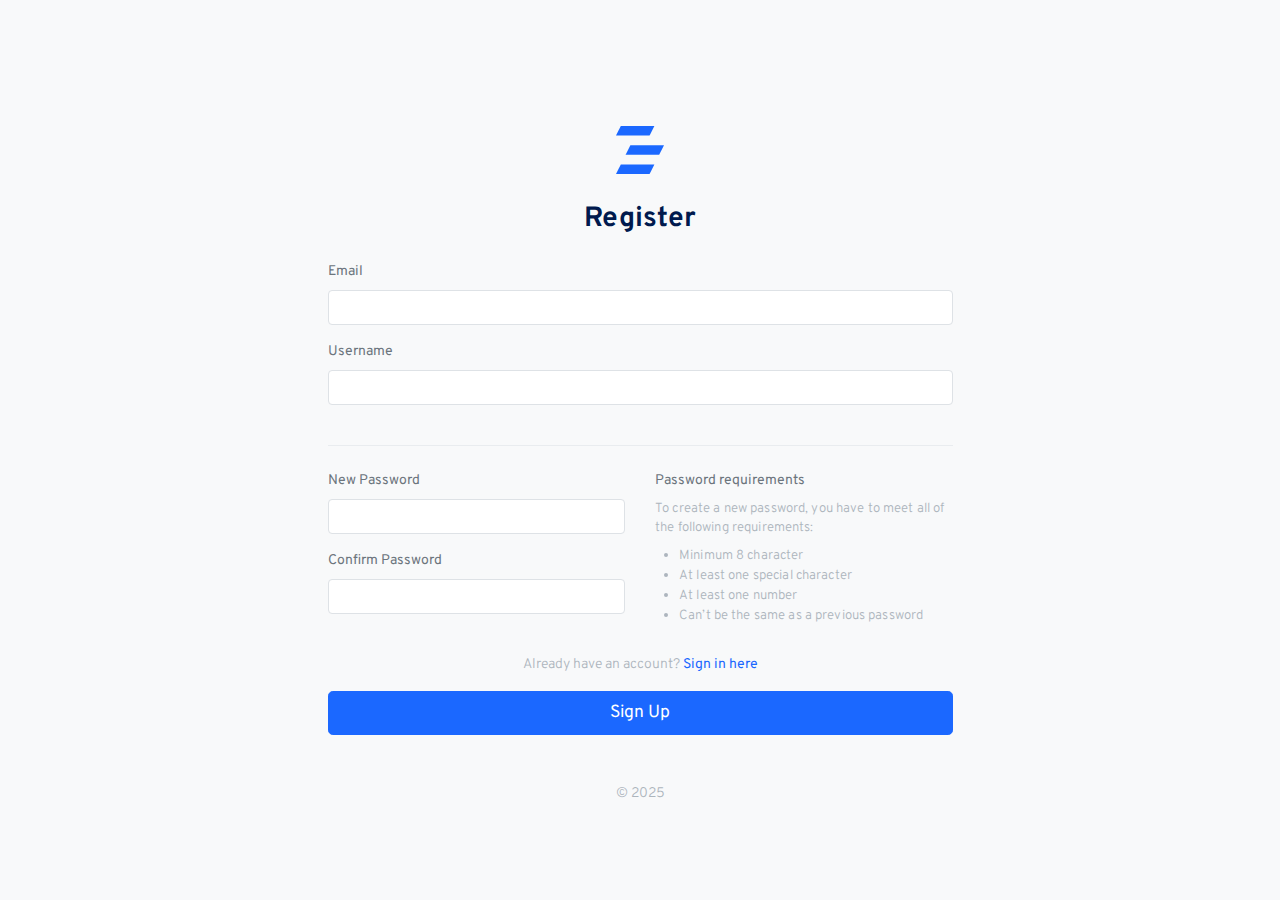
<file: CommunityKnowledgeSharingPlatform/wwwroot/auth-register.html>
<!doctype html>
<html lang="en">
<head>
    <meta charset="utf-8">
    <meta name="viewport" content="width=device-width, initial-scale=1, shrink-to-fit=no">
    <meta name="description" content="">
    <meta name="author" content="">
    <link rel="icon" href="assets/images/icon.webp">
    <title>Communa</title>
    <!-- Simple bar CSS -->
    <link rel="stylesheet" href="css/simplebar.css">
    <!-- Fonts CSS -->
    <link href="https://fonts.googleapis.com/css2?family=Overpass:ital,wght@0,100;0,200;0,300;0,400;0,600;0,700;0,800;0,900;1,100;1,200;1,300;1,400;1,600;1,700;1,800;1,900&display=swap" rel="stylesheet">
    <!-- Icons CSS -->
    <link rel="stylesheet" href="css/feather.css">
    <!-- App CSS -->
    <link rel="stylesheet" href="css/app-light.css" id="lightTheme">
    <link rel="stylesheet" href="css/app-dark.css" id="darkTheme" disabled>
</head>
  <body class="light ">
      <div class="wrapper vh-100">
          <div class="row align-items-center h-100">
              <form class="col-lg-6 col-md-8 col-10 mx-auto">
                  <div class="mx-auto text-center my-4">
                      <a class="navbar-brand mx-auto mt-2 flex-fill text-center" href="./index.html">
                          <svg version="1.1" id="logo" class="navbar-brand-img brand-md" xmlns="http://www.w3.org/2000/svg" xmlns:xlink="http://www.w3.org/1999/xlink" x="0px" y="0px" viewBox="0 0 120 120" xml:space="preserve">
                          <g>
                          <polygon class="st0" points="78,105 15,105 24,87 87,87 	" />
                          <polygon class="st0" points="96,69 33,69 42,51 105,51 	" />
                          <polygon class="st0" points="78,33 15,33 24,15 87,15 	" />
                </g>
              </svg>
                      </a>
                      <h2 class="my-3">Register</h2>
                  </div>
                  <div class="form-group">
                      <label for="inputEmail4">Email</label>
                      <input type="email" class="form-control" id="inputEmail4" required>
                  </div>
                  <div class="form-row">
                      <div class="form-group col-md-12">
                          <label for="username">Username</label>
                          <input type="text" id="username" class="form-control" required>
                      </div>
                  </div>
                  <hr class="my-4">
                  <div class="row mb-4">
                      <div class="col-md-6">
                          <div class="form-group">
                              <label for="inputPassword5">New Password</label>
                              <input type="password" class="form-control" id="inputPassword5" required>
                          </div>
                          <div class="form-group">
                              <label for="inputPassword6">Confirm Password</label>
                              <input type="password" class="form-control" id="inputPassword6" required>
                          </div>
                      </div>
                      <div class="col-md-6">
                          <p class="mb-2">Password requirements</p>
                          <p class="small text-muted mb-2"> To create a new password, you have to meet all of the following requirements: </p>
                          <ul class="small text-muted pl-4 mb-0">
                              <li> Minimum 8 character </li>
                              <li>At least one special character</li>
                              <li>At least one number</li>
                              <li>Can’t be the same as a previous password </li>
                          </ul>
                      </div>
                  </div>

                  <p class="mt-3 text-center">
                      <span class="text-muted">Already have an account? </span>
                      <a href="/auth-login.html" class="text-primary">Sign in here</a>
                  </p>

                  <input type="submit" class="btn btn-lg btn-primary btn-block" value="Sign Up">
                  <p class="mt-5 mb-3 text-muted text-center">© 2025</p>
              </form>
          </div>
      </div>
      <script src="js/jquery.min.js"></script>
      <script src="js/popper.min.js"></script>
      <script src="js/moment.min.js"></script>
      <script src="js/bootstrap.min.js"></script>
      <script src="js/simplebar.min.js"></script>
      <script src='js/jquery.stickOnScroll.js'></script>
      <script src="js/tinycolor-min.js"></script>
      <script src="js/config.js"></script>
      <script src="js/apps.js"></script>
      <script src="js/Pages_js/register.js"></script>
      <!-- Global site tag (gtag.js) - Google Analytics -->
      <script async src="https://www.googletagmanager.com/gtag/js?id=UA-56159088-1"></script>
      <script>
          window.dataLayer = window.dataLayer || [];

          function gtag() {
              dataLayer.push(arguments);
          }
          gtag('js', new Date());
          gtag('config', 'UA-56159088-1');
      </script>
  </body>
</html>
</body>
</html>
</file>
<file: CommunityKnowledgeSharingPlatform/wwwroot/css/simplebar.css>
[data-simplebar] {
  position: relative;
  flex-direction: column;
  flex-wrap: wrap;
  justify-content: flex-start;
  align-content: flex-start;
  align-items: flex-start;
}

.simplebar-wrapper {
  overflow: hidden;
  width: inherit;
  height: inherit;
  max-width: inherit;
  max-height: inherit;
}

.simplebar-mask {
  direction: inherit;
  position: absolute;
  overflow: hidden;
  padding: 0;
  margin: 0;
  left: 0;
  top: 0;
  bottom: 0;
  right: 0;
  width: auto !important;
  height: auto !important;
  z-index: 0;
}

.simplebar-offset {
  direction: inherit !important;
  box-sizing: inherit !important;
  resize: none !important;
  position: absolute;
  top: 0;
  left: 0;
  bottom: 0;
  right: 0;
  padding: 0;
  margin: 0;
  -webkit-overflow-scrolling: touch;
}

.simplebar-content-wrapper {
  direction: inherit;
  box-sizing: border-box !important;
  position: relative;
  display: block;
  height: 100%; /* Required for horizontal native scrollbar to not appear if parent is taller than natural height */
  width: auto;
  max-width: 100%; /* Not required for horizontal scroll to trigger */
  max-height: 100%; /* Needed for vertical scroll to trigger */
  scrollbar-width: none;
  -ms-overflow-style: none;
}

.simplebar-content-wrapper::-webkit-scrollbar,
.simplebar-hide-scrollbar::-webkit-scrollbar {
  width: 0;
  height: 0;
}

.simplebar-content:before,
.simplebar-content:after {
  content: ' ';
  display: table;
}

.simplebar-placeholder {
  max-height: 100%;
  max-width: 100%;
  width: 100%;
  pointer-events: none;
}

.simplebar-height-auto-observer-wrapper {
  box-sizing: inherit !important;
  height: 100%;
  width: 100%;
  max-width: 1px;
  position: relative;
  float: left;
  max-height: 1px;
  overflow: hidden;
  z-index: -1;
  padding: 0;
  margin: 0;
  pointer-events: none;
  flex-grow: inherit;
  flex-shrink: 0;
  flex-basis: 0;
}

.simplebar-height-auto-observer {
  box-sizing: inherit;
  display: block;
  opacity: 0;
  position: absolute;
  top: 0;
  left: 0;
  height: 1000%;
  width: 1000%;
  min-height: 1px;
  min-width: 1px;
  overflow: hidden;
  pointer-events: none;
  z-index: -1;
}

.simplebar-track {
  z-index: 1;
  position: absolute;
  right: 0;
  bottom: 0;
  pointer-events: none;
  overflow: hidden;
}

[data-simplebar].simplebar-dragging .simplebar-content {
  pointer-events: none;
  user-select: none;
  -webkit-user-select: none;
}

[data-simplebar].simplebar-dragging .simplebar-track {
  pointer-events: all;
}

.simplebar-scrollbar {
  position: absolute;
  left: 0;
  right: 0;
  min-height: 10px;
}

.simplebar-scrollbar:before {
  position: absolute;
  content: '';
  background: black;
  border-radius: 7px;
  left: 2px;
  right: 2px;
  opacity: 0;
  transition: opacity 0.2s linear;
}

.simplebar-scrollbar.simplebar-visible:before {
  /* When hovered, remove all transitions from drag handle */
  opacity: 0.5;
  transition: opacity 0s linear;
}

.simplebar-track.simplebar-vertical {
  top: 0;
  width: 11px;
}

.simplebar-track.simplebar-vertical .simplebar-scrollbar:before {
  top: 2px;
  bottom: 2px;
}

.simplebar-track.simplebar-horizontal {
  left: 0;
  height: 11px;
}

.simplebar-track.simplebar-horizontal .simplebar-scrollbar:before {
  height: 100%;
  left: 2px;
  right: 2px;
}

.simplebar-track.simplebar-horizontal .simplebar-scrollbar {
  right: auto;
  left: 0;
  top: 2px;
  height: 7px;
  min-height: 0;
  min-width: 10px;
  width: auto;
}

/* Rtl support */
[data-simplebar-direction='rtl'] .simplebar-track.simplebar-vertical {
  right: auto;
  left: 0;
}

.hs-dummy-scrollbar-size {
  direction: rtl;
  position: fixed;
  opacity: 0;
  visibility: hidden;
  height: 500px;
  width: 500px;
  overflow-y: hidden;
  overflow-x: scroll;
}

.simplebar-hide-scrollbar {
  position: fixed;
  left: 0;
  visibility: hidden;
  overflow-y: scroll;
  scrollbar-width: none;
  -ms-overflow-style: none;
}
</file>
<file: CommunityKnowledgeSharingPlatform/wwwroot/css/feather.css>
@charset "UTF-8";
@font-face {
  font-family: "feather";
  src: url("../fonts/feather.eot?29jl7i");
  src: url("../fonts/feather.eot?29jl7i#iefix") format("embedded-opentype"), url("../fonts/feather.ttf?29jl7i") format("truetype"), url("../fonts/feather.woff?29jl7i") format("woff"), url("../fonts/feather.svg?29jl7i#feather") format("svg");
  font-weight: normal;
  font-style: normal;
  font-display: block; }

.fe {
  /* use !important to prevent issues with browser extensions that change fonts */
  font-family: "feather" !important;
  speak: none;
  font-style: normal;
  font-weight: normal;
  font-variant: normal;
  text-transform: none;
  line-height: 1;
  /* Better Font Rendering =========== */
  -webkit-font-smoothing: antialiased;
  -moz-osx-font-smoothing: grayscale; }

.fe-32 {
  font-size: 32px; }

.fe-24 {
  font-size: 24px; }

.fe-16 {
  font-size: 16px; }

.fe-12 {
  font-size: 12px; }

.fe-activity:before {
  content: ""; }

.fe-airplay:before {
  content: ""; }

.fe-alert-circle:before {
  content: ""; }

.fe-alert-octagon:before {
  content: ""; }

.fe-alert-triangle:before {
  content: ""; }

.fe-align-center:before {
  content: ""; }

.fe-align-justify:before {
  content: ""; }

.fe-align-left:before {
  content: ""; }

.fe-align-right:before {
  content: ""; }

.fe-anchor:before {
  content: ""; }

.fe-aperture:before {
  content: ""; }

.fe-archive:before {
  content: ""; }

.fe-arrow-down:before {
  content: ""; }

.fe-arrow-down-circle:before {
  content: ""; }

.fe-arrow-down-left:before {
  content: ""; }

.fe-arrow-down-right:before {
  content: ""; }

.fe-arrow-left:before {
  content: ""; }

.fe-arrow-left-circle:before {
  content: ""; }

.fe-arrow-right:before {
  content: ""; }

.fe-arrow-right-circle:before {
  content: ""; }

.fe-arrow-up:before {
  content: ""; }

.fe-arrow-up-circle:before {
  content: ""; }

.fe-arrow-up-left:before {
  content: ""; }

.fe-arrow-up-right:before {
  content: ""; }

.fe-at-sign:before {
  content: ""; }

.fe-award:before {
  content: ""; }

.fe-bar-chart:before {
  content: ""; }

.fe-bar-chart-2:before {
  content: ""; }

.fe-battery:before {
  content: ""; }

.fe-battery-charging:before {
  content: ""; }

.fe-bell:before {
  content: ""; }

.fe-bell-off:before {
  content: ""; }

.fe-bluetooth:before {
  content: ""; }

.fe-bold:before {
  content: ""; }

.fe-book:before {
  content: ""; }

.fe-book-open:before {
  content: ""; }

.fe-bookmark:before {
  content: ""; }

.fe-box:before {
  content: ""; }

.fe-briefcase:before {
  content: ""; }

.fe-calendar:before {
  content: ""; }

.fe-camera:before {
  content: ""; }

.fe-camera-off:before {
  content: ""; }

.fe-cast:before {
  content: ""; }

.fe-check:before {
  content: ""; }

.fe-check-circle:before {
  content: ""; }

.fe-check-square:before {
  content: ""; }

.fe-chevron-down:before {
  content: ""; }

.fe-chevron-left:before {
  content: ""; }

.fe-chevron-right:before {
  content: ""; }

.fe-chevron-up:before {
  content: ""; }

.fe-chevrons-down:before {
  content: ""; }

.fe-chevrons-left:before {
  content: ""; }

.fe-chevrons-right:before {
  content: ""; }

.fe-chevrons-up:before {
  content: ""; }

.fe-chrome:before {
  content: ""; }

.fe-circle:before {
  content: ""; }

.fe-clipboard:before {
  content: ""; }

.fe-clock:before {
  content: ""; }

.fe-cloud:before {
  content: ""; }

.fe-cloud-drizzle:before {
  content: ""; }

.fe-cloud-lightning:before {
  content: ""; }

.fe-cloud-off:before {
  content: ""; }

.fe-cloud-rain:before {
  content: ""; }

.fe-cloud-snow:before {
  content: ""; }

.fe-code:before {
  content: ""; }

.fe-codepen:before {
  content: ""; }

.fe-codesandbox:before {
  content: ""; }

.fe-coffee:before {
  content: ""; }

.fe-columns:before {
  content: ""; }

.fe-command:before {
  content: ""; }

.fe-compass:before {
  content: ""; }

.fe-copy:before {
  content: ""; }

.fe-corner-down-left:before {
  content: ""; }

.fe-corner-down-right:before {
  content: ""; }

.fe-corner-left-down:before {
  content: ""; }

.fe-corner-left-up:before {
  content: ""; }

.fe-corner-right-down:before {
  content: ""; }

.fe-corner-right-up:before {
  content: ""; }

.fe-corner-up-left:before {
  content: ""; }

.fe-corner-up-right:before {
  content: ""; }

.fe-cpu:before {
  content: ""; }

.fe-credit-card:before {
  content: ""; }

.fe-crop:before {
  content: ""; }

.fe-crosshair:before {
  content: ""; }

.fe-database:before {
  content: ""; }

.fe-delete:before {
  content: ""; }

.fe-disc:before {
  content: ""; }

.fe-dollar-sign:before {
  content: ""; }

.fe-download:before {
  content: ""; }

.fe-download-cloud:before {
  content: ""; }

.fe-droplet:before {
  content: ""; }

.fe-edit:before {
  content: ""; }

.fe-edit-2:before {
  content: ""; }

.fe-edit-3:before {
  content: ""; }

.fe-external-link:before {
  content: ""; }

.fe-eye:before {
  content: ""; }

.fe-eye-off:before {
  content: ""; }

.fe-facebook:before {
  content: ""; }

.fe-fast-forward:before {
  content: ""; }

.fe-feather:before {
  content: ""; }

.fe-figma:before {
  content: ""; }

.fe-file:before {
  content: ""; }

.fe-file-minus:before {
  content: ""; }

.fe-file-plus:before {
  content: ""; }

.fe-file-text:before {
  content: ""; }

.fe-film:before {
  content: ""; }

.fe-filter:before {
  content: ""; }

.fe-flag:before {
  content: ""; }

.fe-folder:before {
  content: ""; }

.fe-folder-minus:before {
  content: ""; }

.fe-folder-plus:before {
  content: ""; }

.fe-framer:before {
  content: ""; }

.fe-frown:before {
  content: ""; }

.fe-gift:before {
  content: ""; }

.fe-git-branch:before {
  content: ""; }

.fe-git-commit:before {
  content: ""; }

.fe-git-merge:before {
  content: ""; }

.fe-git-pull-request:before {
  content: ""; }

.fe-github:before {
  content: ""; }

.fe-gitlab:before {
  content: ""; }

.fe-globe:before {
  content: ""; }

.fe-grid:before {
  content: ""; }

.fe-hard-drive:before {
  content: ""; }

.fe-hash:before {
  content: ""; }

.fe-headphones:before {
  content: ""; }

.fe-heart:before {
  content: ""; }

.fe-help-circle:before {
  content: ""; }

.fe-hexagon:before {
  content: ""; }

.fe-home:before {
  content: ""; }

.fe-image:before {
  content: ""; }

.fe-inbox:before {
  content: ""; }

.fe-info:before {
  content: ""; }

.fe-instagram:before {
  content: ""; }

.fe-italic:before {
  content: ""; }

.fe-key:before {
  content: ""; }

.fe-layers:before {
  content: ""; }

.fe-layout:before {
  content: ""; }

.fe-life-buoy:before {
  content: ""; }

.fe-link:before {
  content: ""; }

.fe-link-2:before {
  content: ""; }

.fe-linkedin:before {
  content: ""; }

.fe-list:before {
  content: ""; }

.fe-loader:before {
  content: ""; }

.fe-lock:before {
  content: ""; }

.fe-log-in:before {
  content: ""; }

.fe-log-out:before {
  content: ""; }

.fe-mail:before {
  content: ""; }

.fe-map:before {
  content: ""; }

.fe-map-pin:before {
  content: ""; }

.fe-maximize:before {
  content: ""; }

.fe-maximize-2:before {
  content: ""; }

.fe-meh:before {
  content: ""; }

.fe-menu:before {
  content: ""; }

.fe-message-circle:before {
  content: ""; }

.fe-message-square:before {
  content: ""; }

.fe-mic:before {
  content: ""; }

.fe-mic-off:before {
  content: ""; }

.fe-minimize:before {
  content: ""; }

.fe-minimize-2:before {
  content: ""; }

.fe-minus:before {
  content: ""; }

.fe-minus-circle:before {
  content: ""; }

.fe-minus-square:before {
  content: ""; }

.fe-monitor:before {
  content: ""; }

.fe-moon:before {
  content: ""; }

.fe-more-horizontal:before {
  content: ""; }

.fe-more-vertical:before {
  content: ""; }

.fe-mouse-pointer:before {
  content: ""; }

.fe-move:before {
  content: ""; }

.fe-music:before {
  content: ""; }

.fe-navigation:before {
  content: ""; }

.fe-navigation-2:before {
  content: ""; }

.fe-octagon:before {
  content: ""; }

.fe-package:before {
  content: ""; }

.fe-paperclip:before {
  content: ""; }

.fe-pause:before {
  content: ""; }

.fe-pause-circle:before {
  content: ""; }

.fe-pen-tool:before {
  content: ""; }

.fe-percent:before {
  content: ""; }

.fe-phone:before {
  content: ""; }

.fe-phone-call:before {
  content: ""; }

.fe-phone-forwarded:before {
  content: ""; }

.fe-phone-incoming:before {
  content: ""; }

.fe-phone-missed:before {
  content: ""; }

.fe-phone-off:before {
  content: ""; }

.fe-phone-outgoing:before {
  content: ""; }

.fe-pie-chart:before {
  content: ""; }

.fe-play:before {
  content: ""; }

.fe-play-circle:before {
  content: ""; }

.fe-plus:before {
  content: ""; }

.fe-plus-circle:before {
  content: ""; }

.fe-plus-square:before {
  content: ""; }

.fe-pocket:before {
  content: ""; }

.fe-power:before {
  content: ""; }

.fe-printer:before {
  content: ""; }

.fe-radio:before {
  content: ""; }

.fe-refresh-ccw:before {
  content: ""; }

.fe-refresh-cw:before {
  content: ""; }

.fe-repeat:before {
  content: ""; }

.fe-rewind:before {
  content: ""; }

.fe-rotate-ccw:before {
  content: ""; }

.fe-rotate-cw:before {
  content: ""; }

.fe-rss:before {
  content: ""; }

.fe-save:before {
  content: ""; }

.fe-scissors:before {
  content: ""; }

.fe-search:before {
  content: ""; }

.fe-send:before {
  content: ""; }

.fe-server:before {
  content: ""; }

.fe-settings:before {
  content: ""; }

.fe-share:before {
  content: ""; }

.fe-share-2:before {
  content: ""; }

.fe-shield:before {
  content: ""; }

.fe-shield-off:before {
  content: ""; }

.fe-shopping-bag:before {
  content: ""; }

.fe-shopping-cart:before {
  content: ""; }

.fe-shuffle:before {
  content: ""; }

.fe-sidebar:before {
  content: ""; }

.fe-skip-back:before {
  content: ""; }

.fe-skip-forward:before {
  content: ""; }

.fe-slack:before {
  content: ""; }

.fe-slash:before {
  content: ""; }

.fe-sliders:before {
  content: ""; }

.fe-smartphone:before {
  content: ""; }

.fe-smile:before {
  content: ""; }

.fe-speaker:before {
  content: ""; }

.fe-square:before {
  content: ""; }

.fe-star:before {
  content: ""; }

.fe-stop-circle:before {
  content: ""; }

.fe-sun:before {
  content: ""; }

.fe-sunrise:before {
  content: ""; }

.fe-sunset:before {
  content: ""; }

.fe-tablet:before {
  content: ""; }

.fe-tag:before {
  content: ""; }

.fe-target:before {
  content: ""; }

.fe-terminal:before {
  content: ""; }

.fe-thermometer:before {
  content: ""; }

.fe-thumbs-down:before {
  content: ""; }

.fe-thumbs-up:before {
  content: ""; }

.fe-toggle-left:before {
  content: ""; }

.fe-toggle-right:before {
  content: ""; }

.fe-tool:before {
  content: ""; }

.fe-trash:before {
  content: ""; }

.fe-trash-2:before {
  content: ""; }

.fe-trello:before {
  content: ""; }

.fe-trending-down:before {
  content: ""; }

.fe-trending-up:before {
  content: ""; }

.fe-triangle:before {
  content: ""; }

.fe-truck:before {
  content: ""; }

.fe-tv:before {
  content: ""; }

.fe-twitch:before {
  content: ""; }

.fe-twitter:before {
  content: ""; }

.fe-type:before {
  content: ""; }

.fe-umbrella:before {
  content: ""; }

.fe-underline:before {
  content: ""; }

.fe-unlock:before {
  content: ""; }

.fe-upload:before {
  content: ""; }

.fe-upload-cloud:before {
  content: ""; }

.fe-user:before {
  content: ""; }

.fe-user-check:before {
  content: ""; }

.fe-user-minus:before {
  content: ""; }

.fe-user-plus:before {
  content: ""; }

.fe-user-x:before {
  content: ""; }

.fe-users:before {
  content: ""; }

.fe-video:before {
  content: ""; }

.fe-video-off:before {
  content: ""; }

.fe-voicemail:before {
  content: ""; }

.fe-volume:before {
  content: ""; }

.fe-volume-1:before {
  content: ""; }

.fe-volume-2:before {
  content: ""; }

.fe-volume-x:before {
  content: ""; }

.fe-watch:before {
  content: ""; }

.fe-wifi:before {
  content: ""; }

.fe-wifi-off:before {
  content: ""; }

.fe-wind:before {
  content: ""; }

.fe-x:before {
  content: ""; }

.fe-x-circle:before {
  content: ""; }

.fe-x-octagon:before {
  content: ""; }

.fe-x-square:before {
  content: ""; }

.fe-youtube:before {
  content: ""; }

.fe-zap:before {
  content: ""; }

.fe-zap-off:before {
  content: ""; }

.fe-zoom-in:before {
  content: ""; }

.fe-zoom-out:before {
  content: ""; }
</file>
<file: CommunityKnowledgeSharingPlatform/wwwroot/css/app-light.css>
/* card */
/* form */
/* table */
/* paging */
/* tabs */
/* dropdown */
/* list group */
/* modal */
/* tabs */
/* progress */
/*!
 * Bootstrap v4.5.0 (https://getbootstrap.com/)
 * Copyright 2011-2020 The Bootstrap Authors
 * Copyright 2011-2020 Twitter, Inc.
 * Licensed under MIT (https://github.com/twbs/bootstrap/blob/master/LICENSE)
 */
:root {
  --blue: #1b68ff;
  --indigo: #6610f2;
  --purple: #6f42c1;
  --pink: #e83e8c;
  --red: #dc3545;
  --orange: #fd7e14;
  --yellow: #eea303;
  --green: #3ad29f;
  --teal: #20c997;
  --cyan: #17a2b8;
  --white: #ffffff;
  --gray: #6c757d;
  --gray-dark: #343a40;
  --primary: #1b68ff;
  --secondary: #6c757d;
  --success: #3ad29f;
  --info: #17a2b8;
  --warning: #eea303;
  --danger: #dc3545;
  --light: #f8f9fa;
  --dark: #343a40;
  --breakpoint-xs: 0;
  --breakpoint-sm: 576px;
  --breakpoint-md: 768px;
  --breakpoint-lg: 992px;
  --breakpoint-xl: 1200px;
  --font-family-sans-serif: "Overpass", sans-serif;
  --font-family-monospace: SFMono-Regular, Menlo, Monaco, Consolas, "Liberation Mono", "Courier New", monospace; }

*,
*::before,
*::after {
  box-sizing: border-box; }

html {
  font-family: sans-serif;
  line-height: 1.15;
  -webkit-text-size-adjust: 100%;
  -webkit-tap-highlight-color: rgba(0, 0, 0, 0); }

article, aside, figcaption, figure, footer, header, hgroup, main, nav, section {
  display: block; }

body {
  margin: 0;
  font-family: "Overpass", sans-serif;
  font-size: 0.875rem;
  font-weight: 400;
  line-height: 1.5;
  color: #6c757d;
  text-align: left;
  background-color: #f8f9fa; }

[tabindex="-1"]:focus:not(:focus-visible) {
  outline: 0 !important; }

hr {
  box-sizing: content-box;
  height: 0;
  overflow: visible; }

h1, h2, h3, h4, h5, h6 {
  margin-top: 0;
  margin-bottom: 0.5rem; }

p {
  margin-top: 0;
  margin-bottom: 1rem; }

abbr[title],
abbr[data-original-title] {
  text-decoration: underline;
  text-decoration: underline dotted;
  cursor: help;
  border-bottom: 0;
  text-decoration-skip-ink: none; }

address {
  margin-bottom: 1rem;
  font-style: normal;
  line-height: inherit; }

ol,
ul,
dl {
  margin-top: 0;
  margin-bottom: 1rem; }

ol ol,
ul ul,
ol ul,
ul ol {
  margin-bottom: 0; }

dt {
  font-weight: 600; }

dd {
  margin-bottom: .5rem;
  margin-left: 0; }

blockquote {
  margin: 0 0 1rem; }

b,
strong {
  font-weight: 700; }

small {
  font-size: 80%; }

sub,
sup {
  position: relative;
  font-size: 75%;
  line-height: 0;
  vertical-align: baseline; }

sub {
  bottom: -.25em; }

sup {
  top: -.5em; }

a {
  color: #1b68ff;
  text-decoration: none;
  background-color: transparent; }
  a:hover {
    color: #0045ce;
    text-decoration: underline; }

a:not([href]) {
  color: inherit;
  text-decoration: none; }
  a:not([href]):hover {
    color: inherit;
    text-decoration: none; }

pre,
code,
kbd,
samp {
  font-family: SFMono-Regular, Menlo, Monaco, Consolas, "Liberation Mono", "Courier New", monospace;
  font-size: 1em; }

pre {
  margin-top: 0;
  margin-bottom: 1rem;
  overflow: auto;
  -ms-overflow-style: scrollbar; }

figure {
  margin: 0 0 1rem; }

img {
  vertical-align: middle;
  border-style: none; }

svg {
  overflow: hidden;
  vertical-align: middle; }

table {
  border-collapse: collapse; }

caption {
  padding-top: 0.75rem;
  padding-bottom: 0.75rem;
  color: #6c757d;
  text-align: left;
  caption-side: bottom; }

th {
  text-align: inherit; }

label {
  display: inline-block;
  margin-bottom: 0.5rem; }

button {
  border-radius: 0; }

button:focus {
  outline: 1px dotted;
  outline: 5px auto -webkit-focus-ring-color; }

input,
button,
select,
optgroup,
textarea {
  margin: 0;
  font-family: inherit;
  font-size: inherit;
  line-height: inherit; }

button,
input {
  overflow: visible; }

button,
select {
  text-transform: none; }

[role="button"] {
  cursor: pointer; }

select {
  word-wrap: normal; }

button,
[type="button"],
[type="reset"],
[type="submit"] {
  -webkit-appearance: button; }

button:not(:disabled),
[type="button"]:not(:disabled),
[type="reset"]:not(:disabled),
[type="submit"]:not(:disabled) {
  cursor: pointer; }

button::-moz-focus-inner,
[type="button"]::-moz-focus-inner,
[type="reset"]::-moz-focus-inner,
[type="submit"]::-moz-focus-inner {
  padding: 0;
  border-style: none; }

input[type="radio"],
input[type="checkbox"] {
  box-sizing: border-box;
  padding: 0; }

textarea {
  overflow: auto;
  resize: vertical; }

fieldset {
  min-width: 0;
  padding: 0;
  margin: 0;
  border: 0; }

legend {
  display: block;
  width: 100%;
  max-width: 100%;
  padding: 0;
  margin-bottom: .5rem;
  font-size: 1.5rem;
  line-height: inherit;
  color: inherit;
  white-space: normal; }
  @media (max-width: 1200px) {
    legend {
      font-size: calc(1.275rem + 0.3vw) ; } }

progress {
  vertical-align: baseline; }

[type="number"]::-webkit-inner-spin-button,
[type="number"]::-webkit-outer-spin-button {
  height: auto; }

[type="search"] {
  outline-offset: -2px;
  -webkit-appearance: none; }

[type="search"]::-webkit-search-decoration {
  -webkit-appearance: none; }

::-webkit-file-upload-button {
  font: inherit;
  -webkit-appearance: button; }

output {
  display: inline-block; }

summary {
  display: list-item;
  cursor: pointer; }

template {
  display: none; }

[hidden] {
  display: none !important; }

h1, h2, h3, h4, h5, h6,
.h1, .h2, .h3, .h4, .h5, .h6 {
  margin-bottom: 0.5rem;
  font-weight: 500;
  line-height: 1.2;
  color: #001a4e; }

h1, .h1 {
  font-size: 2.1875rem; }
  @media (max-width: 1200px) {
    h1, .h1 {
      font-size: calc(1.34375rem + 1.125vw) ; } }

h2, .h2 {
  font-size: 1.75rem; }
  @media (max-width: 1200px) {
    h2, .h2 {
      font-size: calc(1.3rem + 0.6vw) ; } }

h3, .h3 {
  font-size: 1.53125rem; }
  @media (max-width: 1200px) {
    h3, .h3 {
      font-size: calc(1.27812rem + 0.3375vw) ; } }

h4, .h4 {
  font-size: 1.3125rem; }
  @media (max-width: 1200px) {
    h4, .h4 {
      font-size: calc(1.25625rem + 0.075vw) ; } }

h5, .h5 {
  font-size: 1.09375rem; }

h6, .h6 {
  font-size: 0.875rem; }

.lead {
  font-size: 1.09375rem;
  font-weight: 300; }

.display-1 {
  font-size: 6rem;
  font-weight: 300;
  line-height: 1.2; }
  @media (max-width: 1200px) {
    .display-1 {
      font-size: calc(1.725rem + 5.7vw) ; } }

.display-2 {
  font-size: 5.5rem;
  font-weight: 300;
  line-height: 1.2; }
  @media (max-width: 1200px) {
    .display-2 {
      font-size: calc(1.675rem + 5.1vw) ; } }

.display-3 {
  font-size: 4.5rem;
  font-weight: 300;
  line-height: 1.2; }
  @media (max-width: 1200px) {
    .display-3 {
      font-size: calc(1.575rem + 3.9vw) ; } }

.display-4 {
  font-size: 3.5rem;
  font-weight: 300;
  line-height: 1.2; }
  @media (max-width: 1200px) {
    .display-4 {
      font-size: calc(1.475rem + 2.7vw) ; } }

hr {
  margin-top: 1rem;
  margin-bottom: 1rem;
  border: 0;
  border-top: 1px solid #e9ecef; }

small,
.small {
  font-size: 80%;
  font-weight: 400; }

mark,
.mark {
  padding: 0.2em;
  background-color: #fcf8e3; }

.list-unstyled {
  padding-left: 0;
  list-style: none; }

.list-inline {
  padding-left: 0;
  list-style: none; }

.list-inline-item {
  display: inline-block; }
  .list-inline-item:not(:last-child) {
    margin-right: 0.5rem; }

.initialism {
  font-size: 90%;
  text-transform: uppercase; }

.blockquote {
  margin-bottom: 1rem;
  font-size: 1.09375rem; }

.blockquote-footer {
  display: block;
  font-size: 80%;
  color: #6c757d; }
  .blockquote-footer::before {
    content: "\2014\00A0"; }

.img-fluid {
  max-width: 100%;
  height: auto; }

.img-thumbnail {
  padding: 0.25rem;
  background-color: #f8f9fa;
  border: 1px solid #dee2e6;
  border-radius: 0.25rem;
  max-width: 100%;
  height: auto; }

.figure {
  display: inline-block; }

.figure-img {
  margin-bottom: 0.5rem;
  line-height: 1; }

.figure-caption {
  font-size: 90%;
  color: #6c757d; }

code {
  font-size: 87.5%;
  color: #e83e8c;
  word-wrap: break-word; }
  a > code {
    color: inherit; }

kbd {
  padding: 0.2rem 0.4rem;
  font-size: 87.5%;
  color: #ffffff;
  background-color: #212529;
  border-radius: 0.2rem; }
  kbd kbd {
    padding: 0;
    font-size: 100%;
    font-weight: 600; }

pre {
  display: block;
  font-size: 87.5%;
  color: #212529; }
  pre code {
    font-size: inherit;
    color: inherit;
    word-break: normal; }

.pre-scrollable {
  max-height: 340px;
  overflow-y: scroll; }

.container {
  width: 100%;
  padding-right: 15px;
  padding-left: 15px;
  margin-right: auto;
  margin-left: auto; }
  @media (min-width: 576px) {
    .container {
      max-width: 540px; } }
  @media (min-width: 768px) {
    .container {
      max-width: 720px; } }
  @media (min-width: 992px) {
    .container {
      max-width: 960px; } }
  @media (min-width: 1200px) {
    .container {
      max-width: 1140px; } }

.container-fluid, .container-sm, .container-md, .container-lg, .container-xl {
  width: 100%;
  padding-right: 15px;
  padding-left: 15px;
  margin-right: auto;
  margin-left: auto; }

@media (min-width: 576px) {
  .container, .container-sm {
    max-width: 540px; } }

@media (min-width: 768px) {
  .container, .container-sm, .container-md {
    max-width: 720px; } }

@media (min-width: 992px) {
  .container, .container-sm, .container-md, .container-lg {
    max-width: 960px; } }

@media (min-width: 1200px) {
  .container, .container-sm, .container-md, .container-lg, .container-xl {
    max-width: 1140px; } }

.row {
  display: flex;
  flex-wrap: wrap;
  margin-right: -15px;
  margin-left: -15px; }

.no-gutters {
  margin-right: 0;
  margin-left: 0; }
  .no-gutters > .col,
  .no-gutters > [class*="col-"] {
    padding-right: 0;
    padding-left: 0; }

.col-1, .col-2, .col-3, .col-4, .col-5, .col-6, .col-7, .col-8, .col-9, .col-10, .col-11, .col-12, .col,
.col-auto, .col-sm-1, .col-sm-2, .col-sm-3, .col-sm-4, .col-sm-5, .col-sm-6, .col-sm-7, .col-sm-8, .col-sm-9, .col-sm-10, .col-sm-11, .col-sm-12, .col-sm,
.col-sm-auto, .col-md-1, .col-md-2, .col-md-3, .col-md-4, .col-md-5, .col-md-6, .col-md-7, .col-md-8, .col-md-9, .col-md-10, .col-md-11, .col-md-12, .col-md,
.col-md-auto, .col-lg-1, .col-lg-2, .col-lg-3, .col-lg-4, .col-lg-5, .col-lg-6, .col-lg-7, .col-lg-8, .col-lg-9, .col-lg-10, .col-lg-11, .col-lg-12, .col-lg,
.col-lg-auto, .col-xl-1, .col-xl-2, .col-xl-3, .col-xl-4, .col-xl-5, .col-xl-6, .col-xl-7, .col-xl-8, .col-xl-9, .col-xl-10, .col-xl-11, .col-xl-12, .col-xl,
.col-xl-auto {
  position: relative;
  width: 100%;
  padding-right: 15px;
  padding-left: 15px; }

.col {
  flex-basis: 0;
  flex-grow: 1;
  min-width: 0;
  max-width: 100%; }

.row-cols-1 > * {
  flex: 0 0 100%;
  max-width: 100%; }

.row-cols-2 > * {
  flex: 0 0 50%;
  max-width: 50%; }

.row-cols-3 > * {
  flex: 0 0 33.33333%;
  max-width: 33.33333%; }

.row-cols-4 > * {
  flex: 0 0 25%;
  max-width: 25%; }

.row-cols-5 > * {
  flex: 0 0 20%;
  max-width: 20%; }

.row-cols-6 > * {
  flex: 0 0 16.66667%;
  max-width: 16.66667%; }

.col-auto {
  flex: 0 0 auto;
  width: auto;
  max-width: 100%; }

.col-1 {
  flex: 0 0 8.33333%;
  max-width: 8.33333%; }

.col-2 {
  flex: 0 0 16.66667%;
  max-width: 16.66667%; }

.col-3 {
  flex: 0 0 25%;
  max-width: 25%; }

.col-4 {
  flex: 0 0 33.33333%;
  max-width: 33.33333%; }

.col-5 {
  flex: 0 0 41.66667%;
  max-width: 41.66667%; }

.col-6 {
  flex: 0 0 50%;
  max-width: 50%; }

.col-7 {
  flex: 0 0 58.33333%;
  max-width: 58.33333%; }

.col-8 {
  flex: 0 0 66.66667%;
  max-width: 66.66667%; }

.col-9 {
  flex: 0 0 75%;
  max-width: 75%; }

.col-10 {
  flex: 0 0 83.33333%;
  max-width: 83.33333%; }

.col-11 {
  flex: 0 0 91.66667%;
  max-width: 91.66667%; }

.col-12 {
  flex: 0 0 100%;
  max-width: 100%; }

.order-first {
  order: -1; }

.order-last {
  order: 13; }

.order-0 {
  order: 0; }

.order-1 {
  order: 1; }

.order-2 {
  order: 2; }

.order-3 {
  order: 3; }

.order-4 {
  order: 4; }

.order-5 {
  order: 5; }

.order-6 {
  order: 6; }

.order-7 {
  order: 7; }

.order-8 {
  order: 8; }

.order-9 {
  order: 9; }

.order-10 {
  order: 10; }

.order-11 {
  order: 11; }

.order-12 {
  order: 12; }

.offset-1 {
  margin-left: 8.33333%; }

.offset-2 {
  margin-left: 16.66667%; }

.offset-3 {
  margin-left: 25%; }

.offset-4 {
  margin-left: 33.33333%; }

.offset-5 {
  margin-left: 41.66667%; }

.offset-6 {
  margin-left: 50%; }

.offset-7 {
  margin-left: 58.33333%; }

.offset-8 {
  margin-left: 66.66667%; }

.offset-9 {
  margin-left: 75%; }

.offset-10 {
  margin-left: 83.33333%; }

.offset-11 {
  margin-left: 91.66667%; }

@media (min-width: 576px) {
  .col-sm {
    flex-basis: 0;
    flex-grow: 1;
    min-width: 0;
    max-width: 100%; }
  .row-cols-sm-1 > * {
    flex: 0 0 100%;
    max-width: 100%; }
  .row-cols-sm-2 > * {
    flex: 0 0 50%;
    max-width: 50%; }
  .row-cols-sm-3 > * {
    flex: 0 0 33.33333%;
    max-width: 33.33333%; }
  .row-cols-sm-4 > * {
    flex: 0 0 25%;
    max-width: 25%; }
  .row-cols-sm-5 > * {
    flex: 0 0 20%;
    max-width: 20%; }
  .row-cols-sm-6 > * {
    flex: 0 0 16.66667%;
    max-width: 16.66667%; }
  .col-sm-auto {
    flex: 0 0 auto;
    width: auto;
    max-width: 100%; }
  .col-sm-1 {
    flex: 0 0 8.33333%;
    max-width: 8.33333%; }
  .col-sm-2 {
    flex: 0 0 16.66667%;
    max-width: 16.66667%; }
  .col-sm-3 {
    flex: 0 0 25%;
    max-width: 25%; }
  .col-sm-4 {
    flex: 0 0 33.33333%;
    max-width: 33.33333%; }
  .col-sm-5 {
    flex: 0 0 41.66667%;
    max-width: 41.66667%; }
  .col-sm-6 {
    flex: 0 0 50%;
    max-width: 50%; }
  .col-sm-7 {
    flex: 0 0 58.33333%;
    max-width: 58.33333%; }
  .col-sm-8 {
    flex: 0 0 66.66667%;
    max-width: 66.66667%; }
  .col-sm-9 {
    flex: 0 0 75%;
    max-width: 75%; }
  .col-sm-10 {
    flex: 0 0 83.33333%;
    max-width: 83.33333%; }
  .col-sm-11 {
    flex: 0 0 91.66667%;
    max-width: 91.66667%; }
  .col-sm-12 {
    flex: 0 0 100%;
    max-width: 100%; }
  .order-sm-first {
    order: -1; }
  .order-sm-last {
    order: 13; }
  .order-sm-0 {
    order: 0; }
  .order-sm-1 {
    order: 1; }
  .order-sm-2 {
    order: 2; }
  .order-sm-3 {
    order: 3; }
  .order-sm-4 {
    order: 4; }
  .order-sm-5 {
    order: 5; }
  .order-sm-6 {
    order: 6; }
  .order-sm-7 {
    order: 7; }
  .order-sm-8 {
    order: 8; }
  .order-sm-9 {
    order: 9; }
  .order-sm-10 {
    order: 10; }
  .order-sm-11 {
    order: 11; }
  .order-sm-12 {
    order: 12; }
  .offset-sm-0 {
    margin-left: 0; }
  .offset-sm-1 {
    margin-left: 8.33333%; }
  .offset-sm-2 {
    margin-left: 16.66667%; }
  .offset-sm-3 {
    margin-left: 25%; }
  .offset-sm-4 {
    margin-left: 33.33333%; }
  .offset-sm-5 {
    margin-left: 41.66667%; }
  .offset-sm-6 {
    margin-left: 50%; }
  .offset-sm-7 {
    margin-left: 58.33333%; }
  .offset-sm-8 {
    margin-left: 66.66667%; }
  .offset-sm-9 {
    margin-left: 75%; }
  .offset-sm-10 {
    margin-left: 83.33333%; }
  .offset-sm-11 {
    margin-left: 91.66667%; } }

@media (min-width: 768px) {
  .col-md {
    flex-basis: 0;
    flex-grow: 1;
    min-width: 0;
    max-width: 100%; }
  .row-cols-md-1 > * {
    flex: 0 0 100%;
    max-width: 100%; }
  .row-cols-md-2 > * {
    flex: 0 0 50%;
    max-width: 50%; }
  .row-cols-md-3 > * {
    flex: 0 0 33.33333%;
    max-width: 33.33333%; }
  .row-cols-md-4 > * {
    flex: 0 0 25%;
    max-width: 25%; }
  .row-cols-md-5 > * {
    flex: 0 0 20%;
    max-width: 20%; }
  .row-cols-md-6 > * {
    flex: 0 0 16.66667%;
    max-width: 16.66667%; }
  .col-md-auto {
    flex: 0 0 auto;
    width: auto;
    max-width: 100%; }
  .col-md-1 {
    flex: 0 0 8.33333%;
    max-width: 8.33333%; }
  .col-md-2 {
    flex: 0 0 16.66667%;
    max-width: 16.66667%; }
  .col-md-3 {
    flex: 0 0 25%;
    max-width: 25%; }
  .col-md-4 {
    flex: 0 0 33.33333%;
    max-width: 33.33333%; }
  .col-md-5 {
    flex: 0 0 41.66667%;
    max-width: 41.66667%; }
  .col-md-6 {
    flex: 0 0 50%;
    max-width: 50%; }
  .col-md-7 {
    flex: 0 0 58.33333%;
    max-width: 58.33333%; }
  .col-md-8 {
    flex: 0 0 66.66667%;
    max-width: 66.66667%; }
  .col-md-9 {
    flex: 0 0 75%;
    max-width: 75%; }
  .col-md-10 {
    flex: 0 0 83.33333%;
    max-width: 83.33333%; }
  .col-md-11 {
    flex: 0 0 91.66667%;
    max-width: 91.66667%; }
  .col-md-12 {
    flex: 0 0 100%;
    max-width: 100%; }
  .order-md-first {
    order: -1; }
  .order-md-last {
    order: 13; }
  .order-md-0 {
    order: 0; }
  .order-md-1 {
    order: 1; }
  .order-md-2 {
    order: 2; }
  .order-md-3 {
    order: 3; }
  .order-md-4 {
    order: 4; }
  .order-md-5 {
    order: 5; }
  .order-md-6 {
    order: 6; }
  .order-md-7 {
    order: 7; }
  .order-md-8 {
    order: 8; }
  .order-md-9 {
    order: 9; }
  .order-md-10 {
    order: 10; }
  .order-md-11 {
    order: 11; }
  .order-md-12 {
    order: 12; }
  .offset-md-0 {
    margin-left: 0; }
  .offset-md-1 {
    margin-left: 8.33333%; }
  .offset-md-2 {
    margin-left: 16.66667%; }
  .offset-md-3 {
    margin-left: 25%; }
  .offset-md-4 {
    margin-left: 33.33333%; }
  .offset-md-5 {
    margin-left: 41.66667%; }
  .offset-md-6 {
    margin-left: 50%; }
  .offset-md-7 {
    margin-left: 58.33333%; }
  .offset-md-8 {
    margin-left: 66.66667%; }
  .offset-md-9 {
    margin-left: 75%; }
  .offset-md-10 {
    margin-left: 83.33333%; }
  .offset-md-11 {
    margin-left: 91.66667%; } }

@media (min-width: 992px) {
  .col-lg {
    flex-basis: 0;
    flex-grow: 1;
    min-width: 0;
    max-width: 100%; }
  .row-cols-lg-1 > * {
    flex: 0 0 100%;
    max-width: 100%; }
  .row-cols-lg-2 > * {
    flex: 0 0 50%;
    max-width: 50%; }
  .row-cols-lg-3 > * {
    flex: 0 0 33.33333%;
    max-width: 33.33333%; }
  .row-cols-lg-4 > * {
    flex: 0 0 25%;
    max-width: 25%; }
  .row-cols-lg-5 > * {
    flex: 0 0 20%;
    max-width: 20%; }
  .row-cols-lg-6 > * {
    flex: 0 0 16.66667%;
    max-width: 16.66667%; }
  .col-lg-auto {
    flex: 0 0 auto;
    width: auto;
    max-width: 100%; }
  .col-lg-1 {
    flex: 0 0 8.33333%;
    max-width: 8.33333%; }
  .col-lg-2 {
    flex: 0 0 16.66667%;
    max-width: 16.66667%; }
  .col-lg-3 {
    flex: 0 0 25%;
    max-width: 25%; }
  .col-lg-4 {
    flex: 0 0 33.33333%;
    max-width: 33.33333%; }
  .col-lg-5 {
    flex: 0 0 41.66667%;
    max-width: 41.66667%; }
  .col-lg-6 {
    flex: 0 0 50%;
    max-width: 50%; }
  .col-lg-7 {
    flex: 0 0 58.33333%;
    max-width: 58.33333%; }
  .col-lg-8 {
    flex: 0 0 66.66667%;
    max-width: 66.66667%; }
  .col-lg-9 {
    flex: 0 0 75%;
    max-width: 75%; }
  .col-lg-10 {
    flex: 0 0 83.33333%;
    max-width: 83.33333%; }
  .col-lg-11 {
    flex: 0 0 91.66667%;
    max-width: 91.66667%; }
  .col-lg-12 {
    flex: 0 0 100%;
    max-width: 100%; }
  .order-lg-first {
    order: -1; }
  .order-lg-last {
    order: 13; }
  .order-lg-0 {
    order: 0; }
  .order-lg-1 {
    order: 1; }
  .order-lg-2 {
    order: 2; }
  .order-lg-3 {
    order: 3; }
  .order-lg-4 {
    order: 4; }
  .order-lg-5 {
    order: 5; }
  .order-lg-6 {
    order: 6; }
  .order-lg-7 {
    order: 7; }
  .order-lg-8 {
    order: 8; }
  .order-lg-9 {
    order: 9; }
  .order-lg-10 {
    order: 10; }
  .order-lg-11 {
    order: 11; }
  .order-lg-12 {
    order: 12; }
  .offset-lg-0 {
    margin-left: 0; }
  .offset-lg-1 {
    margin-left: 8.33333%; }
  .offset-lg-2 {
    margin-left: 16.66667%; }
  .offset-lg-3 {
    margin-left: 25%; }
  .offset-lg-4 {
    margin-left: 33.33333%; }
  .offset-lg-5 {
    margin-left: 41.66667%; }
  .offset-lg-6 {
    margin-left: 50%; }
  .offset-lg-7 {
    margin-left: 58.33333%; }
  .offset-lg-8 {
    margin-left: 66.66667%; }
  .offset-lg-9 {
    margin-left: 75%; }
  .offset-lg-10 {
    margin-left: 83.33333%; }
  .offset-lg-11 {
    margin-left: 91.66667%; } }

@media (min-width: 1200px) {
  .col-xl {
    flex-basis: 0;
    flex-grow: 1;
    min-width: 0;
    max-width: 100%; }
  .row-cols-xl-1 > * {
    flex: 0 0 100%;
    max-width: 100%; }
  .row-cols-xl-2 > * {
    flex: 0 0 50%;
    max-width: 50%; }
  .row-cols-xl-3 > * {
    flex: 0 0 33.33333%;
    max-width: 33.33333%; }
  .row-cols-xl-4 > * {
    flex: 0 0 25%;
    max-width: 25%; }
  .row-cols-xl-5 > * {
    flex: 0 0 20%;
    max-width: 20%; }
  .row-cols-xl-6 > * {
    flex: 0 0 16.66667%;
    max-width: 16.66667%; }
  .col-xl-auto {
    flex: 0 0 auto;
    width: auto;
    max-width: 100%; }
  .col-xl-1 {
    flex: 0 0 8.33333%;
    max-width: 8.33333%; }
  .col-xl-2 {
    flex: 0 0 16.66667%;
    max-width: 16.66667%; }
  .col-xl-3 {
    flex: 0 0 25%;
    max-width: 25%; }
  .col-xl-4 {
    flex: 0 0 33.33333%;
    max-width: 33.33333%; }
  .col-xl-5 {
    flex: 0 0 41.66667%;
    max-width: 41.66667%; }
  .col-xl-6 {
    flex: 0 0 50%;
    max-width: 50%; }
  .col-xl-7 {
    flex: 0 0 58.33333%;
    max-width: 58.33333%; }
  .col-xl-8 {
    flex: 0 0 66.66667%;
    max-width: 66.66667%; }
  .col-xl-9 {
    flex: 0 0 75%;
    max-width: 75%; }
  .col-xl-10 {
    flex: 0 0 83.33333%;
    max-width: 83.33333%; }
  .col-xl-11 {
    flex: 0 0 91.66667%;
    max-width: 91.66667%; }
  .col-xl-12 {
    flex: 0 0 100%;
    max-width: 100%; }
  .order-xl-first {
    order: -1; }
  .order-xl-last {
    order: 13; }
  .order-xl-0 {
    order: 0; }
  .order-xl-1 {
    order: 1; }
  .order-xl-2 {
    order: 2; }
  .order-xl-3 {
    order: 3; }
  .order-xl-4 {
    order: 4; }
  .order-xl-5 {
    order: 5; }
  .order-xl-6 {
    order: 6; }
  .order-xl-7 {
    order: 7; }
  .order-xl-8 {
    order: 8; }
  .order-xl-9 {
    order: 9; }
  .order-xl-10 {
    order: 10; }
  .order-xl-11 {
    order: 11; }
  .order-xl-12 {
    order: 12; }
  .offset-xl-0 {
    margin-left: 0; }
  .offset-xl-1 {
    margin-left: 8.33333%; }
  .offset-xl-2 {
    margin-left: 16.66667%; }
  .offset-xl-3 {
    margin-left: 25%; }
  .offset-xl-4 {
    margin-left: 33.33333%; }
  .offset-xl-5 {
    margin-left: 41.66667%; }
  .offset-xl-6 {
    margin-left: 50%; }
  .offset-xl-7 {
    margin-left: 58.33333%; }
  .offset-xl-8 {
    margin-left: 66.66667%; }
  .offset-xl-9 {
    margin-left: 75%; }
  .offset-xl-10 {
    margin-left: 83.33333%; }
  .offset-xl-11 {
    margin-left: 91.66667%; } }

.table {
  width: 100%;
  margin-bottom: 1rem;
  color: #6c757d; }
  .table th,
  .table td {
    padding: 0.75rem;
    vertical-align: top;
    border-top: 1px solid #e9ecef; }
  .table thead th {
    vertical-align: bottom;
    border-bottom: 2px solid #e9ecef; }
  .table tbody + tbody {
    border-top: 2px solid #e9ecef; }

.table-sm th,
.table-sm td {
  padding: 0.3rem; }

.table-bordered {
  border: 1px solid #e9ecef; }
  .table-bordered th,
  .table-bordered td {
    border: 1px solid #e9ecef; }
  .table-bordered thead th,
  .table-bordered thead td {
    border-bottom-width: 2px; }

.table-borderless th,
.table-borderless td,
.table-borderless thead th,
.table-borderless tbody + tbody {
  border: 0; }

.table-striped tbody tr:nth-of-type(odd) {
  background-color: #ffffff; }

.table-hover tbody tr:hover {
  color: #6c757d;
  background-color: #dee2e6; }

.table-primary,
.table-primary > th,
.table-primary > td {
  background-color: #bfd5ff; }

.table-primary th,
.table-primary td,
.table-primary thead th,
.table-primary tbody + tbody {
  border-color: #88b0ff; }

.table-hover .table-primary:hover {
  background-color: #a6c4ff; }
  .table-hover .table-primary:hover > td,
  .table-hover .table-primary:hover > th {
    background-color: #a6c4ff; }

.table-secondary,
.table-secondary > th,
.table-secondary > td {
  background-color: #d6d8db; }

.table-secondary th,
.table-secondary td,
.table-secondary thead th,
.table-secondary tbody + tbody {
  border-color: #b3b7bb; }

.table-hover .table-secondary:hover {
  background-color: #c8cbcf; }
  .table-hover .table-secondary:hover > td,
  .table-hover .table-secondary:hover > th {
    background-color: #c8cbcf; }

.table-success,
.table-success > th,
.table-success > td {
  background-color: #c8f2e4; }

.table-success th,
.table-success td,
.table-success thead th,
.table-success tbody + tbody {
  border-color: #99e8cd; }

.table-hover .table-success:hover {
  background-color: #b3edda; }
  .table-hover .table-success:hover > td,
  .table-hover .table-success:hover > th {
    background-color: #b3edda; }

.table-info,
.table-info > th,
.table-info > td {
  background-color: #bee5eb; }

.table-info th,
.table-info td,
.table-info thead th,
.table-info tbody + tbody {
  border-color: #86cfda; }

.table-hover .table-info:hover {
  background-color: #abdde5; }
  .table-hover .table-info:hover > td,
  .table-hover .table-info:hover > th {
    background-color: #abdde5; }

.table-warning,
.table-warning > th,
.table-warning > td {
  background-color: #fae5b8; }

.table-warning th,
.table-warning td,
.table-warning thead th,
.table-warning tbody + tbody {
  border-color: #f6cf7c; }

.table-hover .table-warning:hover {
  background-color: #f8dca0; }
  .table-hover .table-warning:hover > td,
  .table-hover .table-warning:hover > th {
    background-color: #f8dca0; }

.table-danger,
.table-danger > th,
.table-danger > td {
  background-color: #f5c6cb; }

.table-danger th,
.table-danger td,
.table-danger thead th,
.table-danger tbody + tbody {
  border-color: #ed969e; }

.table-hover .table-danger:hover {
  background-color: #f1b0b7; }
  .table-hover .table-danger:hover > td,
  .table-hover .table-danger:hover > th {
    background-color: #f1b0b7; }

.table-light,
.table-light > th,
.table-light > td {
  background-color: #fdfdfe; }

.table-light th,
.table-light td,
.table-light thead th,
.table-light tbody + tbody {
  border-color: #fbfcfc; }

.table-hover .table-light:hover {
  background-color: #ececf6; }
  .table-hover .table-light:hover > td,
  .table-hover .table-light:hover > th {
    background-color: #ececf6; }

.table-dark,
.table-dark > th,
.table-dark > td {
  background-color: #c6c8ca; }

.table-dark th,
.table-dark td,
.table-dark thead th,
.table-dark tbody + tbody {
  border-color: #95999c; }

.table-hover .table-dark:hover {
  background-color: #b9bbbe; }
  .table-hover .table-dark:hover > td,
  .table-hover .table-dark:hover > th {
    background-color: #b9bbbe; }

.table-active,
.table-active > th,
.table-active > td {
  background-color: #dee2e6; }

.table-hover .table-active:hover {
  background-color: #cfd5db; }
  .table-hover .table-active:hover > td,
  .table-hover .table-active:hover > th {
    background-color: #cfd5db; }

.table .thead-dark th {
  color: #ffffff;
  background-color: #343a40;
  border-color: #454d55; }

.table .thead-light th {
  color: #495057;
  background-color: #e9ecef;
  border-color: #e9ecef; }

.table-dark {
  color: #ffffff;
  background-color: #343a40; }
  .table-dark th,
  .table-dark td,
  .table-dark thead th {
    border-color: #454d55; }
  .table-dark.table-bordered {
    border: 0; }
  .table-dark.table-striped tbody tr:nth-of-type(odd) {
    background-color: rgba(255, 255, 255, 0.05); }
  .table-dark.table-hover tbody tr:hover {
    color: #ffffff;
    background-color: rgba(255, 255, 255, 0.075); }

@media (max-width: 575.98px) {
  .table-responsive-sm {
    display: block;
    width: 100%;
    overflow-x: auto;
    -webkit-overflow-scrolling: touch; }
    .table-responsive-sm > .table-bordered {
      border: 0; } }

@media (max-width: 767.98px) {
  .table-responsive-md {
    display: block;
    width: 100%;
    overflow-x: auto;
    -webkit-overflow-scrolling: touch; }
    .table-responsive-md > .table-bordered {
      border: 0; } }

@media (max-width: 991.98px) {
  .table-responsive-lg {
    display: block;
    width: 100%;
    overflow-x: auto;
    -webkit-overflow-scrolling: touch; }
    .table-responsive-lg > .table-bordered {
      border: 0; } }

@media (max-width: 1199.98px) {
  .table-responsive-xl {
    display: block;
    width: 100%;
    overflow-x: auto;
    -webkit-overflow-scrolling: touch; }
    .table-responsive-xl > .table-bordered {
      border: 0; } }

.table-responsive {
  display: block;
  width: 100%;
  overflow-x: auto;
  -webkit-overflow-scrolling: touch; }
  .table-responsive > .table-bordered {
    border: 0; }

.form-control {
  display: block;
  width: 100%;
  height: calc(1.5em + 0.75rem + 2px);
  padding: 0.375rem 0.75rem;
  font-size: 0.875rem;
  font-weight: 400;
  line-height: 1.5;
  color: #495057;
  background-color: #ffffff;
  background-clip: padding-box;
  border: 1px solid #dee2e6;
  border-radius: 0.25rem;
  transition: border-color 0.15s ease-in-out, box-shadow 0.15s ease-in-out; }
  @media (prefers-reduced-motion: reduce) {
    .form-control {
      transition: none; } }
  .form-control::-ms-expand {
    background-color: transparent;
    border: 0; }
  .form-control:-moz-focusring {
    color: transparent;
    text-shadow: 0 0 0 #495057; }
  .form-control:focus {
    color: #495057;
    background-color: #ffffff;
    border-color: #9bbcff;
    outline: 0;
    box-shadow: 0 0 0 0.2rem rgba(27, 104, 255, 0.25); }
  .form-control::placeholder {
    color: #6c757d;
    opacity: 1; }
  .form-control:disabled, .form-control[readonly] {
    background-color: #e9ecef;
    opacity: 1; }

input[type="date"].form-control,
input[type="time"].form-control,
input[type="datetime-local"].form-control,
input[type="month"].form-control {
  appearance: none; }

select.form-control:focus::-ms-value {
  color: #495057;
  background-color: #ffffff; }

.form-control-file,
.form-control-range {
  display: block;
  width: 100%; }

.col-form-label {
  padding-top: calc(0.375rem + 1px);
  padding-bottom: calc(0.375rem + 1px);
  margin-bottom: 0;
  font-size: inherit;
  line-height: 1.5; }

.col-form-label-lg {
  padding-top: calc(0.5rem + 1px);
  padding-bottom: calc(0.5rem + 1px);
  font-size: 1.09375rem;
  line-height: 1.5; }

.col-form-label-sm {
  padding-top: calc(0.25rem + 1px);
  padding-bottom: calc(0.25rem + 1px);
  font-size: 0.76562rem;
  line-height: 1.5; }

.form-control-plaintext {
  display: block;
  width: 100%;
  padding: 0.375rem 0;
  margin-bottom: 0;
  font-size: 0.875rem;
  line-height: 1.5;
  color: #6c757d;
  background-color: transparent;
  border: solid transparent;
  border-width: 1px 0; }
  .form-control-plaintext.form-control-sm, .form-control-plaintext.form-control-lg {
    padding-right: 0;
    padding-left: 0; }

.form-control-sm {
  height: calc(1.5em + 0.5rem + 2px);
  padding: 0.25rem 0.5rem;
  font-size: 0.76562rem;
  line-height: 1.5;
  border-radius: 0.2rem; }

.form-control-lg {
  height: calc(1.5em + 1rem + 2px);
  padding: 0.5rem 1rem;
  font-size: 1.09375rem;
  line-height: 1.5;
  border-radius: 0.3rem; }

select.form-control[size], select.form-control[multiple] {
  height: auto; }

textarea.form-control {
  height: auto; }

.form-group {
  margin-bottom: 1rem; }

.form-text {
  display: block;
  margin-top: 0.25rem; }

.form-row {
  display: flex;
  flex-wrap: wrap;
  margin-right: -5px;
  margin-left: -5px; }
  .form-row > .col,
  .form-row > [class*="col-"] {
    padding-right: 5px;
    padding-left: 5px; }

.form-check {
  position: relative;
  display: block;
  padding-left: 1.25rem; }

.form-check-input {
  position: absolute;
  margin-top: 0.3rem;
  margin-left: -1.25rem; }
  .form-check-input[disabled] ~ .form-check-label,
  .form-check-input:disabled ~ .form-check-label {
    color: #6c757d; }

.form-check-label {
  margin-bottom: 0; }

.form-check-inline {
  display: inline-flex;
  align-items: center;
  padding-left: 0;
  margin-right: 0.75rem; }
  .form-check-inline .form-check-input {
    position: static;
    margin-top: 0;
    margin-right: 0.3125rem;
    margin-left: 0; }

.valid-feedback {
  display: none;
  width: 100%;
  margin-top: 0.25rem;
  font-size: 80%;
  color: #3ad29f; }

.valid-tooltip {
  position: absolute;
  top: 100%;
  z-index: 5;
  display: none;
  max-width: 100%;
  padding: 0.25rem 0.5rem;
  margin-top: .1rem;
  font-size: 0.76562rem;
  line-height: 1.5;
  color: #212529;
  background-color: rgba(58, 210, 159, 0.9);
  border-radius: 0.25rem; }

.was-validated :valid ~ .valid-feedback,
.was-validated :valid ~ .valid-tooltip,
.is-valid ~ .valid-feedback,
.is-valid ~ .valid-tooltip {
  display: block; }

.was-validated .form-control:valid, .form-control.is-valid {
  border-color: #3ad29f;
  padding-right: calc(1.5em + 0.75rem);
  background-image: url("data:image/svg+xml,%3csvg xmlns='http://www.w3.org/2000/svg' width='8' height='8' viewBox='0 0 8 8'%3e%3cpath fill='%233ad29f' d='M2.3 6.73L.6 4.53c-.4-1.04.46-1.4 1.1-.8l1.1 1.4 3.4-3.8c.6-.63 1.6-.27 1.2.7l-4 4.6c-.43.5-.8.4-1.1.1z'/%3e%3c/svg%3e");
  background-repeat: no-repeat;
  background-position: right calc(0.375em + 0.1875rem) center;
  background-size: calc(0.75em + 0.375rem) calc(0.75em + 0.375rem); }
  .was-validated .form-control:valid:focus, .form-control.is-valid:focus {
    border-color: #3ad29f;
    box-shadow: 0 0 0 0.2rem rgba(58, 210, 159, 0.25); }

.was-validated textarea.form-control:valid, textarea.form-control.is-valid {
  padding-right: calc(1.5em + 0.75rem);
  background-position: top calc(0.375em + 0.1875rem) right calc(0.375em + 0.1875rem); }

.was-validated .custom-select:valid, .custom-select.is-valid {
  border-color: #3ad29f;
  padding-right: calc(0.75em + 2.3125rem);
  background: url("data:image/svg+xml,%3csvg xmlns='http://www.w3.org/2000/svg' width='4' height='5' viewBox='0 0 4 5'%3e%3cpath fill='%23343a40' d='M2 0L0 2h4zm0 5L0 3h4z'/%3e%3c/svg%3e") no-repeat right 0.75rem center/8px 10px, url("data:image/svg+xml,%3csvg xmlns='http://www.w3.org/2000/svg' width='8' height='8' viewBox='0 0 8 8'%3e%3cpath fill='%233ad29f' d='M2.3 6.73L.6 4.53c-.4-1.04.46-1.4 1.1-.8l1.1 1.4 3.4-3.8c.6-.63 1.6-.27 1.2.7l-4 4.6c-.43.5-.8.4-1.1.1z'/%3e%3c/svg%3e") #ffffff no-repeat center right 1.75rem/calc(0.75em + 0.375rem) calc(0.75em + 0.375rem); }
  .was-validated .custom-select:valid:focus, .custom-select.is-valid:focus {
    border-color: #3ad29f;
    box-shadow: 0 0 0 0.2rem rgba(58, 210, 159, 0.25); }

.was-validated .form-check-input:valid ~ .form-check-label, .form-check-input.is-valid ~ .form-check-label {
  color: #3ad29f; }

.was-validated .form-check-input:valid ~ .valid-feedback,
.was-validated .form-check-input:valid ~ .valid-tooltip, .form-check-input.is-valid ~ .valid-feedback,
.form-check-input.is-valid ~ .valid-tooltip {
  display: block; }

.was-validated .custom-control-input:valid ~ .custom-control-label, .custom-control-input.is-valid ~ .custom-control-label {
  color: #3ad29f; }
  .was-validated .custom-control-input:valid ~ .custom-control-label::before, .custom-control-input.is-valid ~ .custom-control-label::before {
    border-color: #3ad29f; }

.was-validated .custom-control-input:valid:checked ~ .custom-control-label::before, .custom-control-input.is-valid:checked ~ .custom-control-label::before {
  border-color: #64dbb3;
  background-color: #64dbb3; }

.was-validated .custom-control-input:valid:focus ~ .custom-control-label::before, .custom-control-input.is-valid:focus ~ .custom-control-label::before {
  box-shadow: 0 0 0 0.2rem rgba(58, 210, 159, 0.25); }

.was-validated .custom-control-input:valid:focus:not(:checked) ~ .custom-control-label::before, .custom-control-input.is-valid:focus:not(:checked) ~ .custom-control-label::before {
  border-color: #3ad29f; }

.was-validated .custom-file-input:valid ~ .custom-file-label, .custom-file-input.is-valid ~ .custom-file-label {
  border-color: #3ad29f; }

.was-validated .custom-file-input:valid:focus ~ .custom-file-label, .custom-file-input.is-valid:focus ~ .custom-file-label {
  border-color: #3ad29f;
  box-shadow: 0 0 0 0.2rem rgba(58, 210, 159, 0.25); }

.invalid-feedback {
  display: none;
  width: 100%;
  margin-top: 0.25rem;
  font-size: 80%;
  color: #dc3545; }

.invalid-tooltip {
  position: absolute;
  top: 100%;
  z-index: 5;
  display: none;
  max-width: 100%;
  padding: 0.25rem 0.5rem;
  margin-top: .1rem;
  font-size: 0.76562rem;
  line-height: 1.5;
  color: #ffffff;
  background-color: rgba(220, 53, 69, 0.9);
  border-radius: 0.25rem; }

.was-validated :invalid ~ .invalid-feedback,
.was-validated :invalid ~ .invalid-tooltip,
.is-invalid ~ .invalid-feedback,
.is-invalid ~ .invalid-tooltip {
  display: block; }

.was-validated .form-control:invalid, .form-control.is-invalid {
  border-color: #dc3545;
  padding-right: calc(1.5em + 0.75rem);
  background-image: url("data:image/svg+xml,%3csvg xmlns='http://www.w3.org/2000/svg' width='12' height='12' fill='none' stroke='%23dc3545' viewBox='0 0 12 12'%3e%3ccircle cx='6' cy='6' r='4.5'/%3e%3cpath stroke-linejoin='round' d='M5.8 3.6h.4L6 6.5z'/%3e%3ccircle cx='6' cy='8.2' r='.6' fill='%23dc3545' stroke='none'/%3e%3c/svg%3e");
  background-repeat: no-repeat;
  background-position: right calc(0.375em + 0.1875rem) center;
  background-size: calc(0.75em + 0.375rem) calc(0.75em + 0.375rem); }
  .was-validated .form-control:invalid:focus, .form-control.is-invalid:focus {
    border-color: #dc3545;
    box-shadow: 0 0 0 0.2rem rgba(220, 53, 69, 0.25); }

.was-validated textarea.form-control:invalid, textarea.form-control.is-invalid {
  padding-right: calc(1.5em + 0.75rem);
  background-position: top calc(0.375em + 0.1875rem) right calc(0.375em + 0.1875rem); }

.was-validated .custom-select:invalid, .custom-select.is-invalid {
  border-color: #dc3545;
  padding-right: calc(0.75em + 2.3125rem);
  background: url("data:image/svg+xml,%3csvg xmlns='http://www.w3.org/2000/svg' width='4' height='5' viewBox='0 0 4 5'%3e%3cpath fill='%23343a40' d='M2 0L0 2h4zm0 5L0 3h4z'/%3e%3c/svg%3e") no-repeat right 0.75rem center/8px 10px, url("data:image/svg+xml,%3csvg xmlns='http://www.w3.org/2000/svg' width='12' height='12' fill='none' stroke='%23dc3545' viewBox='0 0 12 12'%3e%3ccircle cx='6' cy='6' r='4.5'/%3e%3cpath stroke-linejoin='round' d='M5.8 3.6h.4L6 6.5z'/%3e%3ccircle cx='6' cy='8.2' r='.6' fill='%23dc3545' stroke='none'/%3e%3c/svg%3e") #ffffff no-repeat center right 1.75rem/calc(0.75em + 0.375rem) calc(0.75em + 0.375rem); }
  .was-validated .custom-select:invalid:focus, .custom-select.is-invalid:focus {
    border-color: #dc3545;
    box-shadow: 0 0 0 0.2rem rgba(220, 53, 69, 0.25); }

.was-validated .form-check-input:invalid ~ .form-check-label, .form-check-input.is-invalid ~ .form-check-label {
  color: #dc3545; }

.was-validated .form-check-input:invalid ~ .invalid-feedback,
.was-validated .form-check-input:invalid ~ .invalid-tooltip, .form-check-input.is-invalid ~ .invalid-feedback,
.form-check-input.is-invalid ~ .invalid-tooltip {
  display: block; }

.was-validated .custom-control-input:invalid ~ .custom-control-label, .custom-control-input.is-invalid ~ .custom-control-label {
  color: #dc3545; }
  .was-validated .custom-control-input:invalid ~ .custom-control-label::before, .custom-control-input.is-invalid ~ .custom-control-label::before {
    border-color: #dc3545; }

.was-validated .custom-control-input:invalid:checked ~ .custom-control-label::before, .custom-control-input.is-invalid:checked ~ .custom-control-label::before {
  border-color: #e4606d;
  background-color: #e4606d; }

.was-validated .custom-control-input:invalid:focus ~ .custom-control-label::before, .custom-control-input.is-invalid:focus ~ .custom-control-label::before {
  box-shadow: 0 0 0 0.2rem rgba(220, 53, 69, 0.25); }

.was-validated .custom-control-input:invalid:focus:not(:checked) ~ .custom-control-label::before, .custom-control-input.is-invalid:focus:not(:checked) ~ .custom-control-label::before {
  border-color: #dc3545; }

.was-validated .custom-file-input:invalid ~ .custom-file-label, .custom-file-input.is-invalid ~ .custom-file-label {
  border-color: #dc3545; }

.was-validated .custom-file-input:invalid:focus ~ .custom-file-label, .custom-file-input.is-invalid:focus ~ .custom-file-label {
  border-color: #dc3545;
  box-shadow: 0 0 0 0.2rem rgba(220, 53, 69, 0.25); }

.form-inline {
  display: flex;
  flex-flow: row wrap;
  align-items: center; }
  .form-inline .form-check {
    width: 100%; }
  @media (min-width: 576px) {
    .form-inline label {
      display: flex;
      align-items: center;
      justify-content: center;
      margin-bottom: 0; }
    .form-inline .form-group {
      display: flex;
      flex: 0 0 auto;
      flex-flow: row wrap;
      align-items: center;
      margin-bottom: 0; }
    .form-inline .form-control {
      display: inline-block;
      width: auto;
      vertical-align: middle; }
    .form-inline .form-control-plaintext {
      display: inline-block; }
    .form-inline .input-group,
    .form-inline .custom-select {
      width: auto; }
    .form-inline .form-check {
      display: flex;
      align-items: center;
      justify-content: center;
      width: auto;
      padding-left: 0; }
    .form-inline .form-check-input {
      position: relative;
      flex-shrink: 0;
      margin-top: 0;
      margin-right: 0.25rem;
      margin-left: 0; }
    .form-inline .custom-control {
      align-items: center;
      justify-content: center; }
    .form-inline .custom-control-label {
      margin-bottom: 0; } }

.btn {
  display: inline-block;
  font-weight: 400;
  color: #6c757d;
  text-align: center;
  vertical-align: middle;
  user-select: none;
  background-color: transparent;
  border: 1px solid transparent;
  padding: 0.375rem 0.75rem;
  font-size: 0.875rem;
  line-height: 1.5;
  border-radius: 0.25rem;
  transition: color 0.15s ease-in-out, background-color 0.15s ease-in-out, border-color 0.15s ease-in-out, box-shadow 0.15s ease-in-out; }
  @media (prefers-reduced-motion: reduce) {
    .btn {
      transition: none; } }
  .btn:hover {
    color: #6c757d;
    text-decoration: none; }
  .btn:focus, .btn.focus {
    outline: 0;
    box-shadow: 0 0 0 0.2rem rgba(27, 104, 255, 0.25); }
  .btn.disabled, .btn:disabled {
    opacity: 0.65; }
  .btn:not(:disabled):not(.disabled) {
    cursor: pointer; }

a.btn.disabled,
fieldset:disabled a.btn {
  pointer-events: none; }

.btn-primary {
  color: #ffffff;
  background-color: #1b68ff;
  border-color: #1b68ff; }
  .btn-primary:hover {
    color: #ffffff;
    background-color: #0052f4;
    border-color: #004ee7; }
  .btn-primary:focus, .btn-primary.focus {
    color: #ffffff;
    background-color: #0052f4;
    border-color: #004ee7;
    box-shadow: 0 0 0 0.2rem rgba(61, 127, 255, 0.5); }
  .btn-primary.disabled, .btn-primary:disabled {
    color: #ffffff;
    background-color: #1b68ff;
    border-color: #1b68ff; }
  .btn-primary:not(:disabled):not(.disabled):active, .btn-primary:not(:disabled):not(.disabled).active,
  .show > .btn-primary.dropdown-toggle {
    color: #ffffff;
    background-color: #004ee7;
    border-color: #004ada; }
    .btn-primary:not(:disabled):not(.disabled):active:focus, .btn-primary:not(:disabled):not(.disabled).active:focus,
    .show > .btn-primary.dropdown-toggle:focus {
      box-shadow: 0 0 0 0.2rem rgba(61, 127, 255, 0.5); }

.btn-secondary {
  color: #ffffff;
  background-color: #6c757d;
  border-color: #6c757d; }
  .btn-secondary:hover {
    color: #ffffff;
    background-color: #5a6268;
    border-color: #545b62; }
  .btn-secondary:focus, .btn-secondary.focus {
    color: #ffffff;
    background-color: #5a6268;
    border-color: #545b62;
    box-shadow: 0 0 0 0.2rem rgba(130, 138, 145, 0.5); }
  .btn-secondary.disabled, .btn-secondary:disabled {
    color: #ffffff;
    background-color: #6c757d;
    border-color: #6c757d; }
  .btn-secondary:not(:disabled):not(.disabled):active, .btn-secondary:not(:disabled):not(.disabled).active,
  .show > .btn-secondary.dropdown-toggle {
    color: #ffffff;
    background-color: #545b62;
    border-color: #4e555b; }
    .btn-secondary:not(:disabled):not(.disabled):active:focus, .btn-secondary:not(:disabled):not(.disabled).active:focus,
    .show > .btn-secondary.dropdown-toggle:focus {
      box-shadow: 0 0 0 0.2rem rgba(130, 138, 145, 0.5); }

.btn-success {
  color: #212529;
  background-color: #3ad29f;
  border-color: #3ad29f; }
  .btn-success:hover {
    color: #ffffff;
    background-color: #2bbb8b;
    border-color: #28b183; }
  .btn-success:focus, .btn-success.focus {
    color: #ffffff;
    background-color: #2bbb8b;
    border-color: #28b183;
    box-shadow: 0 0 0 0.2rem rgba(54, 184, 141, 0.5); }
  .btn-success.disabled, .btn-success:disabled {
    color: #212529;
    background-color: #3ad29f;
    border-color: #3ad29f; }
  .btn-success:not(:disabled):not(.disabled):active, .btn-success:not(:disabled):not(.disabled).active,
  .show > .btn-success.dropdown-toggle {
    color: #ffffff;
    background-color: #28b183;
    border-color: #26a67b; }
    .btn-success:not(:disabled):not(.disabled):active:focus, .btn-success:not(:disabled):not(.disabled).active:focus,
    .show > .btn-success.dropdown-toggle:focus {
      box-shadow: 0 0 0 0.2rem rgba(54, 184, 141, 0.5); }

.btn-info {
  color: #ffffff;
  background-color: #17a2b8;
  border-color: #17a2b8; }
  .btn-info:hover {
    color: #ffffff;
    background-color: #138496;
    border-color: #117a8b; }
  .btn-info:focus, .btn-info.focus {
    color: #ffffff;
    background-color: #138496;
    border-color: #117a8b;
    box-shadow: 0 0 0 0.2rem rgba(58, 176, 195, 0.5); }
  .btn-info.disabled, .btn-info:disabled {
    color: #ffffff;
    background-color: #17a2b8;
    border-color: #17a2b8; }
  .btn-info:not(:disabled):not(.disabled):active, .btn-info:not(:disabled):not(.disabled).active,
  .show > .btn-info.dropdown-toggle {
    color: #ffffff;
    background-color: #117a8b;
    border-color: #10707f; }
    .btn-info:not(:disabled):not(.disabled):active:focus, .btn-info:not(:disabled):not(.disabled).active:focus,
    .show > .btn-info.dropdown-toggle:focus {
      box-shadow: 0 0 0 0.2rem rgba(58, 176, 195, 0.5); }

.btn-warning {
  color: #212529;
  background-color: #eea303;
  border-color: #eea303; }
  .btn-warning:hover {
    color: #ffffff;
    background-color: #c88903;
    border-color: #bc8102; }
  .btn-warning:focus, .btn-warning.focus {
    color: #ffffff;
    background-color: #c88903;
    border-color: #bc8102;
    box-shadow: 0 0 0 0.2rem rgba(207, 144, 9, 0.5); }
  .btn-warning.disabled, .btn-warning:disabled {
    color: #212529;
    background-color: #eea303;
    border-color: #eea303; }
  .btn-warning:not(:disabled):not(.disabled):active, .btn-warning:not(:disabled):not(.disabled).active,
  .show > .btn-warning.dropdown-toggle {
    color: #ffffff;
    background-color: #bc8102;
    border-color: #af7802; }
    .btn-warning:not(:disabled):not(.disabled):active:focus, .btn-warning:not(:disabled):not(.disabled).active:focus,
    .show > .btn-warning.dropdown-toggle:focus {
      box-shadow: 0 0 0 0.2rem rgba(207, 144, 9, 0.5); }

.btn-danger {
  color: #ffffff;
  background-color: #dc3545;
  border-color: #dc3545; }
  .btn-danger:hover {
    color: #ffffff;
    background-color: #c82333;
    border-color: #bd2130; }
  .btn-danger:focus, .btn-danger.focus {
    color: #ffffff;
    background-color: #c82333;
    border-color: #bd2130;
    box-shadow: 0 0 0 0.2rem rgba(225, 83, 97, 0.5); }
  .btn-danger.disabled, .btn-danger:disabled {
    color: #ffffff;
    background-color: #dc3545;
    border-color: #dc3545; }
  .btn-danger:not(:disabled):not(.disabled):active, .btn-danger:not(:disabled):not(.disabled).active,
  .show > .btn-danger.dropdown-toggle {
    color: #ffffff;
    background-color: #bd2130;
    border-color: #b21f2d; }
    .btn-danger:not(:disabled):not(.disabled):active:focus, .btn-danger:not(:disabled):not(.disabled).active:focus,
    .show > .btn-danger.dropdown-toggle:focus {
      box-shadow: 0 0 0 0.2rem rgba(225, 83, 97, 0.5); }

.btn-light {
  color: #212529;
  background-color: #f8f9fa;
  border-color: #f8f9fa; }
  .btn-light:hover {
    color: #212529;
    background-color: #e2e6ea;
    border-color: #dae0e5; }
  .btn-light:focus, .btn-light.focus {
    color: #212529;
    background-color: #e2e6ea;
    border-color: #dae0e5;
    box-shadow: 0 0 0 0.2rem rgba(216, 217, 219, 0.5); }
  .btn-light.disabled, .btn-light:disabled {
    color: #212529;
    background-color: #f8f9fa;
    border-color: #f8f9fa; }
  .btn-light:not(:disabled):not(.disabled):active, .btn-light:not(:disabled):not(.disabled).active,
  .show > .btn-light.dropdown-toggle {
    color: #212529;
    background-color: #dae0e5;
    border-color: #d3d9df; }
    .btn-light:not(:disabled):not(.disabled):active:focus, .btn-light:not(:disabled):not(.disabled).active:focus,
    .show > .btn-light.dropdown-toggle:focus {
      box-shadow: 0 0 0 0.2rem rgba(216, 217, 219, 0.5); }

.btn-dark {
  color: #ffffff;
  background-color: #343a40;
  border-color: #343a40; }
  .btn-dark:hover {
    color: #ffffff;
    background-color: #23272b;
    border-color: #1d2124; }
  .btn-dark:focus, .btn-dark.focus {
    color: #ffffff;
    background-color: #23272b;
    border-color: #1d2124;
    box-shadow: 0 0 0 0.2rem rgba(82, 88, 93, 0.5); }
  .btn-dark.disabled, .btn-dark:disabled {
    color: #ffffff;
    background-color: #343a40;
    border-color: #343a40; }
  .btn-dark:not(:disabled):not(.disabled):active, .btn-dark:not(:disabled):not(.disabled).active,
  .show > .btn-dark.dropdown-toggle {
    color: #ffffff;
    background-color: #1d2124;
    border-color: #171a1d; }
    .btn-dark:not(:disabled):not(.disabled):active:focus, .btn-dark:not(:disabled):not(.disabled).active:focus,
    .show > .btn-dark.dropdown-toggle:focus {
      box-shadow: 0 0 0 0.2rem rgba(82, 88, 93, 0.5); }

.btn-outline-primary {
  color: #1b68ff;
  border-color: #1b68ff; }
  .btn-outline-primary:hover {
    color: #ffffff;
    background-color: #1b68ff;
    border-color: #1b68ff; }
  .btn-outline-primary:focus, .btn-outline-primary.focus {
    box-shadow: 0 0 0 0.2rem rgba(27, 104, 255, 0.5); }
  .btn-outline-primary.disabled, .btn-outline-primary:disabled {
    color: #1b68ff;
    background-color: transparent; }
  .btn-outline-primary:not(:disabled):not(.disabled):active, .btn-outline-primary:not(:disabled):not(.disabled).active,
  .show > .btn-outline-primary.dropdown-toggle {
    color: #ffffff;
    background-color: #1b68ff;
    border-color: #1b68ff; }
    .btn-outline-primary:not(:disabled):not(.disabled):active:focus, .btn-outline-primary:not(:disabled):not(.disabled).active:focus,
    .show > .btn-outline-primary.dropdown-toggle:focus {
      box-shadow: 0 0 0 0.2rem rgba(27, 104, 255, 0.5); }

.btn-outline-secondary {
  color: #6c757d;
  border-color: #6c757d; }
  .btn-outline-secondary:hover {
    color: #ffffff;
    background-color: #6c757d;
    border-color: #6c757d; }
  .btn-outline-secondary:focus, .btn-outline-secondary.focus {
    box-shadow: 0 0 0 0.2rem rgba(108, 117, 125, 0.5); }
  .btn-outline-secondary.disabled, .btn-outline-secondary:disabled {
    color: #6c757d;
    background-color: transparent; }
  .btn-outline-secondary:not(:disabled):not(.disabled):active, .btn-outline-secondary:not(:disabled):not(.disabled).active,
  .show > .btn-outline-secondary.dropdown-toggle {
    color: #ffffff;
    background-color: #6c757d;
    border-color: #6c757d; }
    .btn-outline-secondary:not(:disabled):not(.disabled):active:focus, .btn-outline-secondary:not(:disabled):not(.disabled).active:focus,
    .show > .btn-outline-secondary.dropdown-toggle:focus {
      box-shadow: 0 0 0 0.2rem rgba(108, 117, 125, 0.5); }

.btn-outline-success {
  color: #3ad29f;
  border-color: #3ad29f; }
  .btn-outline-success:hover {
    color: #212529;
    background-color: #3ad29f;
    border-color: #3ad29f; }
  .btn-outline-success:focus, .btn-outline-success.focus {
    box-shadow: 0 0 0 0.2rem rgba(58, 210, 159, 0.5); }
  .btn-outline-success.disabled, .btn-outline-success:disabled {
    color: #3ad29f;
    background-color: transparent; }
  .btn-outline-success:not(:disabled):not(.disabled):active, .btn-outline-success:not(:disabled):not(.disabled).active,
  .show > .btn-outline-success.dropdown-toggle {
    color: #212529;
    background-color: #3ad29f;
    border-color: #3ad29f; }
    .btn-outline-success:not(:disabled):not(.disabled):active:focus, .btn-outline-success:not(:disabled):not(.disabled).active:focus,
    .show > .btn-outline-success.dropdown-toggle:focus {
      box-shadow: 0 0 0 0.2rem rgba(58, 210, 159, 0.5); }

.btn-outline-info {
  color: #17a2b8;
  border-color: #17a2b8; }
  .btn-outline-info:hover {
    color: #ffffff;
    background-color: #17a2b8;
    border-color: #17a2b8; }
  .btn-outline-info:focus, .btn-outline-info.focus {
    box-shadow: 0 0 0 0.2rem rgba(23, 162, 184, 0.5); }
  .btn-outline-info.disabled, .btn-outline-info:disabled {
    color: #17a2b8;
    background-color: transparent; }
  .btn-outline-info:not(:disabled):not(.disabled):active, .btn-outline-info:not(:disabled):not(.disabled).active,
  .show > .btn-outline-info.dropdown-toggle {
    color: #ffffff;
    background-color: #17a2b8;
    border-color: #17a2b8; }
    .btn-outline-info:not(:disabled):not(.disabled):active:focus, .btn-outline-info:not(:disabled):not(.disabled).active:focus,
    .show > .btn-outline-info.dropdown-toggle:focus {
      box-shadow: 0 0 0 0.2rem rgba(23, 162, 184, 0.5); }

.btn-outline-warning {
  color: #eea303;
  border-color: #eea303; }
  .btn-outline-warning:hover {
    color: #212529;
    background-color: #eea303;
    border-color: #eea303; }
  .btn-outline-warning:focus, .btn-outline-warning.focus {
    box-shadow: 0 0 0 0.2rem rgba(238, 163, 3, 0.5); }
  .btn-outline-warning.disabled, .btn-outline-warning:disabled {
    color: #eea303;
    background-color: transparent; }
  .btn-outline-warning:not(:disabled):not(.disabled):active, .btn-outline-warning:not(:disabled):not(.disabled).active,
  .show > .btn-outline-warning.dropdown-toggle {
    color: #212529;
    background-color: #eea303;
    border-color: #eea303; }
    .btn-outline-warning:not(:disabled):not(.disabled):active:focus, .btn-outline-warning:not(:disabled):not(.disabled).active:focus,
    .show > .btn-outline-warning.dropdown-toggle:focus {
      box-shadow: 0 0 0 0.2rem rgba(238, 163, 3, 0.5); }

.btn-outline-danger {
  color: #dc3545;
  border-color: #dc3545; }
  .btn-outline-danger:hover {
    color: #ffffff;
    background-color: #dc3545;
    border-color: #dc3545; }
  .btn-outline-danger:focus, .btn-outline-danger.focus {
    box-shadow: 0 0 0 0.2rem rgba(220, 53, 69, 0.5); }
  .btn-outline-danger.disabled, .btn-outline-danger:disabled {
    color: #dc3545;
    background-color: transparent; }
  .btn-outline-danger:not(:disabled):not(.disabled):active, .btn-outline-danger:not(:disabled):not(.disabled).active,
  .show > .btn-outline-danger.dropdown-toggle {
    color: #ffffff;
    background-color: #dc3545;
    border-color: #dc3545; }
    .btn-outline-danger:not(:disabled):not(.disabled):active:focus, .btn-outline-danger:not(:disabled):not(.disabled).active:focus,
    .show > .btn-outline-danger.dropdown-toggle:focus {
      box-shadow: 0 0 0 0.2rem rgba(220, 53, 69, 0.5); }

.btn-outline-light {
  color: #f8f9fa;
  border-color: #f8f9fa; }
  .btn-outline-light:hover {
    color: #212529;
    background-color: #f8f9fa;
    border-color: #f8f9fa; }
  .btn-outline-light:focus, .btn-outline-light.focus {
    box-shadow: 0 0 0 0.2rem rgba(248, 249, 250, 0.5); }
  .btn-outline-light.disabled, .btn-outline-light:disabled {
    color: #f8f9fa;
    background-color: transparent; }
  .btn-outline-light:not(:disabled):not(.disabled):active, .btn-outline-light:not(:disabled):not(.disabled).active,
  .show > .btn-outline-light.dropdown-toggle {
    color: #212529;
    background-color: #f8f9fa;
    border-color: #f8f9fa; }
    .btn-outline-light:not(:disabled):not(.disabled):active:focus, .btn-outline-light:not(:disabled):not(.disabled).active:focus,
    .show > .btn-outline-light.dropdown-toggle:focus {
      box-shadow: 0 0 0 0.2rem rgba(248, 249, 250, 0.5); }

.btn-outline-dark {
  color: #343a40;
  border-color: #343a40; }
  .btn-outline-dark:hover {
    color: #ffffff;
    background-color: #343a40;
    border-color: #343a40; }
  .btn-outline-dark:focus, .btn-outline-dark.focus {
    box-shadow: 0 0 0 0.2rem rgba(52, 58, 64, 0.5); }
  .btn-outline-dark.disabled, .btn-outline-dark:disabled {
    color: #343a40;
    background-color: transparent; }
  .btn-outline-dark:not(:disabled):not(.disabled):active, .btn-outline-dark:not(:disabled):not(.disabled).active,
  .show > .btn-outline-dark.dropdown-toggle {
    color: #ffffff;
    background-color: #343a40;
    border-color: #343a40; }
    .btn-outline-dark:not(:disabled):not(.disabled):active:focus, .btn-outline-dark:not(:disabled):not(.disabled).active:focus,
    .show > .btn-outline-dark.dropdown-toggle:focus {
      box-shadow: 0 0 0 0.2rem rgba(52, 58, 64, 0.5); }

.btn-link {
  font-weight: 400;
  color: #1b68ff;
  text-decoration: none; }
  .btn-link:hover {
    color: #0045ce;
    text-decoration: underline; }
  .btn-link:focus, .btn-link.focus {
    text-decoration: underline; }
  .btn-link:disabled, .btn-link.disabled {
    color: #6c757d;
    pointer-events: none; }

.btn-lg, .btn-group-lg > .btn {
  padding: 0.5rem 1rem;
  font-size: 1.09375rem;
  line-height: 1.5;
  border-radius: 0.3rem; }

.btn-sm, .btn-group-sm > .btn {
  padding: 0.25rem 0.5rem;
  font-size: 0.76562rem;
  line-height: 1.5;
  border-radius: 0.2rem; }

.btn-block {
  display: block;
  width: 100%; }
  .btn-block + .btn-block {
    margin-top: 0.5rem; }

input[type="submit"].btn-block,
input[type="reset"].btn-block,
input[type="button"].btn-block {
  width: 100%; }

.fade {
  transition: opacity 0.15s linear; }
  @media (prefers-reduced-motion: reduce) {
    .fade {
      transition: none; } }
  .fade:not(.show) {
    opacity: 0; }

.collapse:not(.show) {
  display: none; }

.collapsing {
  position: relative;
  height: 0;
  overflow: hidden;
  transition: height 0.35s ease; }
  @media (prefers-reduced-motion: reduce) {
    .collapsing {
      transition: none; } }

.dropup,
.dropright,
.dropdown,
.dropleft {
  position: relative; }

.dropdown-toggle {
  white-space: nowrap; }

.dropdown-menu {
  position: absolute;
  top: 100%;
  left: 0;
  z-index: 1000;
  display: none;
  float: left;
  min-width: 10rem;
  padding: 0.5rem 0;
  margin: 0.125rem 0 0;
  font-size: 0.875rem;
  color: #6c757d;
  text-align: left;
  list-style: none;
  background-color: #ffffff;
  background-clip: padding-box;
  border: 1px solid #e9ecef;
  border-radius: 0.25rem; }

.dropdown-menu-left {
  right: auto;
  left: 0; }

.dropdown-menu-right {
  right: 0;
  left: auto; }

@media (min-width: 576px) {
  .dropdown-menu-sm-left {
    right: auto;
    left: 0; }
  .dropdown-menu-sm-right {
    right: 0;
    left: auto; } }

@media (min-width: 768px) {
  .dropdown-menu-md-left {
    right: auto;
    left: 0; }
  .dropdown-menu-md-right {
    right: 0;
    left: auto; } }

@media (min-width: 992px) {
  .dropdown-menu-lg-left {
    right: auto;
    left: 0; }
  .dropdown-menu-lg-right {
    right: 0;
    left: auto; } }

@media (min-width: 1200px) {
  .dropdown-menu-xl-left {
    right: auto;
    left: 0; }
  .dropdown-menu-xl-right {
    right: 0;
    left: auto; } }

.dropup .dropdown-menu {
  top: auto;
  bottom: 100%;
  margin-top: 0;
  margin-bottom: 0.125rem; }

.dropright .dropdown-menu {
  top: 0;
  right: auto;
  left: 100%;
  margin-top: 0;
  margin-left: 0.125rem; }

.dropright .dropdown-toggle::after {
  vertical-align: 0; }

.dropleft .dropdown-menu {
  top: 0;
  right: 100%;
  left: auto;
  margin-top: 0;
  margin-right: 0.125rem; }

.dropleft .dropdown-toggle::before {
  vertical-align: 0; }

.dropdown-menu[x-placement^="top"], .dropdown-menu[x-placement^="right"], .dropdown-menu[x-placement^="bottom"], .dropdown-menu[x-placement^="left"] {
  right: auto;
  bottom: auto; }

.dropdown-divider {
  height: 0;
  margin: 0.5rem 0;
  overflow: hidden;
  border-top: 1px solid #e9ecef; }

.dropdown-item {
  display: block;
  width: 100%;
  padding: 0.25rem 1.5rem;
  clear: both;
  font-weight: 400;
  color: #212529 !important;
  text-align: inherit;
  white-space: nowrap;
  background-color: transparent;
  border: 0; }
  .dropdown-item:hover, .dropdown-item:focus {
    color: #16181b;
    text-decoration: none;
    background-color: #f8f9fa; }
  .dropdown-item.active, .dropdown-item:active {
    color: #ffffff;
    text-decoration: none;
    background-color: #1b68ff; }
  .dropdown-item.disabled, .dropdown-item:disabled {
    color: #6c757d;
    pointer-events: none;
    background-color: transparent; }

.dropdown-menu.show {
  display: block; }

.dropdown-header {
  display: block;
  padding: 0.5rem 1.5rem;
  margin-bottom: 0;
  font-size: 0.76562rem;
  color: #6c757d;
  white-space: nowrap; }

.dropdown-item-text {
  display: block;
  padding: 0.25rem 1.5rem;
  color: #212529; }

.btn-group,
.btn-group-vertical {
  position: relative;
  display: inline-flex;
  vertical-align: middle; }
  .btn-group > .btn,
  .btn-group-vertical > .btn {
    position: relative;
    flex: 1 1 auto; }
    .btn-group > .btn:hover,
    .btn-group-vertical > .btn:hover {
      z-index: 1; }
    .btn-group > .btn:focus, .btn-group > .btn:active, .btn-group > .btn.active,
    .btn-group-vertical > .btn:focus,
    .btn-group-vertical > .btn:active,
    .btn-group-vertical > .btn.active {
      z-index: 1; }

.btn-toolbar {
  display: flex;
  flex-wrap: wrap;
  justify-content: flex-start; }
  .btn-toolbar .input-group {
    width: auto; }

.btn-group > .btn:not(:first-child),
.btn-group > .btn-group:not(:first-child) {
  margin-left: -1px; }

.btn-group > .btn:not(:last-child):not(.dropdown-toggle),
.btn-group > .btn-group:not(:last-child) > .btn {
  border-top-right-radius: 0;
  border-bottom-right-radius: 0; }

.btn-group > .btn:not(:first-child),
.btn-group > .btn-group:not(:first-child) > .btn {
  border-top-left-radius: 0;
  border-bottom-left-radius: 0; }

.dropdown-toggle-split {
  padding-right: 0.5625rem;
  padding-left: 0.5625rem; }
  .dropdown-toggle-split::after,
  .dropup .dropdown-toggle-split::after,
  .dropright .dropdown-toggle-split::after {
    margin-left: 0; }
  .dropleft .dropdown-toggle-split::before {
    margin-right: 0; }

.btn-sm + .dropdown-toggle-split, .btn-group-sm > .btn + .dropdown-toggle-split {
  padding-right: 0.375rem;
  padding-left: 0.375rem; }

.btn-lg + .dropdown-toggle-split, .btn-group-lg > .btn + .dropdown-toggle-split {
  padding-right: 0.75rem;
  padding-left: 0.75rem; }

.btn-group-vertical {
  flex-direction: column;
  align-items: flex-start;
  justify-content: center; }
  .btn-group-vertical > .btn,
  .btn-group-vertical > .btn-group {
    width: 100%; }
  .btn-group-vertical > .btn:not(:first-child),
  .btn-group-vertical > .btn-group:not(:first-child) {
    margin-top: -1px; }
  .btn-group-vertical > .btn:not(:last-child):not(.dropdown-toggle),
  .btn-group-vertical > .btn-group:not(:last-child) > .btn {
    border-bottom-right-radius: 0;
    border-bottom-left-radius: 0; }
  .btn-group-vertical > .btn:not(:first-child),
  .btn-group-vertical > .btn-group:not(:first-child) > .btn {
    border-top-left-radius: 0;
    border-top-right-radius: 0; }

.btn-group-toggle > .btn,
.btn-group-toggle > .btn-group > .btn {
  margin-bottom: 0; }
  .btn-group-toggle > .btn input[type="radio"],
  .btn-group-toggle > .btn input[type="checkbox"],
  .btn-group-toggle > .btn-group > .btn input[type="radio"],
  .btn-group-toggle > .btn-group > .btn input[type="checkbox"] {
    position: absolute;
    clip: rect(0, 0, 0, 0);
    pointer-events: none; }

.input-group {
  position: relative;
  display: flex;
  flex-wrap: wrap;
  align-items: stretch;
  width: 100%; }
  .input-group > .form-control,
  .input-group > .form-control-plaintext,
  .input-group > .custom-select,
  .input-group > .custom-file {
    position: relative;
    flex: 1 1 auto;
    width: 1%;
    min-width: 0;
    margin-bottom: 0; }
    .input-group > .form-control + .form-control,
    .input-group > .form-control + .custom-select,
    .input-group > .form-control + .custom-file,
    .input-group > .form-control-plaintext + .form-control,
    .input-group > .form-control-plaintext + .custom-select,
    .input-group > .form-control-plaintext + .custom-file,
    .input-group > .custom-select + .form-control,
    .input-group > .custom-select + .custom-select,
    .input-group > .custom-select + .custom-file,
    .input-group > .custom-file + .form-control,
    .input-group > .custom-file + .custom-select,
    .input-group > .custom-file + .custom-file {
      margin-left: -1px; }
  .input-group > .form-control:focus,
  .input-group > .custom-select:focus,
  .input-group > .custom-file .custom-file-input:focus ~ .custom-file-label {
    z-index: 3; }
  .input-group > .custom-file .custom-file-input:focus {
    z-index: 4; }
  .input-group > .form-control:not(:last-child),
  .input-group > .custom-select:not(:last-child) {
    border-top-right-radius: 0;
    border-bottom-right-radius: 0; }
  .input-group > .form-control:not(:first-child),
  .input-group > .custom-select:not(:first-child) {
    border-top-left-radius: 0;
    border-bottom-left-radius: 0; }
  .input-group > .custom-file {
    display: flex;
    align-items: center; }
    .input-group > .custom-file:not(:last-child) .custom-file-label,
    .input-group > .custom-file:not(:last-child) .custom-file-label::after {
      border-top-right-radius: 0;
      border-bottom-right-radius: 0; }
    .input-group > .custom-file:not(:first-child) .custom-file-label {
      border-top-left-radius: 0;
      border-bottom-left-radius: 0; }

.input-group-prepend,
.input-group-append {
  display: flex; }
  .input-group-prepend .btn,
  .input-group-append .btn {
    position: relative;
    z-index: 2; }
    .input-group-prepend .btn:focus,
    .input-group-append .btn:focus {
      z-index: 3; }
  .input-group-prepend .btn + .btn,
  .input-group-prepend .btn + .input-group-text,
  .input-group-prepend .input-group-text + .input-group-text,
  .input-group-prepend .input-group-text + .btn,
  .input-group-append .btn + .btn,
  .input-group-append .btn + .input-group-text,
  .input-group-append .input-group-text + .input-group-text,
  .input-group-append .input-group-text + .btn {
    margin-left: -1px; }

.input-group-prepend {
  margin-right: -1px; }

.input-group-append {
  margin-left: -1px; }

.input-group-text {
  display: flex;
  align-items: center;
  padding: 0.375rem 0.75rem;
  margin-bottom: 0;
  font-size: 0.875rem;
  font-weight: 400;
  line-height: 1.5;
  color: #495057;
  text-align: center;
  white-space: nowrap;
  background-color: #f8f9fa;
  border: 1px solid #dee2e6;
  border-radius: 0.25rem; }
  .input-group-text input[type="radio"],
  .input-group-text input[type="checkbox"] {
    margin-top: 0; }

.input-group-lg > .form-control:not(textarea),
.input-group-lg > .custom-select {
  height: calc(1.5em + 1rem + 2px); }

.input-group-lg > .form-control,
.input-group-lg > .custom-select,
.input-group-lg > .input-group-prepend > .input-group-text,
.input-group-lg > .input-group-append > .input-group-text,
.input-group-lg > .input-group-prepend > .btn,
.input-group-lg > .input-group-append > .btn {
  padding: 0.5rem 1rem;
  font-size: 1.09375rem;
  line-height: 1.5;
  border-radius: 0.3rem; }

.input-group-sm > .form-control:not(textarea),
.input-group-sm > .custom-select {
  height: calc(1.5em + 0.5rem + 2px); }

.input-group-sm > .form-control,
.input-group-sm > .custom-select,
.input-group-sm > .input-group-prepend > .input-group-text,
.input-group-sm > .input-group-append > .input-group-text,
.input-group-sm > .input-group-prepend > .btn,
.input-group-sm > .input-group-append > .btn {
  padding: 0.25rem 0.5rem;
  font-size: 0.76562rem;
  line-height: 1.5;
  border-radius: 0.2rem; }

.input-group-lg > .custom-select,
.input-group-sm > .custom-select {
  padding-right: 1.75rem; }

.input-group > .input-group-prepend > .btn,
.input-group > .input-group-prepend > .input-group-text,
.input-group > .input-group-append:not(:last-child) > .btn,
.input-group > .input-group-append:not(:last-child) > .input-group-text,
.input-group > .input-group-append:last-child > .btn:not(:last-child):not(.dropdown-toggle),
.input-group > .input-group-append:last-child > .input-group-text:not(:last-child) {
  border-top-right-radius: 0;
  border-bottom-right-radius: 0; }

.input-group > .input-group-append > .btn,
.input-group > .input-group-append > .input-group-text,
.input-group > .input-group-prepend:not(:first-child) > .btn,
.input-group > .input-group-prepend:not(:first-child) > .input-group-text,
.input-group > .input-group-prepend:first-child > .btn:not(:first-child),
.input-group > .input-group-prepend:first-child > .input-group-text:not(:first-child) {
  border-top-left-radius: 0;
  border-bottom-left-radius: 0; }

.custom-control {
  position: relative;
  display: block;
  min-height: 1.3125rem;
  padding-left: 1.5rem; }

.custom-control-inline {
  display: inline-flex;
  margin-right: 1rem; }

.custom-control-input {
  position: absolute;
  left: 0;
  z-index: -1;
  width: 1rem;
  height: 1.15625rem;
  opacity: 0; }
  .custom-control-input:checked ~ .custom-control-label::before {
    color: #ffffff;
    border-color: #1b68ff;
    background-color: #1b68ff; }
  .custom-control-input:focus ~ .custom-control-label::before {
    box-shadow: 0 0 0 0.2rem rgba(27, 104, 255, 0.25); }
  .custom-control-input:focus:not(:checked) ~ .custom-control-label::before {
    border-color: #9bbcff; }
  .custom-control-input:not(:disabled):active ~ .custom-control-label::before {
    color: #ffffff;
    background-color: #cedeff;
    border-color: #cedeff; }
  .custom-control-input[disabled] ~ .custom-control-label, .custom-control-input:disabled ~ .custom-control-label {
    color: #6c757d; }
    .custom-control-input[disabled] ~ .custom-control-label::before, .custom-control-input:disabled ~ .custom-control-label::before {
      background-color: #e9ecef; }

.custom-control-label {
  position: relative;
  margin-bottom: 0;
  vertical-align: top; }
  .custom-control-label::before {
    position: absolute;
    top: 0.15625rem;
    left: -1.5rem;
    display: block;
    width: 1rem;
    height: 1rem;
    pointer-events: none;
    content: "";
    background-color: #ffffff;
    border: #ced4da solid 1px; }
  .custom-control-label::after {
    position: absolute;
    top: 0.15625rem;
    left: -1.5rem;
    display: block;
    width: 1rem;
    height: 1rem;
    content: "";
    background: no-repeat 50% / 50% 50%; }

.custom-checkbox .custom-control-label::before {
  border-radius: 0.25rem; }

.custom-checkbox .custom-control-input:checked ~ .custom-control-label::after {
  background-image: url("data:image/svg+xml,%3csvg xmlns='http://www.w3.org/2000/svg' width='8' height='8' viewBox='0 0 8 8'%3e%3cpath fill='%23ffffff' d='M6.564.75l-3.59 3.612-1.538-1.55L0 4.26l2.974 2.99L8 2.193z'/%3e%3c/svg%3e"); }

.custom-checkbox .custom-control-input:indeterminate ~ .custom-control-label::before {
  border-color: #1b68ff;
  background-color: #1b68ff; }

.custom-checkbox .custom-control-input:indeterminate ~ .custom-control-label::after {
  background-image: url("data:image/svg+xml,%3csvg xmlns='http://www.w3.org/2000/svg' width='4' height='4' viewBox='0 0 4 4'%3e%3cpath stroke='%23ffffff' d='M0 2h4'/%3e%3c/svg%3e"); }

.custom-checkbox .custom-control-input:disabled:checked ~ .custom-control-label::before {
  background-color: rgba(27, 104, 255, 0.5); }

.custom-checkbox .custom-control-input:disabled:indeterminate ~ .custom-control-label::before {
  background-color: rgba(27, 104, 255, 0.5); }

.custom-radio .custom-control-label::before {
  border-radius: 50%; }

.custom-radio .custom-control-input:checked ~ .custom-control-label::after {
  background-image: url("data:image/svg+xml,%3csvg xmlns='http://www.w3.org/2000/svg' width='12' height='12' viewBox='-4 -4 8 8'%3e%3ccircle r='3' fill='%23ffffff'/%3e%3c/svg%3e"); }

.custom-radio .custom-control-input:disabled:checked ~ .custom-control-label::before {
  background-color: rgba(27, 104, 255, 0.5); }

.custom-switch {
  padding-left: 2.25rem; }
  .custom-switch .custom-control-label::before {
    left: -2.25rem;
    width: 1.75rem;
    pointer-events: all;
    border-radius: 0.5rem; }
  .custom-switch .custom-control-label::after {
    top: calc(0.15625rem + 2px);
    left: calc(-2.25rem + 2px);
    width: calc(1rem - 4px);
    height: calc(1rem - 4px);
    background-color: #ced4da;
    border-radius: 0.5rem;
    transition: transform 0.15s ease-in-out, background-color 0.15s ease-in-out, border-color 0.15s ease-in-out, box-shadow 0.15s ease-in-out; }
    @media (prefers-reduced-motion: reduce) {
      .custom-switch .custom-control-label::after {
        transition: none; } }
  .custom-switch .custom-control-input:checked ~ .custom-control-label::after {
    background-color: #ffffff;
    transform: translateX(0.75rem); }
  .custom-switch .custom-control-input:disabled:checked ~ .custom-control-label::before {
    background-color: rgba(27, 104, 255, 0.5); }

.custom-select {
  display: inline-block;
  width: 100%;
  height: calc(1.5em + 0.75rem + 2px);
  padding: 0.375rem 1.75rem 0.375rem 0.75rem;
  font-size: 0.875rem;
  font-weight: 400;
  line-height: 1.5;
  color: #495057;
  vertical-align: middle;
  background: #ffffff url("data:image/svg+xml,%3csvg xmlns='http://www.w3.org/2000/svg' width='4' height='5' viewBox='0 0 4 5'%3e%3cpath fill='%23343a40' d='M2 0L0 2h4zm0 5L0 3h4z'/%3e%3c/svg%3e") no-repeat right 0.75rem center/8px 10px;
  border: 1px solid #dee2e6;
  border-radius: 0.25rem;
  appearance: none; }
  .custom-select:focus {
    border-color: #9bbcff;
    outline: 0;
    box-shadow: 0 0 0 0.2rem rgba(27, 104, 255, 0.25); }
    .custom-select:focus::-ms-value {
      color: #495057;
      background-color: #ffffff; }
  .custom-select[multiple], .custom-select[size]:not([size="1"]) {
    height: auto;
    padding-right: 0.75rem;
    background-image: none; }
  .custom-select:disabled {
    color: #6c757d;
    background-color: #e9ecef; }
  .custom-select::-ms-expand {
    display: none; }
  .custom-select:-moz-focusring {
    color: transparent;
    text-shadow: 0 0 0 #495057; }

.custom-select-sm {
  height: calc(1.5em + 0.5rem + 2px);
  padding-top: 0.25rem;
  padding-bottom: 0.25rem;
  padding-left: 0.5rem;
  font-size: 0.76562rem; }

.custom-select-lg {
  height: calc(1.5em + 1rem + 2px);
  padding-top: 0.5rem;
  padding-bottom: 0.5rem;
  padding-left: 1rem;
  font-size: 1.09375rem; }

.custom-file {
  position: relative;
  display: inline-block;
  width: 100%;
  height: calc(1.5em + 0.75rem + 2px);
  margin-bottom: 0; }

.custom-file-input {
  position: relative;
  z-index: 2;
  width: 100%;
  height: calc(1.5em + 0.75rem + 2px);
  margin: 0;
  opacity: 0; }
  .custom-file-input:focus ~ .custom-file-label {
    border-color: #9bbcff;
    box-shadow: 0 0 0 0.2rem rgba(27, 104, 255, 0.25); }
  .custom-file-input[disabled] ~ .custom-file-label,
  .custom-file-input:disabled ~ .custom-file-label {
    background-color: #e9ecef; }
  .custom-file-input:lang(en) ~ .custom-file-label::after {
    content: "Browse"; }
  .custom-file-input ~ .custom-file-label[data-browse]::after {
    content: attr(data-browse); }

.custom-file-label {
  position: absolute;
  top: 0;
  right: 0;
  left: 0;
  z-index: 1;
  height: calc(1.5em + 0.75rem + 2px);
  padding: 0.375rem 0.75rem;
  font-weight: 400;
  line-height: 1.5;
  color: #495057;
  background-color: #ffffff;
  border: 1px solid #dee2e6;
  border-radius: 0.25rem; }
  .custom-file-label::after {
    position: absolute;
    top: 0;
    right: 0;
    bottom: 0;
    z-index: 3;
    display: block;
    height: calc(1.5em + 0.75rem);
    padding: 0.375rem 0.75rem;
    line-height: 1.5;
    color: #495057;
    content: "Browse";
    background-color: #f8f9fa;
    border-left: inherit;
    border-radius: 0 0.25rem 0.25rem 0; }

.custom-range {
  width: 100%;
  height: 1.4rem;
  padding: 0;
  background-color: transparent;
  appearance: none; }
  .custom-range:focus {
    outline: none; }
    .custom-range:focus::-webkit-slider-thumb {
      box-shadow: 0 0 0 1px #f8f9fa, 0 0 0 0.2rem rgba(27, 104, 255, 0.25); }
    .custom-range:focus::-moz-range-thumb {
      box-shadow: 0 0 0 1px #f8f9fa, 0 0 0 0.2rem rgba(27, 104, 255, 0.25); }
    .custom-range:focus::-ms-thumb {
      box-shadow: 0 0 0 1px #f8f9fa, 0 0 0 0.2rem rgba(27, 104, 255, 0.25); }
  .custom-range::-moz-focus-outer {
    border: 0; }
  .custom-range::-webkit-slider-thumb {
    width: 1rem;
    height: 1rem;
    margin-top: -0.25rem;
    background-color: #1b68ff;
    border: 0;
    border-radius: 1rem;
    transition: background-color 0.15s ease-in-out, border-color 0.15s ease-in-out, box-shadow 0.15s ease-in-out;
    appearance: none; }
    @media (prefers-reduced-motion: reduce) {
      .custom-range::-webkit-slider-thumb {
        transition: none; } }
    .custom-range::-webkit-slider-thumb:active {
      background-color: #cedeff; }
  .custom-range::-webkit-slider-runnable-track {
    width: 100%;
    height: 0.5rem;
    color: transparent;
    cursor: pointer;
    background-color: #dee2e6;
    border-color: transparent;
    border-radius: 1rem; }
  .custom-range::-moz-range-thumb {
    width: 1rem;
    height: 1rem;
    background-color: #1b68ff;
    border: 0;
    border-radius: 1rem;
    transition: background-color 0.15s ease-in-out, border-color 0.15s ease-in-out, box-shadow 0.15s ease-in-out;
    appearance: none; }
    @media (prefers-reduced-motion: reduce) {
      .custom-range::-moz-range-thumb {
        transition: none; } }
    .custom-range::-moz-range-thumb:active {
      background-color: #cedeff; }
  .custom-range::-moz-range-track {
    width: 100%;
    height: 0.5rem;
    color: transparent;
    cursor: pointer;
    background-color: #dee2e6;
    border-color: transparent;
    border-radius: 1rem; }
  .custom-range::-ms-thumb {
    width: 1rem;
    height: 1rem;
    margin-top: 0;
    margin-right: 0.2rem;
    margin-left: 0.2rem;
    background-color: #1b68ff;
    border: 0;
    border-radius: 1rem;
    transition: background-color 0.15s ease-in-out, border-color 0.15s ease-in-out, box-shadow 0.15s ease-in-out;
    appearance: none; }
    @media (prefers-reduced-motion: reduce) {
      .custom-range::-ms-thumb {
        transition: none; } }
    .custom-range::-ms-thumb:active {
      background-color: #cedeff; }
  .custom-range::-ms-track {
    width: 100%;
    height: 0.5rem;
    color: transparent;
    cursor: pointer;
    background-color: transparent;
    border-color: transparent;
    border-width: 0.5rem; }
  .custom-range::-ms-fill-lower {
    background-color: #dee2e6;
    border-radius: 1rem; }
  .custom-range::-ms-fill-upper {
    margin-right: 15px;
    background-color: #dee2e6;
    border-radius: 1rem; }
  .custom-range:disabled::-webkit-slider-thumb {
    background-color: #adb5bd; }
  .custom-range:disabled::-webkit-slider-runnable-track {
    cursor: default; }
  .custom-range:disabled::-moz-range-thumb {
    background-color: #adb5bd; }
  .custom-range:disabled::-moz-range-track {
    cursor: default; }
  .custom-range:disabled::-ms-thumb {
    background-color: #adb5bd; }

.custom-control-label::before,
.custom-file-label,
.custom-select {
  transition: background-color 0.15s ease-in-out, border-color 0.15s ease-in-out, box-shadow 0.15s ease-in-out; }
  @media (prefers-reduced-motion: reduce) {
    .custom-control-label::before,
    .custom-file-label,
    .custom-select {
      transition: none; } }

.nav {
  display: flex;
  flex-wrap: wrap;
  padding-left: 0;
  margin-bottom: 0;
  list-style: none; }

.nav-link {
  display: block;
  padding: 0.5rem 1rem; }
  .nav-link:hover, .nav-link:focus {
    text-decoration: none; }
  .nav-link.disabled {
    color: #6c757d;
    pointer-events: none;
    cursor: default; }

.nav-tabs {
  border-bottom: 1px solid #e9ecef; }
  .nav-tabs .nav-item {
    margin-bottom: -1px; }
  .nav-tabs .nav-link {
    border: 1px solid transparent;
    border-top-left-radius: 0.25rem;
    border-top-right-radius: 0.25rem; }
    .nav-tabs .nav-link:hover, .nav-tabs .nav-link:focus {
      border-color: #6c757d; }
    .nav-tabs .nav-link.disabled {
      color: #6c757d;
      background-color: transparent;
      border-color: transparent; }
  .nav-tabs .nav-link.active,
  .nav-tabs .nav-item.show .nav-link {
    color: #495057;
    background-color: transparent;
    border-color: #6c757d; }
  .nav-tabs .dropdown-menu {
    margin-top: -1px;
    border-top-left-radius: 0;
    border-top-right-radius: 0; }

.nav-pills .nav-link {
  border-radius: 0.25rem; }

.nav-pills .nav-link.active,
.nav-pills .show > .nav-link {
  color: #ffffff;
  background-color: #1b68ff; }

.nav-fill .nav-item {
  flex: 1 1 auto;
  text-align: center; }

.nav-justified .nav-item {
  flex-basis: 0;
  flex-grow: 1;
  text-align: center; }

.tab-content > .tab-pane {
  display: none; }

.tab-content > .active {
  display: block; }

.navbar {
  position: relative;
  display: flex;
  flex-wrap: wrap;
  align-items: center;
  justify-content: space-between;
  padding: 0.5rem 1rem; }
  .navbar .container,
  .navbar .container-fluid, .navbar .container-sm, .navbar .container-md, .navbar .container-lg, .navbar .container-xl {
    display: flex;
    flex-wrap: wrap;
    align-items: center;
    justify-content: space-between; }

.navbar-brand {
  display: inline-block;
  padding-top: 0.33594rem;
  padding-bottom: 0.33594rem;
  margin-right: 1rem;
  font-size: 1.09375rem;
  line-height: inherit;
  white-space: nowrap; }
  .navbar-brand:hover, .navbar-brand:focus {
    text-decoration: none; }

.navbar-nav {
  display: flex;
  flex-direction: column;
  padding-left: 0;
  margin-bottom: 0;
  list-style: none; }
  .navbar-nav .nav-link {
    padding-right: 0;
    padding-left: 0; }
  .navbar-nav .dropdown-menu {
    position: static;
    float: none; }

.navbar-text {
  display: inline-block;
  padding-top: 0.5rem;
  padding-bottom: 0.5rem; }

.navbar-collapse {
  flex-basis: 100%;
  flex-grow: 1;
  align-items: center; }

.navbar-toggler {
  padding: 0.25rem 0.75rem;
  font-size: 1.09375rem;
  line-height: 1;
  background-color: transparent;
  border: 1px solid transparent;
  border-radius: 0.25rem; }
  .navbar-toggler:hover, .navbar-toggler:focus {
    text-decoration: none; }

.navbar-toggler-icon {
  display: inline-block;
  width: 1.5em;
  height: 1.5em;
  vertical-align: middle;
  content: "";
  background: no-repeat center center;
  background-size: 100% 100%; }

@media (max-width: 575.98px) {
  .navbar-expand-sm > .container,
  .navbar-expand-sm > .container-fluid, .navbar-expand-sm > .container-sm, .navbar-expand-sm > .container-md, .navbar-expand-sm > .container-lg, .navbar-expand-sm > .container-xl {
    padding-right: 0;
    padding-left: 0; } }

@media (min-width: 576px) {
  .navbar-expand-sm {
    flex-flow: row nowrap;
    justify-content: flex-start; }
    .navbar-expand-sm .navbar-nav {
      flex-direction: row; }
      .navbar-expand-sm .navbar-nav .dropdown-menu {
        position: absolute; }
      .navbar-expand-sm .navbar-nav .nav-link {
        padding-right: 0.5rem;
        padding-left: 0.5rem; }
    .navbar-expand-sm > .container,
    .navbar-expand-sm > .container-fluid, .navbar-expand-sm > .container-sm, .navbar-expand-sm > .container-md, .navbar-expand-sm > .container-lg, .navbar-expand-sm > .container-xl {
      flex-wrap: nowrap; }
    .navbar-expand-sm .navbar-collapse {
      display: flex !important;
      flex-basis: auto; }
    .navbar-expand-sm .navbar-toggler {
      display: none; } }

@media (max-width: 767.98px) {
  .navbar-expand-md > .container,
  .navbar-expand-md > .container-fluid, .navbar-expand-md > .container-sm, .navbar-expand-md > .container-md, .navbar-expand-md > .container-lg, .navbar-expand-md > .container-xl {
    padding-right: 0;
    padding-left: 0; } }

@media (min-width: 768px) {
  .navbar-expand-md {
    flex-flow: row nowrap;
    justify-content: flex-start; }
    .navbar-expand-md .navbar-nav {
      flex-direction: row; }
      .navbar-expand-md .navbar-nav .dropdown-menu {
        position: absolute; }
      .navbar-expand-md .navbar-nav .nav-link {
        padding-right: 0.5rem;
        padding-left: 0.5rem; }
    .navbar-expand-md > .container,
    .navbar-expand-md > .container-fluid, .navbar-expand-md > .container-sm, .navbar-expand-md > .container-md, .navbar-expand-md > .container-lg, .navbar-expand-md > .container-xl {
      flex-wrap: nowrap; }
    .navbar-expand-md .navbar-collapse {
      display: flex !important;
      flex-basis: auto; }
    .navbar-expand-md .navbar-toggler {
      display: none; } }

@media (max-width: 991.98px) {
  .navbar-expand-lg > .container,
  .navbar-expand-lg > .container-fluid, .navbar-expand-lg > .container-sm, .navbar-expand-lg > .container-md, .navbar-expand-lg > .container-lg, .navbar-expand-lg > .container-xl {
    padding-right: 0;
    padding-left: 0; } }

@media (min-width: 992px) {
  .navbar-expand-lg {
    flex-flow: row nowrap;
    justify-content: flex-start; }
    .navbar-expand-lg .navbar-nav {
      flex-direction: row; }
      .navbar-expand-lg .navbar-nav .dropdown-menu {
        position: absolute; }
      .navbar-expand-lg .navbar-nav .nav-link {
        padding-right: 0.5rem;
        padding-left: 0.5rem; }
    .navbar-expand-lg > .container,
    .navbar-expand-lg > .container-fluid, .navbar-expand-lg > .container-sm, .navbar-expand-lg > .container-md, .navbar-expand-lg > .container-lg, .navbar-expand-lg > .container-xl {
      flex-wrap: nowrap; }
    .navbar-expand-lg .navbar-collapse {
      display: flex !important;
      flex-basis: auto; }
    .navbar-expand-lg .navbar-toggler {
      display: none; } }

@media (max-width: 1199.98px) {
  .navbar-expand-xl > .container,
  .navbar-expand-xl > .container-fluid, .navbar-expand-xl > .container-sm, .navbar-expand-xl > .container-md, .navbar-expand-xl > .container-lg, .navbar-expand-xl > .container-xl {
    padding-right: 0;
    padding-left: 0; } }

@media (min-width: 1200px) {
  .navbar-expand-xl {
    flex-flow: row nowrap;
    justify-content: flex-start; }
    .navbar-expand-xl .navbar-nav {
      flex-direction: row; }
      .navbar-expand-xl .navbar-nav .dropdown-menu {
        position: absolute; }
      .navbar-expand-xl .navbar-nav .nav-link {
        padding-right: 0.5rem;
        padding-left: 0.5rem; }
    .navbar-expand-xl > .container,
    .navbar-expand-xl > .container-fluid, .navbar-expand-xl > .container-sm, .navbar-expand-xl > .container-md, .navbar-expand-xl > .container-lg, .navbar-expand-xl > .container-xl {
      flex-wrap: nowrap; }
    .navbar-expand-xl .navbar-collapse {
      display: flex !important;
      flex-basis: auto; }
    .navbar-expand-xl .navbar-toggler {
      display: none; } }

.navbar-expand {
  flex-flow: row nowrap;
  justify-content: flex-start; }
  .navbar-expand > .container,
  .navbar-expand > .container-fluid, .navbar-expand > .container-sm, .navbar-expand > .container-md, .navbar-expand > .container-lg, .navbar-expand > .container-xl {
    padding-right: 0;
    padding-left: 0; }
  .navbar-expand .navbar-nav {
    flex-direction: row; }
    .navbar-expand .navbar-nav .dropdown-menu {
      position: absolute; }
    .navbar-expand .navbar-nav .nav-link {
      padding-right: 0.5rem;
      padding-left: 0.5rem; }
  .navbar-expand > .container,
  .navbar-expand > .container-fluid, .navbar-expand > .container-sm, .navbar-expand > .container-md, .navbar-expand > .container-lg, .navbar-expand > .container-xl {
    flex-wrap: nowrap; }
  .navbar-expand .navbar-collapse {
    display: flex !important;
    flex-basis: auto; }
  .navbar-expand .navbar-toggler {
    display: none; }

.navbar-light .navbar-brand {
  color: rgba(0, 0, 0, 0.9); }
  .navbar-light .navbar-brand:hover, .navbar-light .navbar-brand:focus {
    color: rgba(0, 0, 0, 0.9); }

.navbar-light .navbar-nav .nav-link {
  color: rgba(0, 0, 0, 0.5); }
  .navbar-light .navbar-nav .nav-link:hover, .navbar-light .navbar-nav .nav-link:focus {
    color: rgba(0, 0, 0, 0.7); }
  .navbar-light .navbar-nav .nav-link.disabled {
    color: rgba(0, 0, 0, 0.3); }

.navbar-light .navbar-nav .show > .nav-link,
.navbar-light .navbar-nav .active > .nav-link,
.navbar-light .navbar-nav .nav-link.show,
.navbar-light .navbar-nav .nav-link.active {
  color: rgba(0, 0, 0, 0.9); }

.navbar-light .navbar-toggler {
  color: rgba(0, 0, 0, 0.5);
  border-color: rgba(0, 0, 0, 0.1); }

.navbar-light .navbar-toggler-icon {
  background-image: url("data:image/svg+xml,%3csvg xmlns='http://www.w3.org/2000/svg' width='30' height='30' viewBox='0 0 30 30'%3e%3cpath stroke='rgba%280, 0, 0, 0.5%29' stroke-linecap='round' stroke-miterlimit='10' stroke-width='2' d='M4 7h22M4 15h22M4 23h22'/%3e%3c/svg%3e"); }

.navbar-light .navbar-text {
  color: rgba(0, 0, 0, 0.5); }
  .navbar-light .navbar-text a {
    color: rgba(0, 0, 0, 0.9); }
    .navbar-light .navbar-text a:hover, .navbar-light .navbar-text a:focus {
      color: rgba(0, 0, 0, 0.9); }

.navbar-dark .navbar-brand {
  color: #ffffff; }
  .navbar-dark .navbar-brand:hover, .navbar-dark .navbar-brand:focus {
    color: #ffffff; }

.navbar-dark .navbar-nav .nav-link {
  color: rgba(255, 255, 255, 0.5); }
  .navbar-dark .navbar-nav .nav-link:hover, .navbar-dark .navbar-nav .nav-link:focus {
    color: rgba(255, 255, 255, 0.75); }
  .navbar-dark .navbar-nav .nav-link.disabled {
    color: rgba(255, 255, 255, 0.25); }

.navbar-dark .navbar-nav .show > .nav-link,
.navbar-dark .navbar-nav .active > .nav-link,
.navbar-dark .navbar-nav .nav-link.show,
.navbar-dark .navbar-nav .nav-link.active {
  color: #ffffff; }

.navbar-light .navbar-nav .nav-link.active {
    color: #1b68ff !important;
}

.navbar-dark .navbar-toggler {
  color: rgba(255, 255, 255, 0.5);
  border-color: rgba(255, 255, 255, 0.1); }

.navbar-dark .navbar-toggler-icon {
  background-image: url("data:image/svg+xml,%3csvg xmlns='http://www.w3.org/2000/svg' width='30' height='30' viewBox='0 0 30 30'%3e%3cpath stroke='rgba%28255, 255, 255, 0.5%29' stroke-linecap='round' stroke-miterlimit='10' stroke-width='2' d='M4 7h22M4 15h22M4 23h22'/%3e%3c/svg%3e"); }

.navbar-dark .navbar-text {
  color: rgba(255, 255, 255, 0.5); }
  .navbar-dark .navbar-text a {
    color: #ffffff; }
    .navbar-dark .navbar-text a:hover, .navbar-dark .navbar-text a:focus {
      color: #ffffff; }

.card {
  position: relative;
  display: flex;
  flex-direction: column;
  min-width: 0;
  word-wrap: break-word;
  background-color: #ffffff;
  background-clip: border-box;
  border: 1px solid #e9ecef;
  border-radius: 0.25rem; }
  .card > hr {
    margin-right: 0;
    margin-left: 0; }
  .card > .list-group {
    border-top: inherit;
    border-bottom: inherit; }
    .card > .list-group:first-child {
      border-top-width: 0;
      border-top-left-radius: calc(0.25rem - 1px);
      border-top-right-radius: calc(0.25rem - 1px); }
    .card > .list-group:last-child {
      border-bottom-width: 0;
      border-bottom-right-radius: calc(0.25rem - 1px);
      border-bottom-left-radius: calc(0.25rem - 1px); }

.card-body {
  flex: 1 1 auto;
  min-height: 1px;
  padding: 1.25rem; }

.card-title {
  margin-bottom: 0.75rem; }

.card-subtitle {
  margin-top: -0.375rem;
  margin-bottom: 0; }

.card-text:last-child {
  margin-bottom: 0; }

.card-link:hover {
  text-decoration: none; }

.card-link + .card-link {
  margin-left: 1.25rem; }

.card-header {
  padding: 0.75rem 1.25rem;
  margin-bottom: 0;
  background-color: #ffffff;
  border-bottom: 1px solid #e9ecef; }
  .card-header:first-child {
    border-radius: calc(0.25rem - 1px) calc(0.25rem - 1px) 0 0; }
  .card-header + .list-group .list-group-item:first-child {
    border-top: 0; }

.card-footer {
  padding: 0.75rem 1.25rem;
  background-color: #ffffff;
  border-top: 1px solid #e9ecef; }
  .card-footer:last-child {
    border-radius: 0 0 calc(0.25rem - 1px) calc(0.25rem - 1px); }

.card-header-tabs {
  margin-right: -0.625rem;
  margin-bottom: -0.75rem;
  margin-left: -0.625rem;
  border-bottom: 0; }

.card-header-pills {
  margin-right: -0.625rem;
  margin-left: -0.625rem; }

.card-img-overlay {
  position: absolute;
  top: 0;
  right: 0;
  bottom: 0;
  left: 0;
  padding: 1.25rem; }

.card-img,
.card-img-top,
.card-img-bottom {
  flex-shrink: 0;
  width: 100%; }

.card-img,
.card-img-top {
  border-top-left-radius: calc(0.25rem - 1px);
  border-top-right-radius: calc(0.25rem - 1px); }

.card-img,
.card-img-bottom {
  border-bottom-right-radius: calc(0.25rem - 1px);
  border-bottom-left-radius: calc(0.25rem - 1px); }

.card-deck .card {
  margin-bottom: 15px; }

@media (min-width: 576px) {
  .card-deck {
    display: flex;
    flex-flow: row wrap;
    margin-right: -15px;
    margin-left: -15px; }
    .card-deck .card {
      flex: 1 0 0%;
      margin-right: 15px;
      margin-bottom: 0;
      margin-left: 15px; } }

.card-group > .card {
  margin-bottom: 15px; }

@media (min-width: 576px) {
  .card-group {
    display: flex;
    flex-flow: row wrap; }
    .card-group > .card {
      flex: 1 0 0%;
      margin-bottom: 0; }
      .card-group > .card + .card {
        margin-left: 0;
        border-left: 0; }
      .card-group > .card:not(:last-child) {
        border-top-right-radius: 0;
        border-bottom-right-radius: 0; }
        .card-group > .card:not(:last-child) .card-img-top,
        .card-group > .card:not(:last-child) .card-header {
          border-top-right-radius: 0; }
        .card-group > .card:not(:last-child) .card-img-bottom,
        .card-group > .card:not(:last-child) .card-footer {
          border-bottom-right-radius: 0; }
      .card-group > .card:not(:first-child) {
        border-top-left-radius: 0;
        border-bottom-left-radius: 0; }
        .card-group > .card:not(:first-child) .card-img-top,
        .card-group > .card:not(:first-child) .card-header {
          border-top-left-radius: 0; }
        .card-group > .card:not(:first-child) .card-img-bottom,
        .card-group > .card:not(:first-child) .card-footer {
          border-bottom-left-radius: 0; } }

.card-columns .card {
  margin-bottom: 0.75rem; }

@media (min-width: 576px) {
  .card-columns {
    column-count: 3;
    column-gap: 1.25rem;
    orphans: 1;
    widows: 1; }
    .card-columns .card {
      display: inline-block;
      width: 100%; } }

.accordion > .card {
  overflow: hidden; }
  .accordion > .card:not(:last-of-type) {
    border-bottom: 0;
    border-bottom-right-radius: 0;
    border-bottom-left-radius: 0; }
  .accordion > .card:not(:first-of-type) {
    border-top-left-radius: 0;
    border-top-right-radius: 0; }
  .accordion > .card > .card-header {
    border-radius: 0;
    margin-bottom: -1px; }

.breadcrumb {
  display: flex;
  flex-wrap: wrap;
  padding: 0.75rem 1rem;
  margin-bottom: 1rem;
  list-style: none;
  background-color: #e9ecef;
  border-radius: 0.25rem; }

.breadcrumb-item {
  display: flex; }
  .breadcrumb-item + .breadcrumb-item {
    padding-left: 0.5rem; }
    .breadcrumb-item + .breadcrumb-item::before {
      display: inline-block;
      padding-right: 0.5rem;
      color: #6c757d;
      content: "/"; }
  .breadcrumb-item + .breadcrumb-item:hover::before {
    text-decoration: underline; }
  .breadcrumb-item + .breadcrumb-item:hover::before {
    text-decoration: none; }
  .breadcrumb-item.active {
    color: #6c757d; }

.pagination {
  display: flex;
  padding-left: 0;
  list-style: none;
  border-radius: 0.25rem; }

.page-link {
  position: relative;
  display: block;
  padding: 0.5rem 0.75rem;
  margin-left: -1px;
  line-height: 1.25;
  color: #adb5bd;
  background-color: transparent;
  border: 1px solid transparent; }
  .page-link:hover {
    z-index: 2;
    color: #f8f9fa;
    text-decoration: none;
    background-color: #6c757d;
    border-color: #6c757d; }
  .page-link:focus {
    z-index: 3;
    outline: 0;
    box-shadow: 0 0 0 0.2rem rgba(27, 104, 255, 0.25); }

.page-item:first-child .page-link {
  margin-left: 0;
  border-top-left-radius: 0.25rem;
  border-bottom-left-radius: 0.25rem; }

.page-item:last-child .page-link {
  border-top-right-radius: 0.25rem;
  border-bottom-right-radius: 0.25rem; }

.page-item.active .page-link {
  z-index: 3;
  color: #f8f9fa;
  background-color: #1b68ff;
  border-color: #1b68ff; }

.page-item.disabled .page-link {
  color: #6c757d;
  pointer-events: none;
  cursor: auto;
  background-color: #ffffff;
  border-color: transparent; }

.pagination-lg .page-link {
  padding: 0.75rem 1.5rem;
  font-size: 1.09375rem;
  line-height: 1.5; }

.pagination-lg .page-item:first-child .page-link {
  border-top-left-radius: 0.3rem;
  border-bottom-left-radius: 0.3rem; }

.pagination-lg .page-item:last-child .page-link {
  border-top-right-radius: 0.3rem;
  border-bottom-right-radius: 0.3rem; }

.pagination-sm .page-link {
  padding: 0.25rem 0.5rem;
  font-size: 0.76562rem;
  line-height: 1.5; }

.pagination-sm .page-item:first-child .page-link {
  border-top-left-radius: 0.2rem;
  border-bottom-left-radius: 0.2rem; }

.pagination-sm .page-item:last-child .page-link {
  border-top-right-radius: 0.2rem;
  border-bottom-right-radius: 0.2rem; }

.badge {
  display: inline-block;
  padding: 0.25em 0.4em;
  font-size: 75%;
  font-weight: 600;
  line-height: 1;
  text-align: center;
  white-space: nowrap;
  vertical-align: baseline;
  border-radius: 0.25rem;
  transition: color 0.15s ease-in-out, background-color 0.15s ease-in-out, border-color 0.15s ease-in-out, box-shadow 0.15s ease-in-out; }
  @media (prefers-reduced-motion: reduce) {
    .badge {
      transition: none; } }
  a.badge:hover, a.badge:focus {
    text-decoration: none; }
  .badge:empty {
    display: none; }

.btn .badge {
  position: relative;
  top: -1px; }

.badge-pill {
  padding-right: 0.6em;
  padding-left: 0.6em;
  border-radius: 10rem; }

.badge-primary {
  color: #ffffff;
  background-color: #1b68ff; }
  a.badge-primary:hover, a.badge-primary:focus {
    color: #ffffff;
    background-color: #004ee7; }
  a.badge-primary:focus, a.badge-primary.focus {
    outline: 0;
    box-shadow: 0 0 0 0.2rem rgba(27, 104, 255, 0.5); }

.badge-secondary {
  color: #ffffff;
  background-color: #6c757d; }
  a.badge-secondary:hover, a.badge-secondary:focus {
    color: #ffffff;
    background-color: #545b62; }
  a.badge-secondary:focus, a.badge-secondary.focus {
    outline: 0;
    box-shadow: 0 0 0 0.2rem rgba(108, 117, 125, 0.5); }

.badge-success {
  color: #212529;
  background-color: #3ad29f; }
  a.badge-success:hover, a.badge-success:focus {
    color: #212529;
    background-color: #28b183; }
  a.badge-success:focus, a.badge-success.focus {
    outline: 0;
    box-shadow: 0 0 0 0.2rem rgba(58, 210, 159, 0.5); }

.badge-info {
  color: #ffffff;
  background-color: #17a2b8; }
  a.badge-info:hover, a.badge-info:focus {
    color: #ffffff;
    background-color: #117a8b; }
  a.badge-info:focus, a.badge-info.focus {
    outline: 0;
    box-shadow: 0 0 0 0.2rem rgba(23, 162, 184, 0.5); }

.badge-warning {
  color: #212529;
  background-color: #eea303; }
  a.badge-warning:hover, a.badge-warning:focus {
    color: #212529;
    background-color: #bc8102; }
  a.badge-warning:focus, a.badge-warning.focus {
    outline: 0;
    box-shadow: 0 0 0 0.2rem rgba(238, 163, 3, 0.5); }

.badge-danger {
  color: #ffffff;
  background-color: #dc3545; }
  a.badge-danger:hover, a.badge-danger:focus {
    color: #ffffff;
    background-color: #bd2130; }
  a.badge-danger:focus, a.badge-danger.focus {
    outline: 0;
    box-shadow: 0 0 0 0.2rem rgba(220, 53, 69, 0.5); }

.badge-light {
  color: #212529;
  background-color: #f8f9fa; }
  a.badge-light:hover, a.badge-light:focus {
    color: #212529;
    background-color: #dae0e5; }
  a.badge-light:focus, a.badge-light.focus {
    outline: 0;
    box-shadow: 0 0 0 0.2rem rgba(248, 249, 250, 0.5); }

.badge-dark {
  color: #ffffff;
  background-color: #343a40; }
  a.badge-dark:hover, a.badge-dark:focus {
    color: #ffffff;
    background-color: #1d2124; }
  a.badge-dark:focus, a.badge-dark.focus {
    outline: 0;
    box-shadow: 0 0 0 0.2rem rgba(52, 58, 64, 0.5); }

.jumbotron {
  padding: 2rem 1rem;
  margin-bottom: 2rem;
  background-color: #e9ecef;
  border-radius: 0.3rem; }
  @media (min-width: 576px) {
    .jumbotron {
      padding: 4rem 2rem; } }

.jumbotron-fluid {
  padding-right: 0;
  padding-left: 0;
  border-radius: 0; }

.alert {
  position: relative;
  padding: 0.75rem 1.25rem;
  margin-bottom: 1rem;
  border: 1px solid transparent;
  border-radius: 0.25rem; }

.alert-heading {
  color: inherit; }

.alert-link {
  font-weight: 600; }

.alert-dismissible {
  padding-right: 3.8125rem; }
  .alert-dismissible .close {
    position: absolute;
    top: 0;
    right: 0;
    padding: 0.75rem 1.25rem;
    color: inherit; }

.alert-primary {
  color: #0e3685;
  background-color: #d1e1ff;
  border-color: #bfd5ff; }
  .alert-primary hr {
    border-top-color: #a6c4ff; }
  .alert-primary .alert-link {
    color: #092357; }

.alert-secondary {
  color: #383d41;
  background-color: #e2e3e5;
  border-color: #d6d8db; }
  .alert-secondary hr {
    border-top-color: #c8cbcf; }
  .alert-secondary .alert-link {
    color: #202326; }

.alert-success {
  color: #1e6d53;
  background-color: #d8f6ec;
  border-color: #c8f2e4; }
  .alert-success hr {
    border-top-color: #b3edda; }
  .alert-success .alert-link {
    color: #134535; }

.alert-info {
  color: #0c5460;
  background-color: #d1ecf1;
  border-color: #bee5eb; }
  .alert-info hr {
    border-top-color: #abdde5; }
  .alert-info .alert-link {
    color: #062c33; }

.alert-warning {
  color: #7c5502;
  background-color: #fcedcd;
  border-color: #fae5b8; }
  .alert-warning hr {
    border-top-color: #f8dca0; }
  .alert-warning .alert-link {
    color: #4a3301; }

.alert-danger {
  color: #721c24;
  background-color: #f8d7da;
  border-color: #f5c6cb; }
  .alert-danger hr {
    border-top-color: #f1b0b7; }
  .alert-danger .alert-link {
    color: #491217; }

.alert-light {
  color: #818182;
  background-color: #fefefe;
  border-color: #fdfdfe; }
  .alert-light hr {
    border-top-color: #ececf6; }
  .alert-light .alert-link {
    color: #686868; }

.alert-dark {
  color: #1b1e21;
  background-color: #d6d8d9;
  border-color: #c6c8ca; }
  .alert-dark hr {
    border-top-color: #b9bbbe; }
  .alert-dark .alert-link {
    color: #040505; }

@keyframes progress-bar-stripes {
  from {
    background-position: 1rem 0; }
  to {
    background-position: 0 0; } }

.progress {
  display: flex;
  height: 1rem;
  overflow: hidden;
  line-height: 0;
  font-size: 0.65625rem;
  background-color: #e9ecef;
  border-radius: 0.25rem; }

.progress-bar {
  display: flex;
  flex-direction: column;
  justify-content: center;
  overflow: hidden;
  color: #ffffff;
  text-align: center;
  white-space: nowrap;
  background-color: #1b68ff;
  transition: width 0.6s ease; }
  @media (prefers-reduced-motion: reduce) {
    .progress-bar {
      transition: none; } }

.progress-bar-striped {
  background-image: linear-gradient(45deg, rgba(255, 255, 255, 0.15) 25%, transparent 25%, transparent 50%, rgba(255, 255, 255, 0.15) 50%, rgba(255, 255, 255, 0.15) 75%, transparent 75%, transparent);
  background-size: 1rem 1rem; }

.progress-bar-animated {
  animation: progress-bar-stripes 1s linear infinite; }
  @media (prefers-reduced-motion: reduce) {
    .progress-bar-animated {
      animation: none; } }

.media {
  display: flex;
  align-items: flex-start; }

.media-body {
  flex: 1; }

.list-group {
  display: flex;
  flex-direction: column;
  padding-left: 0;
  margin-bottom: 0;
  border-radius: 0.25rem; }

.list-group-item-action {
  width: 100%;
  color: #495057;
  text-align: inherit; }
  .list-group-item-action:hover, .list-group-item-action:focus {
    z-index: 1;
    color: #495057;
    text-decoration: none;
    background-color: #f8f9fa; }
  .list-group-item-action:active {
    color: #6c757d;
    background-color: #e9ecef; }

.list-group-item {
  position: relative;
  display: block;
  padding: 0.75rem 1.25rem;
  background-color: #ffffff;
  border: 1px solid #e9ecef; }
  .list-group-item:first-child {
    border-top-left-radius: inherit;
    border-top-right-radius: inherit; }
  .list-group-item:last-child {
    border-bottom-right-radius: inherit;
    border-bottom-left-radius: inherit; }
  .list-group-item.disabled, .list-group-item:disabled {
    color: #6c757d;
    pointer-events: none;
    background-color: #ffffff; }
  .list-group-item.active {
    z-index: 2;
    color: #ffffff;
    background-color: #1b68ff;
    border-color: #1b68ff; }
  .list-group-item + .list-group-item {
    border-top-width: 0; }
    .list-group-item + .list-group-item.active {
      margin-top: -1px;
      border-top-width: 1px; }

.list-group-horizontal {
  flex-direction: row; }
  .list-group-horizontal > .list-group-item:first-child {
    border-bottom-left-radius: 0.25rem;
    border-top-right-radius: 0; }
  .list-group-horizontal > .list-group-item:last-child {
    border-top-right-radius: 0.25rem;
    border-bottom-left-radius: 0; }
  .list-group-horizontal > .list-group-item.active {
    margin-top: 0; }
  .list-group-horizontal > .list-group-item + .list-group-item {
    border-top-width: 1px;
    border-left-width: 0; }
    .list-group-horizontal > .list-group-item + .list-group-item.active {
      margin-left: -1px;
      border-left-width: 1px; }

@media (min-width: 576px) {
  .list-group-horizontal-sm {
    flex-direction: row; }
    .list-group-horizontal-sm > .list-group-item:first-child {
      border-bottom-left-radius: 0.25rem;
      border-top-right-radius: 0; }
    .list-group-horizontal-sm > .list-group-item:last-child {
      border-top-right-radius: 0.25rem;
      border-bottom-left-radius: 0; }
    .list-group-horizontal-sm > .list-group-item.active {
      margin-top: 0; }
    .list-group-horizontal-sm > .list-group-item + .list-group-item {
      border-top-width: 1px;
      border-left-width: 0; }
      .list-group-horizontal-sm > .list-group-item + .list-group-item.active {
        margin-left: -1px;
        border-left-width: 1px; } }

@media (min-width: 768px) {
  .list-group-horizontal-md {
    flex-direction: row; }
    .list-group-horizontal-md > .list-group-item:first-child {
      border-bottom-left-radius: 0.25rem;
      border-top-right-radius: 0; }
    .list-group-horizontal-md > .list-group-item:last-child {
      border-top-right-radius: 0.25rem;
      border-bottom-left-radius: 0; }
    .list-group-horizontal-md > .list-group-item.active {
      margin-top: 0; }
    .list-group-horizontal-md > .list-group-item + .list-group-item {
      border-top-width: 1px;
      border-left-width: 0; }
      .list-group-horizontal-md > .list-group-item + .list-group-item.active {
        margin-left: -1px;
        border-left-width: 1px; } }

@media (min-width: 992px) {
  .list-group-horizontal-lg {
    flex-direction: row; }
    .list-group-horizontal-lg > .list-group-item:first-child {
      border-bottom-left-radius: 0.25rem;
      border-top-right-radius: 0; }
    .list-group-horizontal-lg > .list-group-item:last-child {
      border-top-right-radius: 0.25rem;
      border-bottom-left-radius: 0; }
    .list-group-horizontal-lg > .list-group-item.active {
      margin-top: 0; }
    .list-group-horizontal-lg > .list-group-item + .list-group-item {
      border-top-width: 1px;
      border-left-width: 0; }
      .list-group-horizontal-lg > .list-group-item + .list-group-item.active {
        margin-left: -1px;
        border-left-width: 1px; } }

@media (min-width: 1200px) {
  .list-group-horizontal-xl {
    flex-direction: row; }
    .list-group-horizontal-xl > .list-group-item:first-child {
      border-bottom-left-radius: 0.25rem;
      border-top-right-radius: 0; }
    .list-group-horizontal-xl > .list-group-item:last-child {
      border-top-right-radius: 0.25rem;
      border-bottom-left-radius: 0; }
    .list-group-horizontal-xl > .list-group-item.active {
      margin-top: 0; }
    .list-group-horizontal-xl > .list-group-item + .list-group-item {
      border-top-width: 1px;
      border-left-width: 0; }
      .list-group-horizontal-xl > .list-group-item + .list-group-item.active {
        margin-left: -1px;
        border-left-width: 1px; } }

.list-group-flush {
  border-radius: 0; }
  .list-group-flush > .list-group-item {
    border-width: 0 0 1px; }
    .list-group-flush > .list-group-item:last-child {
      border-bottom-width: 0; }

.list-group-item-primary {
  color: #0e3685;
  background-color: #bfd5ff; }
  .list-group-item-primary.list-group-item-action:hover, .list-group-item-primary.list-group-item-action:focus {
    color: #0e3685;
    background-color: #a6c4ff; }
  .list-group-item-primary.list-group-item-action.active {
    color: #ffffff;
    background-color: #0e3685;
    border-color: #0e3685; }

.list-group-item-secondary {
  color: #383d41;
  background-color: #d6d8db; }
  .list-group-item-secondary.list-group-item-action:hover, .list-group-item-secondary.list-group-item-action:focus {
    color: #383d41;
    background-color: #c8cbcf; }
  .list-group-item-secondary.list-group-item-action.active {
    color: #ffffff;
    background-color: #383d41;
    border-color: #383d41; }

.list-group-item-success {
  color: #1e6d53;
  background-color: #c8f2e4; }
  .list-group-item-success.list-group-item-action:hover, .list-group-item-success.list-group-item-action:focus {
    color: #1e6d53;
    background-color: #b3edda; }
  .list-group-item-success.list-group-item-action.active {
    color: #ffffff;
    background-color: #1e6d53;
    border-color: #1e6d53; }

.list-group-item-info {
  color: #0c5460;
  background-color: #bee5eb; }
  .list-group-item-info.list-group-item-action:hover, .list-group-item-info.list-group-item-action:focus {
    color: #0c5460;
    background-color: #abdde5; }
  .list-group-item-info.list-group-item-action.active {
    color: #ffffff;
    background-color: #0c5460;
    border-color: #0c5460; }

.list-group-item-warning {
  color: #7c5502;
  background-color: #fae5b8; }
  .list-group-item-warning.list-group-item-action:hover, .list-group-item-warning.list-group-item-action:focus {
    color: #7c5502;
    background-color: #f8dca0; }
  .list-group-item-warning.list-group-item-action.active {
    color: #ffffff;
    background-color: #7c5502;
    border-color: #7c5502; }

.list-group-item-danger {
  color: #721c24;
  background-color: #f5c6cb; }
  .list-group-item-danger.list-group-item-action:hover, .list-group-item-danger.list-group-item-action:focus {
    color: #721c24;
    background-color: #f1b0b7; }
  .list-group-item-danger.list-group-item-action.active {
    color: #ffffff;
    background-color: #721c24;
    border-color: #721c24; }

.list-group-item-light {
  color: #818182;
  background-color: #fdfdfe; }
  .list-group-item-light.list-group-item-action:hover, .list-group-item-light.list-group-item-action:focus {
    color: #818182;
    background-color: #ececf6; }
  .list-group-item-light.list-group-item-action.active {
    color: #ffffff;
    background-color: #818182;
    border-color: #818182; }

.list-group-item-dark {
  color: #1b1e21;
  background-color: #c6c8ca; }
  .list-group-item-dark.list-group-item-action:hover, .list-group-item-dark.list-group-item-action:focus {
    color: #1b1e21;
    background-color: #b9bbbe; }
  .list-group-item-dark.list-group-item-action.active {
    color: #ffffff;
    background-color: #1b1e21;
    border-color: #1b1e21; }

.close {
  float: right;
  font-size: 1.3125rem;
  font-weight: 600;
  line-height: 1;
  color: #000;
  text-shadow: 0 1px 0 #ffffff;
  opacity: .5; }
  @media (max-width: 1200px) {
    .close {
      font-size: calc(1.25625rem + 0.075vw) ; } }
  .close:hover {
    color: #000;
    text-decoration: none; }
  .close:not(:disabled):not(.disabled):hover, .close:not(:disabled):not(.disabled):focus {
    opacity: .75; }

button.close {
  padding: 0;
  background-color: transparent;
  border: 0; }

a.close.disabled {
  pointer-events: none; }

.toast {
  max-width: 350px;
  overflow: hidden;
  font-size: 0.875rem;
  background-color: rgba(255, 255, 255, 0.85);
  background-clip: padding-box;
  border: 1px solid rgba(0, 0, 0, 0.1);
  box-shadow: 0 0.25rem 0.75rem rgba(0, 0, 0, 0.1);
  backdrop-filter: blur(10px);
  opacity: 0;
  border-radius: 0.25rem; }
  .toast:not(:last-child) {
    margin-bottom: 0.75rem; }
  .toast.showing {
    opacity: 1; }
  .toast.show {
    display: block;
    opacity: 1; }
  .toast.hide {
    display: none; }

.toast-header {
  display: flex;
  align-items: center;
  padding: 0.25rem 0.75rem;
  color: #6c757d;
  background-color: rgba(255, 255, 255, 0.85);
  background-clip: padding-box;
  border-bottom: 1px solid rgba(0, 0, 0, 0.05); }

.toast-body {
  padding: 0.75rem; }

.modal-open {
  overflow: hidden; }
  .modal-open .modal {
    overflow-x: hidden;
    overflow-y: auto; }

.modal {
  position: fixed;
  top: 0;
  left: 0;
  z-index: 1050;
  display: none;
  width: 100%;
  height: 100%;
  overflow: hidden;
  outline: 0; }

.modal-dialog {
  position: relative;
  width: auto;
  margin: 0.5rem;
  pointer-events: none; }
  .modal.fade .modal-dialog {
    transition: transform 0.3s ease-out;
    transform: translate(0, -50px); }
    @media (prefers-reduced-motion: reduce) {
      .modal.fade .modal-dialog {
        transition: none; } }
  .modal.show .modal-dialog {
    transform: none; }
  .modal.modal-static .modal-dialog {
    transform: scale(1.02); }

.modal-dialog-scrollable {
  display: flex;
  max-height: calc(100% - 1rem); }
  .modal-dialog-scrollable .modal-content {
    max-height: calc(100vh - 1rem);
    overflow: hidden; }
  .modal-dialog-scrollable .modal-header,
  .modal-dialog-scrollable .modal-footer {
    flex-shrink: 0; }
  .modal-dialog-scrollable .modal-body {
    overflow-y: auto; }

.modal-dialog-centered {
  display: flex;
  align-items: center;
  min-height: calc(100% - 1rem); }
  .modal-dialog-centered::before {
    display: block;
    height: calc(100vh - 1rem);
    height: min-content;
    content: ""; }
  .modal-dialog-centered.modal-dialog-scrollable {
    flex-direction: column;
    justify-content: center;
    height: 100%; }
    .modal-dialog-centered.modal-dialog-scrollable .modal-content {
      max-height: none; }
    .modal-dialog-centered.modal-dialog-scrollable::before {
      content: none; }

.modal-content {
  position: relative;
  display: flex;
  flex-direction: column;
  width: 100%;
  pointer-events: auto;
  background-color: #ffffff;
  background-clip: padding-box;
  border: 1px solid rgba(0, 0, 0, 0.2);
  border-radius: 0.3rem;
  outline: 0; }

.modal-backdrop {
  position: fixed;
  top: 0;
  left: 0;
  z-index: 1040;
  width: 100vw;
  height: 100vh;
  background-color: #000; }
  .modal-backdrop.fade {
    opacity: 0; }
  .modal-backdrop.show {
    opacity: 0.5; }

.modal-header {
  display: flex;
  align-items: flex-start;
  justify-content: space-between;
  padding: 1rem 1rem;
  border-bottom: 1px solid #e9ecef;
  border-top-left-radius: calc(0.3rem - 1px);
  border-top-right-radius: calc(0.3rem - 1px); }
  .modal-header .close {
    padding: 1rem 1rem;
    margin: -1rem -1rem -1rem auto; }

.modal-title {
  margin-bottom: 0;
  line-height: 1.5; }

.modal-body {
  position: relative;
  flex: 1 1 auto;
  padding: 1rem; }

.modal-footer {
  display: flex;
  flex-wrap: wrap;
  align-items: center;
  justify-content: flex-end;
  padding: 0.75rem;
  border-top: 1px solid #e9ecef;
  border-bottom-right-radius: calc(0.3rem - 1px);
  border-bottom-left-radius: calc(0.3rem - 1px); }
  .modal-footer > * {
    margin: 0.25rem; }

.modal-scrollbar-measure {
  position: absolute;
  top: -9999px;
  width: 50px;
  height: 50px;
  overflow: scroll; }

@media (min-width: 576px) {
  .modal-dialog {
    max-width: 500px;
    margin: 1.75rem auto; }
  .modal-dialog-scrollable {
    max-height: calc(100% - 3.5rem); }
    .modal-dialog-scrollable .modal-content {
      max-height: calc(100vh - 3.5rem); }
  .modal-dialog-centered {
    min-height: calc(100% - 3.5rem); }
    .modal-dialog-centered::before {
      height: calc(100vh - 3.5rem);
      height: min-content; }
  .modal-sm {
    max-width: 300px; } }

@media (min-width: 992px) {
  .modal-lg,
  .modal-xl {
    max-width: 800px; } }

@media (min-width: 1200px) {
  .modal-xl {
    max-width: 1140px; } }

.tooltip {
  position: absolute;
  z-index: 1070;
  display: block;
  margin: 0;
  font-family: "Overpass", sans-serif;
  font-style: normal;
  font-weight: 400;
  line-height: 1.5;
  text-align: left;
  text-align: start;
  text-decoration: none;
  text-shadow: none;
  text-transform: none;
  letter-spacing: normal;
  word-break: normal;
  word-spacing: normal;
  white-space: normal;
  line-break: auto;
  font-size: 0.76562rem;
  word-wrap: break-word;
  opacity: 0; }
  .tooltip.show {
    opacity: 0.9; }
  .tooltip .arrow {
    position: absolute;
    display: block;
    width: 0.8rem;
    height: 0.4rem; }
    .tooltip .arrow::before {
      position: absolute;
      content: "";
      border-color: transparent;
      border-style: solid; }

.bs-tooltip-top, .bs-tooltip-auto[x-placement^="top"] {
  padding: 0.4rem 0; }
  .bs-tooltip-top .arrow, .bs-tooltip-auto[x-placement^="top"] .arrow {
    bottom: 0; }
    .bs-tooltip-top .arrow::before, .bs-tooltip-auto[x-placement^="top"] .arrow::before {
      top: 0;
      border-width: 0.4rem 0.4rem 0;
      border-top-color: #000; }

.bs-tooltip-right, .bs-tooltip-auto[x-placement^="right"] {
  padding: 0 0.4rem; }
  .bs-tooltip-right .arrow, .bs-tooltip-auto[x-placement^="right"] .arrow {
    left: 0;
    width: 0.4rem;
    height: 0.8rem; }
    .bs-tooltip-right .arrow::before, .bs-tooltip-auto[x-placement^="right"] .arrow::before {
      right: 0;
      border-width: 0.4rem 0.4rem 0.4rem 0;
      border-right-color: #000; }

.bs-tooltip-bottom, .bs-tooltip-auto[x-placement^="bottom"] {
  padding: 0.4rem 0; }
  .bs-tooltip-bottom .arrow, .bs-tooltip-auto[x-placement^="bottom"] .arrow {
    top: 0; }
    .bs-tooltip-bottom .arrow::before, .bs-tooltip-auto[x-placement^="bottom"] .arrow::before {
      bottom: 0;
      border-width: 0 0.4rem 0.4rem;
      border-bottom-color: #000; }

.bs-tooltip-left, .bs-tooltip-auto[x-placement^="left"] {
  padding: 0 0.4rem; }
  .bs-tooltip-left .arrow, .bs-tooltip-auto[x-placement^="left"] .arrow {
    right: 0;
    width: 0.4rem;
    height: 0.8rem; }
    .bs-tooltip-left .arrow::before, .bs-tooltip-auto[x-placement^="left"] .arrow::before {
      left: 0;
      border-width: 0.4rem 0 0.4rem 0.4rem;
      border-left-color: #000; }

.tooltip-inner {
  max-width: 200px;
  padding: 0.25rem 0.5rem;
  color: #ffffff;
  text-align: center;
  background-color: #000;
  border-radius: 0.25rem; }

.popover {
  position: absolute;
  top: 0;
  left: 0;
  z-index: 1060;
  display: block;
  max-width: 276px;
  font-family: "Overpass", sans-serif;
  font-style: normal;
  font-weight: 400;
  line-height: 1.5;
  text-align: left;
  text-align: start;
  text-decoration: none;
  text-shadow: none;
  text-transform: none;
  letter-spacing: normal;
  word-break: normal;
  word-spacing: normal;
  white-space: normal;
  line-break: auto;
  font-size: 0.76562rem;
  word-wrap: break-word;
  background-color: #ffffff;
  background-clip: padding-box;
  border: 1px solid rgba(0, 0, 0, 0.2);
  border-radius: 0.3rem; }
  .popover .arrow {
    position: absolute;
    display: block;
    width: 1rem;
    height: 0.5rem;
    margin: 0 0.3rem; }
    .popover .arrow::before, .popover .arrow::after {
      position: absolute;
      display: block;
      content: "";
      border-color: transparent;
      border-style: solid; }

.bs-popover-top, .bs-popover-auto[x-placement^="top"] {
  margin-bottom: 0.5rem; }
  .bs-popover-top > .arrow, .bs-popover-auto[x-placement^="top"] > .arrow {
    bottom: calc(-0.5rem - 1px); }
    .bs-popover-top > .arrow::before, .bs-popover-auto[x-placement^="top"] > .arrow::before {
      bottom: 0;
      border-width: 0.5rem 0.5rem 0;
      border-top-color: rgba(0, 0, 0, 0.25); }
    .bs-popover-top > .arrow::after, .bs-popover-auto[x-placement^="top"] > .arrow::after {
      bottom: 1px;
      border-width: 0.5rem 0.5rem 0;
      border-top-color: #ffffff; }

.bs-popover-right, .bs-popover-auto[x-placement^="right"] {
  margin-left: 0.5rem; }
  .bs-popover-right > .arrow, .bs-popover-auto[x-placement^="right"] > .arrow {
    left: calc(-0.5rem - 1px);
    width: 0.5rem;
    height: 1rem;
    margin: 0.3rem 0; }
    .bs-popover-right > .arrow::before, .bs-popover-auto[x-placement^="right"] > .arrow::before {
      left: 0;
      border-width: 0.5rem 0.5rem 0.5rem 0;
      border-right-color: rgba(0, 0, 0, 0.25); }
    .bs-popover-right > .arrow::after, .bs-popover-auto[x-placement^="right"] > .arrow::after {
      left: 1px;
      border-width: 0.5rem 0.5rem 0.5rem 0;
      border-right-color: #ffffff; }

.bs-popover-bottom, .bs-popover-auto[x-placement^="bottom"] {
  margin-top: 0.5rem; }
  .bs-popover-bottom > .arrow, .bs-popover-auto[x-placement^="bottom"] > .arrow {
    top: calc(-0.5rem - 1px); }
    .bs-popover-bottom > .arrow::before, .bs-popover-auto[x-placement^="bottom"] > .arrow::before {
      top: 0;
      border-width: 0 0.5rem 0.5rem 0.5rem;
      border-bottom-color: rgba(0, 0, 0, 0.25); }
    .bs-popover-bottom > .arrow::after, .bs-popover-auto[x-placement^="bottom"] > .arrow::after {
      top: 1px;
      border-width: 0 0.5rem 0.5rem 0.5rem;
      border-bottom-color: #ffffff; }
  .bs-popover-bottom .popover-header::before, .bs-popover-auto[x-placement^="bottom"] .popover-header::before {
    position: absolute;
    top: 0;
    left: 50%;
    display: block;
    width: 1rem;
    margin-left: -0.5rem;
    content: "";
    border-bottom: 1px solid #f7f7f7; }

.bs-popover-left, .bs-popover-auto[x-placement^="left"] {
  margin-right: 0.5rem; }
  .bs-popover-left > .arrow, .bs-popover-auto[x-placement^="left"] > .arrow {
    right: calc(-0.5rem - 1px);
    width: 0.5rem;
    height: 1rem;
    margin: 0.3rem 0; }
    .bs-popover-left > .arrow::before, .bs-popover-auto[x-placement^="left"] > .arrow::before {
      right: 0;
      border-width: 0.5rem 0 0.5rem 0.5rem;
      border-left-color: rgba(0, 0, 0, 0.25); }
    .bs-popover-left > .arrow::after, .bs-popover-auto[x-placement^="left"] > .arrow::after {
      right: 1px;
      border-width: 0.5rem 0 0.5rem 0.5rem;
      border-left-color: #ffffff; }

.popover-header {
  padding: 0.5rem 0.75rem;
  margin-bottom: 0;
  font-size: 0.875rem;
  color: #001a4e;
  background-color: #f7f7f7;
  border-bottom: 1px solid #ebebeb;
  border-top-left-radius: calc(0.3rem - 1px);
  border-top-right-radius: calc(0.3rem - 1px); }
  .popover-header:empty {
    display: none; }

.popover-body {
  padding: 0.5rem 0.75rem;
  color: #6c757d; }

.carousel {
  position: relative; }

.carousel.pointer-event {
  touch-action: pan-y; }

.carousel-inner {
  position: relative;
  width: 100%;
  overflow: hidden; }
  .carousel-inner::after {
    display: block;
    clear: both;
    content: ""; }

.carousel-item {
  position: relative;
  display: none;
  float: left;
  width: 100%;
  margin-right: -100%;
  backface-visibility: hidden;
  transition: transform 0.6s ease-in-out; }
  @media (prefers-reduced-motion: reduce) {
    .carousel-item {
      transition: none; } }

.carousel-item.active,
.carousel-item-next,
.carousel-item-prev {
  display: block; }

.carousel-item-next:not(.carousel-item-left),
.active.carousel-item-right {
  transform: translateX(100%); }

.carousel-item-prev:not(.carousel-item-right),
.active.carousel-item-left {
  transform: translateX(-100%); }

.carousel-fade .carousel-item {
  opacity: 0;
  transition-property: opacity;
  transform: none; }

.carousel-fade .carousel-item.active,
.carousel-fade .carousel-item-next.carousel-item-left,
.carousel-fade .carousel-item-prev.carousel-item-right {
  z-index: 1;
  opacity: 1; }

.carousel-fade .active.carousel-item-left,
.carousel-fade .active.carousel-item-right {
  z-index: 0;
  opacity: 0;
  transition: opacity 0s 0.6s; }
  @media (prefers-reduced-motion: reduce) {
    .carousel-fade .active.carousel-item-left,
    .carousel-fade .active.carousel-item-right {
      transition: none; } }

.carousel-control-prev,
.carousel-control-next {
  position: absolute;
  top: 0;
  bottom: 0;
  z-index: 1;
  display: flex;
  align-items: center;
  justify-content: center;
  width: 15%;
  color: #ffffff;
  text-align: center;
  opacity: 0.5;
  transition: opacity 0.15s ease; }
  @media (prefers-reduced-motion: reduce) {
    .carousel-control-prev,
    .carousel-control-next {
      transition: none; } }
  .carousel-control-prev:hover, .carousel-control-prev:focus,
  .carousel-control-next:hover,
  .carousel-control-next:focus {
    color: #ffffff;
    text-decoration: none;
    outline: 0;
    opacity: 0.9; }

.carousel-control-prev {
  left: 0; }

.carousel-control-next {
  right: 0; }

.carousel-control-prev-icon,
.carousel-control-next-icon {
  display: inline-block;
  width: 20px;
  height: 20px;
  background: no-repeat 50% / 100% 100%; }

.carousel-control-prev-icon {
  background-image: url("data:image/svg+xml,%3csvg xmlns='http://www.w3.org/2000/svg' fill='%23ffffff' width='8' height='8' viewBox='0 0 8 8'%3e%3cpath d='M5.25 0l-4 4 4 4 1.5-1.5L4.25 4l2.5-2.5L5.25 0z'/%3e%3c/svg%3e"); }

.carousel-control-next-icon {
  background-image: url("data:image/svg+xml,%3csvg xmlns='http://www.w3.org/2000/svg' fill='%23ffffff' width='8' height='8' viewBox='0 0 8 8'%3e%3cpath d='M2.75 0l-1.5 1.5L3.75 4l-2.5 2.5L2.75 8l4-4-4-4z'/%3e%3c/svg%3e"); }

.carousel-indicators {
  position: absolute;
  right: 0;
  bottom: 0;
  left: 0;
  z-index: 15;
  display: flex;
  justify-content: center;
  padding-left: 0;
  margin-right: 15%;
  margin-left: 15%;
  list-style: none; }
  .carousel-indicators li {
    box-sizing: content-box;
    flex: 0 1 auto;
    width: 30px;
    height: 3px;
    margin-right: 3px;
    margin-left: 3px;
    text-indent: -999px;
    cursor: pointer;
    background-color: #ffffff;
    background-clip: padding-box;
    border-top: 10px solid transparent;
    border-bottom: 10px solid transparent;
    opacity: .5;
    transition: opacity 0.6s ease; }
    @media (prefers-reduced-motion: reduce) {
      .carousel-indicators li {
        transition: none; } }
  .carousel-indicators .active {
    opacity: 1; }

.carousel-caption {
  position: absolute;
  right: 15%;
  bottom: 20px;
  left: 15%;
  z-index: 10;
  padding-top: 20px;
  padding-bottom: 20px;
  color: #ffffff;
  text-align: center; }

@keyframes spinner-border {
  to {
    transform: rotate(360deg); } }

.spinner-border {
  display: inline-block;
  width: 2rem;
  height: 2rem;
  vertical-align: text-bottom;
  border: 0.25em solid currentColor;
  border-right-color: transparent;
  border-radius: 50%;
  animation: spinner-border .75s linear infinite; }

.spinner-border-sm {
  width: 1rem;
  height: 1rem;
  border-width: 0.2em; }

@keyframes spinner-grow {
  0% {
    transform: scale(0); }
  50% {
    opacity: 1;
    transform: none; } }

.spinner-grow {
  display: inline-block;
  width: 2rem;
  height: 2rem;
  vertical-align: text-bottom;
  background-color: currentColor;
  border-radius: 50%;
  opacity: 0;
  animation: spinner-grow .75s linear infinite; }

.spinner-grow-sm {
  width: 1rem;
  height: 1rem; }

.align-baseline {
  vertical-align: baseline !important; }

.align-top {
  vertical-align: top !important; }

.align-middle {
  vertical-align: middle !important; }

.align-bottom {
  vertical-align: bottom !important; }

.align-text-bottom {
  vertical-align: text-bottom !important; }

.align-text-top {
  vertical-align: text-top !important; }

.bg-primary {
  background-color: #1b68ff !important; }

a.bg-primary:hover, a.bg-primary:focus,
button.bg-primary:hover,
button.bg-primary:focus {
  background-color: #004ee7 !important; }

.bg-secondary {
  background-color: #6c757d !important; }

a.bg-secondary:hover, a.bg-secondary:focus,
button.bg-secondary:hover,
button.bg-secondary:focus {
  background-color: #545b62 !important; }

.bg-success {
  background-color: #3ad29f !important; }

a.bg-success:hover, a.bg-success:focus,
button.bg-success:hover,
button.bg-success:focus {
  background-color: #28b183 !important; }

.bg-info {
  background-color: #17a2b8 !important; }

a.bg-info:hover, a.bg-info:focus,
button.bg-info:hover,
button.bg-info:focus {
  background-color: #117a8b !important; }

.bg-warning {
  background-color: #eea303 !important; }

a.bg-warning:hover, a.bg-warning:focus,
button.bg-warning:hover,
button.bg-warning:focus {
  background-color: #bc8102 !important; }

.bg-danger {
  background-color: #dc3545 !important; }

a.bg-danger:hover, a.bg-danger:focus,
button.bg-danger:hover,
button.bg-danger:focus {
  background-color: #bd2130 !important; }

.bg-light {
  background-color: #f8f9fa !important; }

a.bg-light:hover, a.bg-light:focus,
button.bg-light:hover,
button.bg-light:focus {
  background-color: #dae0e5 !important; }

.bg-dark {
  background-color: #343a40 !important; }

a.bg-dark:hover, a.bg-dark:focus,
button.bg-dark:hover,
button.bg-dark:focus {
  background-color: #1d2124 !important; }

.bg-white {
  background-color: #ffffff !important; }

.bg-transparent {
  background-color: transparent !important; }

.border {
  border: 1px solid #e9ecef !important; }

.border-top {
  border-top: 1px solid #e9ecef !important; }

.border-right {
  border-right: 1px solid #e9ecef !important; }

.border-bottom {
  border-bottom: 1px solid #e9ecef !important; }

.border-left {
  border-left: 1px solid #e9ecef !important; }

.border-0 {
  border: 0 !important; }

.border-top-0 {
  border-top: 0 !important; }

.border-right-0 {
  border-right: 0 !important; }

.border-bottom-0 {
  border-bottom: 0 !important; }

.border-left-0 {
  border-left: 0 !important; }

.border-primary {
  border-color: #1b68ff !important; }

.border-secondary {
  border-color: #6c757d !important; }

.border-success {
  border-color: #3ad29f !important; }

.border-info {
  border-color: #17a2b8 !important; }

.border-warning {
  border-color: #eea303 !important; }

.border-danger {
  border-color: #dc3545 !important; }

.border-light {
  border-color: #f8f9fa !important; }

.border-dark {
  border-color: #343a40 !important; }

.border-white {
  border-color: #ffffff !important; }

.rounded-sm {
  border-radius: 0.2rem !important; }

.rounded {
  border-radius: 0.25rem !important; }

.rounded-top {
  border-top-left-radius: 0.25rem !important;
  border-top-right-radius: 0.25rem !important; }

.rounded-right {
  border-top-right-radius: 0.25rem !important;
  border-bottom-right-radius: 0.25rem !important; }

.rounded-bottom {
  border-bottom-right-radius: 0.25rem !important;
  border-bottom-left-radius: 0.25rem !important; }

.rounded-left {
  border-top-left-radius: 0.25rem !important;
  border-bottom-left-radius: 0.25rem !important; }

.rounded-lg {
  border-radius: 0.3rem !important; }

.rounded-circle {
  border-radius: 50% !important; }

.rounded-pill {
  border-radius: 50rem !important; }

.rounded-0 {
  border-radius: 0 !important; }

.clearfix::after {
  display: block;
  clear: both;
  content: ""; }

.d-none {
  display: none !important; }

.d-inline {
  display: inline !important; }

.d-inline-block {
  display: inline-block !important; }

.d-block {
  display: block !important; }

.d-table {
  display: table !important; }

.d-table-row {
  display: table-row !important; }

.d-table-cell {
  display: table-cell !important; }

.d-flex {
  display: flex !important; }

.d-inline-flex {
  display: inline-flex !important; }

@media (min-width: 576px) {
  .d-sm-none {
    display: none !important; }
  .d-sm-inline {
    display: inline !important; }
  .d-sm-inline-block {
    display: inline-block !important; }
  .d-sm-block {
    display: block !important; }
  .d-sm-table {
    display: table !important; }
  .d-sm-table-row {
    display: table-row !important; }
  .d-sm-table-cell {
    display: table-cell !important; }
  .d-sm-flex {
    display: flex !important; }
  .d-sm-inline-flex {
    display: inline-flex !important; } }

@media (min-width: 768px) {
  .d-md-none {
    display: none !important; }
  .d-md-inline {
    display: inline !important; }
  .d-md-inline-block {
    display: inline-block !important; }
  .d-md-block {
    display: block !important; }
  .d-md-table {
    display: table !important; }
  .d-md-table-row {
    display: table-row !important; }
  .d-md-table-cell {
    display: table-cell !important; }
  .d-md-flex {
    display: flex !important; }
  .d-md-inline-flex {
    display: inline-flex !important; } }

@media (min-width: 992px) {
  .d-lg-none {
    display: none !important; }
  .d-lg-inline {
    display: inline !important; }
  .d-lg-inline-block {
    display: inline-block !important; }
  .d-lg-block {
    display: block !important; }
  .d-lg-table {
    display: table !important; }
  .d-lg-table-row {
    display: table-row !important; }
  .d-lg-table-cell {
    display: table-cell !important; }
  .d-lg-flex {
    display: flex !important; }
  .d-lg-inline-flex {
    display: inline-flex !important; } }

@media (min-width: 1200px) {
  .d-xl-none {
    display: none !important; }
  .d-xl-inline {
    display: inline !important; }
  .d-xl-inline-block {
    display: inline-block !important; }
  .d-xl-block {
    display: block !important; }
  .d-xl-table {
    display: table !important; }
  .d-xl-table-row {
    display: table-row !important; }
  .d-xl-table-cell {
    display: table-cell !important; }
  .d-xl-flex {
    display: flex !important; }
  .d-xl-inline-flex {
    display: inline-flex !important; } }

@media print {
  .d-print-none {
    display: none !important; }
  .d-print-inline {
    display: inline !important; }
  .d-print-inline-block {
    display: inline-block !important; }
  .d-print-block {
    display: block !important; }
  .d-print-table {
    display: table !important; }
  .d-print-table-row {
    display: table-row !important; }
  .d-print-table-cell {
    display: table-cell !important; }
  .d-print-flex {
    display: flex !important; }
  .d-print-inline-flex {
    display: inline-flex !important; } }

.embed-responsive {
  position: relative;
  display: block;
  width: 100%;
  padding: 0;
  overflow: hidden; }
  .embed-responsive::before {
    display: block;
    content: ""; }
  .embed-responsive .embed-responsive-item,
  .embed-responsive iframe,
  .embed-responsive embed,
  .embed-responsive object,
  .embed-responsive video {
    position: absolute;
    top: 0;
    bottom: 0;
    left: 0;
    width: 100%;
    height: 100%;
    border: 0; }

.embed-responsive-21by9::before {
  padding-top: 42.85714%; }

.embed-responsive-16by9::before {
  padding-top: 56.25%; }

.embed-responsive-4by3::before {
  padding-top: 75%; }

.embed-responsive-1by1::before {
  padding-top: 100%; }

.flex-row {
  flex-direction: row !important; }

.flex-column {
  flex-direction: column !important; }

.flex-row-reverse {
  flex-direction: row-reverse !important; }

.flex-column-reverse {
  flex-direction: column-reverse !important; }

.flex-wrap {
  flex-wrap: wrap !important; }

.flex-nowrap {
  flex-wrap: nowrap !important; }

.flex-wrap-reverse {
  flex-wrap: wrap-reverse !important; }

.flex-fill {
  flex: 1 1 auto !important; }

.flex-grow-0 {
  flex-grow: 0 !important; }

.flex-grow-1 {
  flex-grow: 1 !important; }

.flex-shrink-0 {
  flex-shrink: 0 !important; }

.flex-shrink-1 {
  flex-shrink: 1 !important; }

.justify-content-start {
  justify-content: flex-start !important; }

.justify-content-end {
  justify-content: flex-end !important; }

.justify-content-center {
  justify-content: center !important; }

.justify-content-between {
  justify-content: space-between !important; }

.justify-content-around {
  justify-content: space-around !important; }

.align-items-start {
  align-items: flex-start !important; }

.align-items-end {
  align-items: flex-end !important; }

.align-items-center {
  align-items: center !important; }

.align-items-baseline {
  align-items: baseline !important; }

.align-items-stretch {
  align-items: stretch !important; }

.align-content-start {
  align-content: flex-start !important; }

.align-content-end {
  align-content: flex-end !important; }

.align-content-center {
  align-content: center !important; }

.align-content-between {
  align-content: space-between !important; }

.align-content-around {
  align-content: space-around !important; }

.align-content-stretch {
  align-content: stretch !important; }

.align-self-auto {
  align-self: auto !important; }

.align-self-start {
  align-self: flex-start !important; }

.align-self-end {
  align-self: flex-end !important; }

.align-self-center {
  align-self: center !important; }

.align-self-baseline {
  align-self: baseline !important; }

.align-self-stretch {
  align-self: stretch !important; }

@media (min-width: 576px) {
  .flex-sm-row {
    flex-direction: row !important; }
  .flex-sm-column {
    flex-direction: column !important; }
  .flex-sm-row-reverse {
    flex-direction: row-reverse !important; }
  .flex-sm-column-reverse {
    flex-direction: column-reverse !important; }
  .flex-sm-wrap {
    flex-wrap: wrap !important; }
  .flex-sm-nowrap {
    flex-wrap: nowrap !important; }
  .flex-sm-wrap-reverse {
    flex-wrap: wrap-reverse !important; }
  .flex-sm-fill {
    flex: 1 1 auto !important; }
  .flex-sm-grow-0 {
    flex-grow: 0 !important; }
  .flex-sm-grow-1 {
    flex-grow: 1 !important; }
  .flex-sm-shrink-0 {
    flex-shrink: 0 !important; }
  .flex-sm-shrink-1 {
    flex-shrink: 1 !important; }
  .justify-content-sm-start {
    justify-content: flex-start !important; }
  .justify-content-sm-end {
    justify-content: flex-end !important; }
  .justify-content-sm-center {
    justify-content: center !important; }
  .justify-content-sm-between {
    justify-content: space-between !important; }
  .justify-content-sm-around {
    justify-content: space-around !important; }
  .align-items-sm-start {
    align-items: flex-start !important; }
  .align-items-sm-end {
    align-items: flex-end !important; }
  .align-items-sm-center {
    align-items: center !important; }
  .align-items-sm-baseline {
    align-items: baseline !important; }
  .align-items-sm-stretch {
    align-items: stretch !important; }
  .align-content-sm-start {
    align-content: flex-start !important; }
  .align-content-sm-end {
    align-content: flex-end !important; }
  .align-content-sm-center {
    align-content: center !important; }
  .align-content-sm-between {
    align-content: space-between !important; }
  .align-content-sm-around {
    align-content: space-around !important; }
  .align-content-sm-stretch {
    align-content: stretch !important; }
  .align-self-sm-auto {
    align-self: auto !important; }
  .align-self-sm-start {
    align-self: flex-start !important; }
  .align-self-sm-end {
    align-self: flex-end !important; }
  .align-self-sm-center {
    align-self: center !important; }
  .align-self-sm-baseline {
    align-self: baseline !important; }
  .align-self-sm-stretch {
    align-self: stretch !important; } }

@media (min-width: 768px) {
  .flex-md-row {
    flex-direction: row !important; }
  .flex-md-column {
    flex-direction: column !important; }
  .flex-md-row-reverse {
    flex-direction: row-reverse !important; }
  .flex-md-column-reverse {
    flex-direction: column-reverse !important; }
  .flex-md-wrap {
    flex-wrap: wrap !important; }
  .flex-md-nowrap {
    flex-wrap: nowrap !important; }
  .flex-md-wrap-reverse {
    flex-wrap: wrap-reverse !important; }
  .flex-md-fill {
    flex: 1 1 auto !important; }
  .flex-md-grow-0 {
    flex-grow: 0 !important; }
  .flex-md-grow-1 {
    flex-grow: 1 !important; }
  .flex-md-shrink-0 {
    flex-shrink: 0 !important; }
  .flex-md-shrink-1 {
    flex-shrink: 1 !important; }
  .justify-content-md-start {
    justify-content: flex-start !important; }
  .justify-content-md-end {
    justify-content: flex-end !important; }
  .justify-content-md-center {
    justify-content: center !important; }
  .justify-content-md-between {
    justify-content: space-between !important; }
  .justify-content-md-around {
    justify-content: space-around !important; }
  .align-items-md-start {
    align-items: flex-start !important; }
  .align-items-md-end {
    align-items: flex-end !important; }
  .align-items-md-center {
    align-items: center !important; }
  .align-items-md-baseline {
    align-items: baseline !important; }
  .align-items-md-stretch {
    align-items: stretch !important; }
  .align-content-md-start {
    align-content: flex-start !important; }
  .align-content-md-end {
    align-content: flex-end !important; }
  .align-content-md-center {
    align-content: center !important; }
  .align-content-md-between {
    align-content: space-between !important; }
  .align-content-md-around {
    align-content: space-around !important; }
  .align-content-md-stretch {
    align-content: stretch !important; }
  .align-self-md-auto {
    align-self: auto !important; }
  .align-self-md-start {
    align-self: flex-start !important; }
  .align-self-md-end {
    align-self: flex-end !important; }
  .align-self-md-center {
    align-self: center !important; }
  .align-self-md-baseline {
    align-self: baseline !important; }
  .align-self-md-stretch {
    align-self: stretch !important; } }

@media (min-width: 992px) {
  .flex-lg-row {
    flex-direction: row !important; }
  .flex-lg-column {
    flex-direction: column !important; }
  .flex-lg-row-reverse {
    flex-direction: row-reverse !important; }
  .flex-lg-column-reverse {
    flex-direction: column-reverse !important; }
  .flex-lg-wrap {
    flex-wrap: wrap !important; }
  .flex-lg-nowrap {
    flex-wrap: nowrap !important; }
  .flex-lg-wrap-reverse {
    flex-wrap: wrap-reverse !important; }
  .flex-lg-fill {
    flex: 1 1 auto !important; }
  .flex-lg-grow-0 {
    flex-grow: 0 !important; }
  .flex-lg-grow-1 {
    flex-grow: 1 !important; }
  .flex-lg-shrink-0 {
    flex-shrink: 0 !important; }
  .flex-lg-shrink-1 {
    flex-shrink: 1 !important; }
  .justify-content-lg-start {
    justify-content: flex-start !important; }
  .justify-content-lg-end {
    justify-content: flex-end !important; }
  .justify-content-lg-center {
    justify-content: center !important; }
  .justify-content-lg-between {
    justify-content: space-between !important; }
  .justify-content-lg-around {
    justify-content: space-around !important; }
  .align-items-lg-start {
    align-items: flex-start !important; }
  .align-items-lg-end {
    align-items: flex-end !important; }
  .align-items-lg-center {
    align-items: center !important; }
  .align-items-lg-baseline {
    align-items: baseline !important; }
  .align-items-lg-stretch {
    align-items: stretch !important; }
  .align-content-lg-start {
    align-content: flex-start !important; }
  .align-content-lg-end {
    align-content: flex-end !important; }
  .align-content-lg-center {
    align-content: center !important; }
  .align-content-lg-between {
    align-content: space-between !important; }
  .align-content-lg-around {
    align-content: space-around !important; }
  .align-content-lg-stretch {
    align-content: stretch !important; }
  .align-self-lg-auto {
    align-self: auto !important; }
  .align-self-lg-start {
    align-self: flex-start !important; }
  .align-self-lg-end {
    align-self: flex-end !important; }
  .align-self-lg-center {
    align-self: center !important; }
  .align-self-lg-baseline {
    align-self: baseline !important; }
  .align-self-lg-stretch {
    align-self: stretch !important; } }

@media (min-width: 1200px) {
  .flex-xl-row {
    flex-direction: row !important; }
  .flex-xl-column {
    flex-direction: column !important; }
  .flex-xl-row-reverse {
    flex-direction: row-reverse !important; }
  .flex-xl-column-reverse {
    flex-direction: column-reverse !important; }
  .flex-xl-wrap {
    flex-wrap: wrap !important; }
  .flex-xl-nowrap {
    flex-wrap: nowrap !important; }
  .flex-xl-wrap-reverse {
    flex-wrap: wrap-reverse !important; }
  .flex-xl-fill {
    flex: 1 1 auto !important; }
  .flex-xl-grow-0 {
    flex-grow: 0 !important; }
  .flex-xl-grow-1 {
    flex-grow: 1 !important; }
  .flex-xl-shrink-0 {
    flex-shrink: 0 !important; }
  .flex-xl-shrink-1 {
    flex-shrink: 1 !important; }
  .justify-content-xl-start {
    justify-content: flex-start !important; }
  .justify-content-xl-end {
    justify-content: flex-end !important; }
  .justify-content-xl-center {
    justify-content: center !important; }
  .justify-content-xl-between {
    justify-content: space-between !important; }
  .justify-content-xl-around {
    justify-content: space-around !important; }
  .align-items-xl-start {
    align-items: flex-start !important; }
  .align-items-xl-end {
    align-items: flex-end !important; }
  .align-items-xl-center {
    align-items: center !important; }
  .align-items-xl-baseline {
    align-items: baseline !important; }
  .align-items-xl-stretch {
    align-items: stretch !important; }
  .align-content-xl-start {
    align-content: flex-start !important; }
  .align-content-xl-end {
    align-content: flex-end !important; }
  .align-content-xl-center {
    align-content: center !important; }
  .align-content-xl-between {
    align-content: space-between !important; }
  .align-content-xl-around {
    align-content: space-around !important; }
  .align-content-xl-stretch {
    align-content: stretch !important; }
  .align-self-xl-auto {
    align-self: auto !important; }
  .align-self-xl-start {
    align-self: flex-start !important; }
  .align-self-xl-end {
    align-self: flex-end !important; }
  .align-self-xl-center {
    align-self: center !important; }
  .align-self-xl-baseline {
    align-self: baseline !important; }
  .align-self-xl-stretch {
    align-self: stretch !important; } }

.float-left {
  float: left !important; }

.float-right {
  float: right !important; }

.float-none {
  float: none !important; }

@media (min-width: 576px) {
  .float-sm-left {
    float: left !important; }
  .float-sm-right {
    float: right !important; }
  .float-sm-none {
    float: none !important; } }

@media (min-width: 768px) {
  .float-md-left {
    float: left !important; }
  .float-md-right {
    float: right !important; }
  .float-md-none {
    float: none !important; } }

@media (min-width: 992px) {
  .float-lg-left {
    float: left !important; }
  .float-lg-right {
    float: right !important; }
  .float-lg-none {
    float: none !important; } }

@media (min-width: 1200px) {
  .float-xl-left {
    float: left !important; }
  .float-xl-right {
    float: right !important; }
  .float-xl-none {
    float: none !important; } }

.user-select-all {
  user-select: all !important; }

.user-select-auto {
  user-select: auto !important; }

.user-select-none {
  user-select: none !important; }

.overflow-auto {
  overflow: auto !important; }

.overflow-hidden {
  overflow: hidden !important; }

.position-static {
  position: static !important; }

.position-relative {
  position: relative !important; }

.position-absolute {
  position: absolute !important; }

.position-fixed {
  position: fixed !important; }

.position-sticky {
  position: sticky !important; }

.fixed-top {
  position: fixed;
  top: 0;
  right: 0;
  left: 0;
  z-index: 1030; }

.fixed-bottom {
  position: fixed;
  right: 0;
  bottom: 0;
  left: 0;
  z-index: 1030; }

@supports (position: sticky) {
  .sticky-top {
    position: sticky;
    top: 0;
    z-index: 1020; } }

.sr-only {
  position: absolute;
  width: 1px;
  height: 1px;
  padding: 0;
  margin: -1px;
  overflow: hidden;
  clip: rect(0, 0, 0, 0);
  white-space: nowrap;
  border: 0; }

.sr-only-focusable:active, .sr-only-focusable:focus {
  position: static;
  width: auto;
  height: auto;
  overflow: visible;
  clip: auto;
  white-space: normal; }

.shadow-sm {
  box-shadow: 0 0.125rem 0.25rem rgba(0, 0, 0, 0.075) !important; }

.shadow {
  box-shadow: 0 0.5rem 1rem rgba(0, 0, 0, 0.15) !important; }

.shadow-lg {
  box-shadow: 0 1rem 3rem rgba(0, 0, 0, 0.175) !important; }

.shadow-none {
  box-shadow: none !important; }

.w-25 {
  width: 25% !important; }

.w-50 {
  width: 50% !important; }

.w-75 {
  width: 75% !important; }

.w-100 {
  width: 100% !important; }

.w-auto {
  width: auto !important; }

.h-25 {
  height: 25% !important; }

.h-50 {
  height: 50% !important; }

.h-75 {
  height: 75% !important; }

.h-100 {
  height: 100% !important; }

.h-auto {
  height: auto !important; }

.mw-100 {
  max-width: 100% !important; }

.mh-100 {
  max-height: 100% !important; }

.min-vw-100 {
  min-width: 100vw !important; }

.min-vh-100 {
  min-height: 100vh !important; }

.vw-100 {
  width: 100vw !important; }

.vh-100 {
  height: 100vh !important; }

.m-0 {
  margin: 0 !important; }

.mt-0,
.my-0 {
  margin-top: 0 !important; }

.mr-0,
.mx-0 {
  margin-right: 0 !important; }

.mb-0,
.my-0 {
  margin-bottom: 0 !important; }

.ml-0,
.mx-0 {
  margin-left: 0 !important; }

.m-1 {
  margin: 0.25rem !important; }

.mt-1,
.my-1 {
  margin-top: 0.25rem !important; }

.mr-1,
.mx-1 {
  margin-right: 0.25rem !important; }

.mb-1,
.my-1 {
  margin-bottom: 0.25rem !important; }

.ml-1,
.mx-1 {
  margin-left: 0.25rem !important; }

.m-2 {
  margin: 0.5rem !important; }

.mt-2,
.my-2 {
  margin-top: 0.5rem !important; }

.mr-2,
.mx-2 {
  margin-right: 0.5rem !important; }

.mb-2,
.my-2 {
  margin-bottom: 0.5rem !important; }

.ml-2,
.mx-2 {
  margin-left: 0.5rem !important; }

.m-3 {
  margin: 1rem !important; }

.mt-3,
.my-3 {
  margin-top: 1rem !important; }

.mr-3,
.mx-3 {
  margin-right: 1rem !important; }

.mb-3,
.my-3 {
  margin-bottom: 1rem !important; }

.ml-3,
.mx-3 {
  margin-left: 1rem !important; }

.m-4 {
  margin: 1.5rem !important; }

.mt-4,
.my-4 {
  margin-top: 1.5rem !important; }

.mr-4,
.mx-4 {
  margin-right: 1.5rem !important; }

.mb-4,
.my-4 {
  margin-bottom: 1.5rem !important; }

.ml-4,
.mx-4 {
  margin-left: 1.5rem !important; }

.m-5 {
  margin: 3rem !important; }

.mt-5,
.my-5 {
  margin-top: 3rem !important; }

.mr-5,
.mx-5 {
  margin-right: 3rem !important; }

.mb-5,
.my-5 {
  margin-bottom: 3rem !important; }

.ml-5,
.mx-5 {
  margin-left: 3rem !important; }

.p-0 {
  padding: 0 !important; }

.pt-0,
.py-0 {
  padding-top: 0 !important; }

.pr-0,
.px-0 {
  padding-right: 0 !important; }

.pb-0,
.py-0 {
  padding-bottom: 0 !important; }

.pl-0,
.px-0 {
  padding-left: 0 !important; }

.p-1 {
  padding: 0.25rem !important; }

.pt-1,
.py-1 {
  padding-top: 0.25rem !important; }

.pr-1,
.px-1 {
  padding-right: 0.25rem !important; }

.pb-1,
.py-1 {
  padding-bottom: 0.25rem !important; }

.pl-1,
.px-1 {
  padding-left: 0.25rem !important; }

.p-2 {
  padding: 0.5rem !important; }

.pt-2,
.py-2 {
  padding-top: 0.5rem !important; }

.pr-2,
.px-2 {
  padding-right: 0.5rem !important; }

.pb-2,
.py-2 {
  padding-bottom: 0.5rem !important; }

.pl-2,
.px-2 {
  padding-left: 0.5rem !important; }

.p-3 {
  padding: 1rem !important; }

.pt-3,
.py-3 {
  padding-top: 1rem !important; }

.pr-3,
.px-3 {
  padding-right: 1rem !important; }

.pb-3,
.py-3 {
  padding-bottom: 1rem !important; }

.pl-3,
.px-3 {
  padding-left: 1rem !important; }

.p-4 {
  padding: 1.5rem !important; }

.pt-4,
.py-4 {
  padding-top: 1.5rem !important; }

.pr-4,
.px-4 {
  padding-right: 1.5rem !important; }

.pb-4,
.py-4 {
  padding-bottom: 1.5rem !important; }

.pl-4,
.px-4 {
  padding-left: 1.5rem !important; }

.p-5 {
  padding: 3rem !important; }

.pt-5,
.py-5 {
  padding-top: 3rem !important; }

.pr-5,
.px-5 {
  padding-right: 3rem !important; }

.pb-5,
.py-5 {
  padding-bottom: 3rem !important; }

.pl-5,
.px-5 {
  padding-left: 3rem !important; }

.m-n1 {
  margin: -0.25rem !important; }

.mt-n1,
.my-n1 {
  margin-top: -0.25rem !important; }

.mr-n1,
.mx-n1 {
  margin-right: -0.25rem !important; }

.mb-n1,
.my-n1 {
  margin-bottom: -0.25rem !important; }

.ml-n1,
.mx-n1 {
  margin-left: -0.25rem !important; }

.m-n2 {
  margin: -0.5rem !important; }

.mt-n2,
.my-n2 {
  margin-top: -0.5rem !important; }

.mr-n2,
.mx-n2 {
  margin-right: -0.5rem !important; }

.mb-n2,
.my-n2 {
  margin-bottom: -0.5rem !important; }

.ml-n2,
.mx-n2 {
  margin-left: -0.5rem !important; }

.m-n3 {
  margin: -1rem !important; }

.mt-n3,
.my-n3 {
  margin-top: -1rem !important; }

.mr-n3,
.mx-n3 {
  margin-right: -1rem !important; }

.mb-n3,
.my-n3 {
  margin-bottom: -1rem !important; }

.ml-n3,
.mx-n3 {
  margin-left: -1rem !important; }

.m-n4 {
  margin: -1.5rem !important; }

.mt-n4,
.my-n4 {
  margin-top: -1.5rem !important; }

.mr-n4,
.mx-n4 {
  margin-right: -1.5rem !important; }

.mb-n4,
.my-n4 {
  margin-bottom: -1.5rem !important; }

.ml-n4,
.mx-n4 {
  margin-left: -1.5rem !important; }

.m-n5 {
  margin: -3rem !important; }

.mt-n5,
.my-n5 {
  margin-top: -3rem !important; }

.mr-n5,
.mx-n5 {
  margin-right: -3rem !important; }

.mb-n5,
.my-n5 {
  margin-bottom: -3rem !important; }

.ml-n5,
.mx-n5 {
  margin-left: -3rem !important; }

.m-auto {
  margin: auto !important; }

.mt-auto,
.my-auto {
  margin-top: auto !important; }

.mr-auto,
.mx-auto {
  margin-right: auto !important; }

.mb-auto,
.my-auto {
  margin-bottom: auto !important; }

.ml-auto,
.mx-auto {
  margin-left: auto !important; }

@media (min-width: 576px) {
  .m-sm-0 {
    margin: 0 !important; }
  .mt-sm-0,
  .my-sm-0 {
    margin-top: 0 !important; }
  .mr-sm-0,
  .mx-sm-0 {
    margin-right: 0 !important; }
  .mb-sm-0,
  .my-sm-0 {
    margin-bottom: 0 !important; }
  .ml-sm-0,
  .mx-sm-0 {
    margin-left: 0 !important; }
  .m-sm-1 {
    margin: 0.25rem !important; }
  .mt-sm-1,
  .my-sm-1 {
    margin-top: 0.25rem !important; }
  .mr-sm-1,
  .mx-sm-1 {
    margin-right: 0.25rem !important; }
  .mb-sm-1,
  .my-sm-1 {
    margin-bottom: 0.25rem !important; }
  .ml-sm-1,
  .mx-sm-1 {
    margin-left: 0.25rem !important; }
  .m-sm-2 {
    margin: 0.5rem !important; }
  .mt-sm-2,
  .my-sm-2 {
    margin-top: 0.5rem !important; }
  .mr-sm-2,
  .mx-sm-2 {
    margin-right: 0.5rem !important; }
  .mb-sm-2,
  .my-sm-2 {
    margin-bottom: 0.5rem !important; }
  .ml-sm-2,
  .mx-sm-2 {
    margin-left: 0.5rem !important; }
  .m-sm-3 {
    margin: 1rem !important; }
  .mt-sm-3,
  .my-sm-3 {
    margin-top: 1rem !important; }
  .mr-sm-3,
  .mx-sm-3 {
    margin-right: 1rem !important; }
  .mb-sm-3,
  .my-sm-3 {
    margin-bottom: 1rem !important; }
  .ml-sm-3,
  .mx-sm-3 {
    margin-left: 1rem !important; }
  .m-sm-4 {
    margin: 1.5rem !important; }
  .mt-sm-4,
  .my-sm-4 {
    margin-top: 1.5rem !important; }
  .mr-sm-4,
  .mx-sm-4 {
    margin-right: 1.5rem !important; }
  .mb-sm-4,
  .my-sm-4 {
    margin-bottom: 1.5rem !important; }
  .ml-sm-4,
  .mx-sm-4 {
    margin-left: 1.5rem !important; }
  .m-sm-5 {
    margin: 3rem !important; }
  .mt-sm-5,
  .my-sm-5 {
    margin-top: 3rem !important; }
  .mr-sm-5,
  .mx-sm-5 {
    margin-right: 3rem !important; }
  .mb-sm-5,
  .my-sm-5 {
    margin-bottom: 3rem !important; }
  .ml-sm-5,
  .mx-sm-5 {
    margin-left: 3rem !important; }
  .p-sm-0 {
    padding: 0 !important; }
  .pt-sm-0,
  .py-sm-0 {
    padding-top: 0 !important; }
  .pr-sm-0,
  .px-sm-0 {
    padding-right: 0 !important; }
  .pb-sm-0,
  .py-sm-0 {
    padding-bottom: 0 !important; }
  .pl-sm-0,
  .px-sm-0 {
    padding-left: 0 !important; }
  .p-sm-1 {
    padding: 0.25rem !important; }
  .pt-sm-1,
  .py-sm-1 {
    padding-top: 0.25rem !important; }
  .pr-sm-1,
  .px-sm-1 {
    padding-right: 0.25rem !important; }
  .pb-sm-1,
  .py-sm-1 {
    padding-bottom: 0.25rem !important; }
  .pl-sm-1,
  .px-sm-1 {
    padding-left: 0.25rem !important; }
  .p-sm-2 {
    padding: 0.5rem !important; }
  .pt-sm-2,
  .py-sm-2 {
    padding-top: 0.5rem !important; }
  .pr-sm-2,
  .px-sm-2 {
    padding-right: 0.5rem !important; }
  .pb-sm-2,
  .py-sm-2 {
    padding-bottom: 0.5rem !important; }
  .pl-sm-2,
  .px-sm-2 {
    padding-left: 0.5rem !important; }
  .p-sm-3 {
    padding: 1rem !important; }
  .pt-sm-3,
  .py-sm-3 {
    padding-top: 1rem !important; }
  .pr-sm-3,
  .px-sm-3 {
    padding-right: 1rem !important; }
  .pb-sm-3,
  .py-sm-3 {
    padding-bottom: 1rem !important; }
  .pl-sm-3,
  .px-sm-3 {
    padding-left: 1rem !important; }
  .p-sm-4 {
    padding: 1.5rem !important; }
  .pt-sm-4,
  .py-sm-4 {
    padding-top: 1.5rem !important; }
  .pr-sm-4,
  .px-sm-4 {
    padding-right: 1.5rem !important; }
  .pb-sm-4,
  .py-sm-4 {
    padding-bottom: 1.5rem !important; }
  .pl-sm-4,
  .px-sm-4 {
    padding-left: 1.5rem !important; }
  .p-sm-5 {
    padding: 3rem !important; }
  .pt-sm-5,
  .py-sm-5 {
    padding-top: 3rem !important; }
  .pr-sm-5,
  .px-sm-5 {
    padding-right: 3rem !important; }
  .pb-sm-5,
  .py-sm-5 {
    padding-bottom: 3rem !important; }
  .pl-sm-5,
  .px-sm-5 {
    padding-left: 3rem !important; }
  .m-sm-n1 {
    margin: -0.25rem !important; }
  .mt-sm-n1,
  .my-sm-n1 {
    margin-top: -0.25rem !important; }
  .mr-sm-n1,
  .mx-sm-n1 {
    margin-right: -0.25rem !important; }
  .mb-sm-n1,
  .my-sm-n1 {
    margin-bottom: -0.25rem !important; }
  .ml-sm-n1,
  .mx-sm-n1 {
    margin-left: -0.25rem !important; }
  .m-sm-n2 {
    margin: -0.5rem !important; }
  .mt-sm-n2,
  .my-sm-n2 {
    margin-top: -0.5rem !important; }
  .mr-sm-n2,
  .mx-sm-n2 {
    margin-right: -0.5rem !important; }
  .mb-sm-n2,
  .my-sm-n2 {
    margin-bottom: -0.5rem !important; }
  .ml-sm-n2,
  .mx-sm-n2 {
    margin-left: -0.5rem !important; }
  .m-sm-n3 {
    margin: -1rem !important; }
  .mt-sm-n3,
  .my-sm-n3 {
    margin-top: -1rem !important; }
  .mr-sm-n3,
  .mx-sm-n3 {
    margin-right: -1rem !important; }
  .mb-sm-n3,
  .my-sm-n3 {
    margin-bottom: -1rem !important; }
  .ml-sm-n3,
  .mx-sm-n3 {
    margin-left: -1rem !important; }
  .m-sm-n4 {
    margin: -1.5rem !important; }
  .mt-sm-n4,
  .my-sm-n4 {
    margin-top: -1.5rem !important; }
  .mr-sm-n4,
  .mx-sm-n4 {
    margin-right: -1.5rem !important; }
  .mb-sm-n4,
  .my-sm-n4 {
    margin-bottom: -1.5rem !important; }
  .ml-sm-n4,
  .mx-sm-n4 {
    margin-left: -1.5rem !important; }
  .m-sm-n5 {
    margin: -3rem !important; }
  .mt-sm-n5,
  .my-sm-n5 {
    margin-top: -3rem !important; }
  .mr-sm-n5,
  .mx-sm-n5 {
    margin-right: -3rem !important; }
  .mb-sm-n5,
  .my-sm-n5 {
    margin-bottom: -3rem !important; }
  .ml-sm-n5,
  .mx-sm-n5 {
    margin-left: -3rem !important; }
  .m-sm-auto {
    margin: auto !important; }
  .mt-sm-auto,
  .my-sm-auto {
    margin-top: auto !important; }
  .mr-sm-auto,
  .mx-sm-auto {
    margin-right: auto !important; }
  .mb-sm-auto,
  .my-sm-auto {
    margin-bottom: auto !important; }
  .ml-sm-auto,
  .mx-sm-auto {
    margin-left: auto !important; } }

@media (min-width: 768px) {
  .m-md-0 {
    margin: 0 !important; }
  .mt-md-0,
  .my-md-0 {
    margin-top: 0 !important; }
  .mr-md-0,
  .mx-md-0 {
    margin-right: 0 !important; }
  .mb-md-0,
  .my-md-0 {
    margin-bottom: 0 !important; }
  .ml-md-0,
  .mx-md-0 {
    margin-left: 0 !important; }
  .m-md-1 {
    margin: 0.25rem !important; }
  .mt-md-1,
  .my-md-1 {
    margin-top: 0.25rem !important; }
  .mr-md-1,
  .mx-md-1 {
    margin-right: 0.25rem !important; }
  .mb-md-1,
  .my-md-1 {
    margin-bottom: 0.25rem !important; }
  .ml-md-1,
  .mx-md-1 {
    margin-left: 0.25rem !important; }
  .m-md-2 {
    margin: 0.5rem !important; }
  .mt-md-2,
  .my-md-2 {
    margin-top: 0.5rem !important; }
  .mr-md-2,
  .mx-md-2 {
    margin-right: 0.5rem !important; }
  .mb-md-2,
  .my-md-2 {
    margin-bottom: 0.5rem !important; }
  .ml-md-2,
  .mx-md-2 {
    margin-left: 0.5rem !important; }
  .m-md-3 {
    margin: 1rem !important; }
  .mt-md-3,
  .my-md-3 {
    margin-top: 1rem !important; }
  .mr-md-3,
  .mx-md-3 {
    margin-right: 1rem !important; }
  .mb-md-3,
  .my-md-3 {
    margin-bottom: 1rem !important; }
  .ml-md-3,
  .mx-md-3 {
    margin-left: 1rem !important; }
  .m-md-4 {
    margin: 1.5rem !important; }
  .mt-md-4,
  .my-md-4 {
    margin-top: 1.5rem !important; }
  .mr-md-4,
  .mx-md-4 {
    margin-right: 1.5rem !important; }
  .mb-md-4,
  .my-md-4 {
    margin-bottom: 1.5rem !important; }
  .ml-md-4,
  .mx-md-4 {
    margin-left: 1.5rem !important; }
  .m-md-5 {
    margin: 3rem !important; }
  .mt-md-5,
  .my-md-5 {
    margin-top: 3rem !important; }
  .mr-md-5,
  .mx-md-5 {
    margin-right: 3rem !important; }
  .mb-md-5,
  .my-md-5 {
    margin-bottom: 3rem !important; }
  .ml-md-5,
  .mx-md-5 {
    margin-left: 3rem !important; }
  .p-md-0 {
    padding: 0 !important; }
  .pt-md-0,
  .py-md-0 {
    padding-top: 0 !important; }
  .pr-md-0,
  .px-md-0 {
    padding-right: 0 !important; }
  .pb-md-0,
  .py-md-0 {
    padding-bottom: 0 !important; }
  .pl-md-0,
  .px-md-0 {
    padding-left: 0 !important; }
  .p-md-1 {
    padding: 0.25rem !important; }
  .pt-md-1,
  .py-md-1 {
    padding-top: 0.25rem !important; }
  .pr-md-1,
  .px-md-1 {
    padding-right: 0.25rem !important; }
  .pb-md-1,
  .py-md-1 {
    padding-bottom: 0.25rem !important; }
  .pl-md-1,
  .px-md-1 {
    padding-left: 0.25rem !important; }
  .p-md-2 {
    padding: 0.5rem !important; }
  .pt-md-2,
  .py-md-2 {
    padding-top: 0.5rem !important; }
  .pr-md-2,
  .px-md-2 {
    padding-right: 0.5rem !important; }
  .pb-md-2,
  .py-md-2 {
    padding-bottom: 0.5rem !important; }
  .pl-md-2,
  .px-md-2 {
    padding-left: 0.5rem !important; }
  .p-md-3 {
    padding: 1rem !important; }
  .pt-md-3,
  .py-md-3 {
    padding-top: 1rem !important; }
  .pr-md-3,
  .px-md-3 {
    padding-right: 1rem !important; }
  .pb-md-3,
  .py-md-3 {
    padding-bottom: 1rem !important; }
  .pl-md-3,
  .px-md-3 {
    padding-left: 1rem !important; }
  .p-md-4 {
    padding: 1.5rem !important; }
  .pt-md-4,
  .py-md-4 {
    padding-top: 1.5rem !important; }
  .pr-md-4,
  .px-md-4 {
    padding-right: 1.5rem !important; }
  .pb-md-4,
  .py-md-4 {
    padding-bottom: 1.5rem !important; }
  .pl-md-4,
  .px-md-4 {
    padding-left: 1.5rem !important; }
  .p-md-5 {
    padding: 3rem !important; }
  .pt-md-5,
  .py-md-5 {
    padding-top: 3rem !important; }
  .pr-md-5,
  .px-md-5 {
    padding-right: 3rem !important; }
  .pb-md-5,
  .py-md-5 {
    padding-bottom: 3rem !important; }
  .pl-md-5,
  .px-md-5 {
    padding-left: 3rem !important; }
  .m-md-n1 {
    margin: -0.25rem !important; }
  .mt-md-n1,
  .my-md-n1 {
    margin-top: -0.25rem !important; }
  .mr-md-n1,
  .mx-md-n1 {
    margin-right: -0.25rem !important; }
  .mb-md-n1,
  .my-md-n1 {
    margin-bottom: -0.25rem !important; }
  .ml-md-n1,
  .mx-md-n1 {
    margin-left: -0.25rem !important; }
  .m-md-n2 {
    margin: -0.5rem !important; }
  .mt-md-n2,
  .my-md-n2 {
    margin-top: -0.5rem !important; }
  .mr-md-n2,
  .mx-md-n2 {
    margin-right: -0.5rem !important; }
  .mb-md-n2,
  .my-md-n2 {
    margin-bottom: -0.5rem !important; }
  .ml-md-n2,
  .mx-md-n2 {
    margin-left: -0.5rem !important; }
  .m-md-n3 {
    margin: -1rem !important; }
  .mt-md-n3,
  .my-md-n3 {
    margin-top: -1rem !important; }
  .mr-md-n3,
  .mx-md-n3 {
    margin-right: -1rem !important; }
  .mb-md-n3,
  .my-md-n3 {
    margin-bottom: -1rem !important; }
  .ml-md-n3,
  .mx-md-n3 {
    margin-left: -1rem !important; }
  .m-md-n4 {
    margin: -1.5rem !important; }
  .mt-md-n4,
  .my-md-n4 {
    margin-top: -1.5rem !important; }
  .mr-md-n4,
  .mx-md-n4 {
    margin-right: -1.5rem !important; }
  .mb-md-n4,
  .my-md-n4 {
    margin-bottom: -1.5rem !important; }
  .ml-md-n4,
  .mx-md-n4 {
    margin-left: -1.5rem !important; }
  .m-md-n5 {
    margin: -3rem !important; }
  .mt-md-n5,
  .my-md-n5 {
    margin-top: -3rem !important; }
  .mr-md-n5,
  .mx-md-n5 {
    margin-right: -3rem !important; }
  .mb-md-n5,
  .my-md-n5 {
    margin-bottom: -3rem !important; }
  .ml-md-n5,
  .mx-md-n5 {
    margin-left: -3rem !important; }
  .m-md-auto {
    margin: auto !important; }
  .mt-md-auto,
  .my-md-auto {
    margin-top: auto !important; }
  .mr-md-auto,
  .mx-md-auto {
    margin-right: auto !important; }
  .mb-md-auto,
  .my-md-auto {
    margin-bottom: auto !important; }
  .ml-md-auto,
  .mx-md-auto {
    margin-left: auto !important; } }

@media (min-width: 992px) {
  .m-lg-0 {
    margin: 0 !important; }
  .mt-lg-0,
  .my-lg-0 {
    margin-top: 0 !important; }
  .mr-lg-0,
  .mx-lg-0 {
    margin-right: 0 !important; }
  .mb-lg-0,
  .my-lg-0 {
    margin-bottom: 0 !important; }
  .ml-lg-0,
  .mx-lg-0 {
    margin-left: 0 !important; }
  .m-lg-1 {
    margin: 0.25rem !important; }
  .mt-lg-1,
  .my-lg-1 {
    margin-top: 0.25rem !important; }
  .mr-lg-1,
  .mx-lg-1 {
    margin-right: 0.25rem !important; }
  .mb-lg-1,
  .my-lg-1 {
    margin-bottom: 0.25rem !important; }
  .ml-lg-1,
  .mx-lg-1 {
    margin-left: 0.25rem !important; }
  .m-lg-2 {
    margin: 0.5rem !important; }
  .mt-lg-2,
  .my-lg-2 {
    margin-top: 0.5rem !important; }
  .mr-lg-2,
  .mx-lg-2 {
    margin-right: 0.5rem !important; }
  .mb-lg-2,
  .my-lg-2 {
    margin-bottom: 0.5rem !important; }
  .ml-lg-2,
  .mx-lg-2 {
    margin-left: 0.5rem !important; }
  .m-lg-3 {
    margin: 1rem !important; }
  .mt-lg-3,
  .my-lg-3 {
    margin-top: 1rem !important; }
  .mr-lg-3,
  .mx-lg-3 {
    margin-right: 1rem !important; }
  .mb-lg-3,
  .my-lg-3 {
    margin-bottom: 1rem !important; }
  .ml-lg-3,
  .mx-lg-3 {
    margin-left: 1rem !important; }
  .m-lg-4 {
    margin: 1.5rem !important; }
  .mt-lg-4,
  .my-lg-4 {
    margin-top: 1.5rem !important; }
  .mr-lg-4,
  .mx-lg-4 {
    margin-right: 1.5rem !important; }
  .mb-lg-4,
  .my-lg-4 {
    margin-bottom: 1.5rem !important; }
  .ml-lg-4,
  .mx-lg-4 {
    margin-left: 1.5rem !important; }
  .m-lg-5 {
    margin: 3rem !important; }
  .mt-lg-5,
  .my-lg-5 {
    margin-top: 3rem !important; }
  .mr-lg-5,
  .mx-lg-5 {
    margin-right: 3rem !important; }
  .mb-lg-5,
  .my-lg-5 {
    margin-bottom: 3rem !important; }
  .ml-lg-5,
  .mx-lg-5 {
    margin-left: 3rem !important; }
  .p-lg-0 {
    padding: 0 !important; }
  .pt-lg-0,
  .py-lg-0 {
    padding-top: 0 !important; }
  .pr-lg-0,
  .px-lg-0 {
    padding-right: 0 !important; }
  .pb-lg-0,
  .py-lg-0 {
    padding-bottom: 0 !important; }
  .pl-lg-0,
  .px-lg-0 {
    padding-left: 0 !important; }
  .p-lg-1 {
    padding: 0.25rem !important; }
  .pt-lg-1,
  .py-lg-1 {
    padding-top: 0.25rem !important; }
  .pr-lg-1,
  .px-lg-1 {
    padding-right: 0.25rem !important; }
  .pb-lg-1,
  .py-lg-1 {
    padding-bottom: 0.25rem !important; }
  .pl-lg-1,
  .px-lg-1 {
    padding-left: 0.25rem !important; }
  .p-lg-2 {
    padding: 0.5rem !important; }
  .pt-lg-2,
  .py-lg-2 {
    padding-top: 0.5rem !important; }
  .pr-lg-2,
  .px-lg-2 {
    padding-right: 0.5rem !important; }
  .pb-lg-2,
  .py-lg-2 {
    padding-bottom: 0.5rem !important; }
  .pl-lg-2,
  .px-lg-2 {
    padding-left: 0.5rem !important; }
  .p-lg-3 {
    padding: 1rem !important; }
  .pt-lg-3,
  .py-lg-3 {
    padding-top: 1rem !important; }
  .pr-lg-3,
  .px-lg-3 {
    padding-right: 1rem !important; }
  .pb-lg-3,
  .py-lg-3 {
    padding-bottom: 1rem !important; }
  .pl-lg-3,
  .px-lg-3 {
    padding-left: 1rem !important; }
  .p-lg-4 {
    padding: 1.5rem !important; }
  .pt-lg-4,
  .py-lg-4 {
    padding-top: 1.5rem !important; }
  .pr-lg-4,
  .px-lg-4 {
    padding-right: 1.5rem !important; }
  .pb-lg-4,
  .py-lg-4 {
    padding-bottom: 1.5rem !important; }
  .pl-lg-4,
  .px-lg-4 {
    padding-left: 1.5rem !important; }
  .p-lg-5 {
    padding: 3rem !important; }
  .pt-lg-5,
  .py-lg-5 {
    padding-top: 3rem !important; }
  .pr-lg-5,
  .px-lg-5 {
    padding-right: 3rem !important; }
  .pb-lg-5,
  .py-lg-5 {
    padding-bottom: 3rem !important; }
  .pl-lg-5,
  .px-lg-5 {
    padding-left: 3rem !important; }
  .m-lg-n1 {
    margin: -0.25rem !important; }
  .mt-lg-n1,
  .my-lg-n1 {
    margin-top: -0.25rem !important; }
  .mr-lg-n1,
  .mx-lg-n1 {
    margin-right: -0.25rem !important; }
  .mb-lg-n1,
  .my-lg-n1 {
    margin-bottom: -0.25rem !important; }
  .ml-lg-n1,
  .mx-lg-n1 {
    margin-left: -0.25rem !important; }
  .m-lg-n2 {
    margin: -0.5rem !important; }
  .mt-lg-n2,
  .my-lg-n2 {
    margin-top: -0.5rem !important; }
  .mr-lg-n2,
  .mx-lg-n2 {
    margin-right: -0.5rem !important; }
  .mb-lg-n2,
  .my-lg-n2 {
    margin-bottom: -0.5rem !important; }
  .ml-lg-n2,
  .mx-lg-n2 {
    margin-left: -0.5rem !important; }
  .m-lg-n3 {
    margin: -1rem !important; }
  .mt-lg-n3,
  .my-lg-n3 {
    margin-top: -1rem !important; }
  .mr-lg-n3,
  .mx-lg-n3 {
    margin-right: -1rem !important; }
  .mb-lg-n3,
  .my-lg-n3 {
    margin-bottom: -1rem !important; }
  .ml-lg-n3,
  .mx-lg-n3 {
    margin-left: -1rem !important; }
  .m-lg-n4 {
    margin: -1.5rem !important; }
  .mt-lg-n4,
  .my-lg-n4 {
    margin-top: -1.5rem !important; }
  .mr-lg-n4,
  .mx-lg-n4 {
    margin-right: -1.5rem !important; }
  .mb-lg-n4,
  .my-lg-n4 {
    margin-bottom: -1.5rem !important; }
  .ml-lg-n4,
  .mx-lg-n4 {
    margin-left: -1.5rem !important; }
  .m-lg-n5 {
    margin: -3rem !important; }
  .mt-lg-n5,
  .my-lg-n5 {
    margin-top: -3rem !important; }
  .mr-lg-n5,
  .mx-lg-n5 {
    margin-right: -3rem !important; }
  .mb-lg-n5,
  .my-lg-n5 {
    margin-bottom: -3rem !important; }
  .ml-lg-n5,
  .mx-lg-n5 {
    margin-left: -3rem !important; }
  .m-lg-auto {
    margin: auto !important; }
  .mt-lg-auto,
  .my-lg-auto {
    margin-top: auto !important; }
  .mr-lg-auto,
  .mx-lg-auto {
    margin-right: auto !important; }
  .mb-lg-auto,
  .my-lg-auto {
    margin-bottom: auto !important; }
  .ml-lg-auto,
  .mx-lg-auto {
    margin-left: auto !important; } }

@media (min-width: 1200px) {
  .m-xl-0 {
    margin: 0 !important; }
  .mt-xl-0,
  .my-xl-0 {
    margin-top: 0 !important; }
  .mr-xl-0,
  .mx-xl-0 {
    margin-right: 0 !important; }
  .mb-xl-0,
  .my-xl-0 {
    margin-bottom: 0 !important; }
  .ml-xl-0,
  .mx-xl-0 {
    margin-left: 0 !important; }
  .m-xl-1 {
    margin: 0.25rem !important; }
  .mt-xl-1,
  .my-xl-1 {
    margin-top: 0.25rem !important; }
  .mr-xl-1,
  .mx-xl-1 {
    margin-right: 0.25rem !important; }
  .mb-xl-1,
  .my-xl-1 {
    margin-bottom: 0.25rem !important; }
  .ml-xl-1,
  .mx-xl-1 {
    margin-left: 0.25rem !important; }
  .m-xl-2 {
    margin: 0.5rem !important; }
  .mt-xl-2,
  .my-xl-2 {
    margin-top: 0.5rem !important; }
  .mr-xl-2,
  .mx-xl-2 {
    margin-right: 0.5rem !important; }
  .mb-xl-2,
  .my-xl-2 {
    margin-bottom: 0.5rem !important; }
  .ml-xl-2,
  .mx-xl-2 {
    margin-left: 0.5rem !important; }
  .m-xl-3 {
    margin: 1rem !important; }
  .mt-xl-3,
  .my-xl-3 {
    margin-top: 1rem !important; }
  .mr-xl-3,
  .mx-xl-3 {
    margin-right: 1rem !important; }
  .mb-xl-3,
  .my-xl-3 {
    margin-bottom: 1rem !important; }
  .ml-xl-3,
  .mx-xl-3 {
    margin-left: 1rem !important; }
  .m-xl-4 {
    margin: 1.5rem !important; }
  .mt-xl-4,
  .my-xl-4 {
    margin-top: 1.5rem !important; }
  .mr-xl-4,
  .mx-xl-4 {
    margin-right: 1.5rem !important; }
  .mb-xl-4,
  .my-xl-4 {
    margin-bottom: 1.5rem !important; }
  .ml-xl-4,
  .mx-xl-4 {
    margin-left: 1.5rem !important; }
  .m-xl-5 {
    margin: 3rem !important; }
  .mt-xl-5,
  .my-xl-5 {
    margin-top: 3rem !important; }
  .mr-xl-5,
  .mx-xl-5 {
    margin-right: 3rem !important; }
  .mb-xl-5,
  .my-xl-5 {
    margin-bottom: 3rem !important; }
  .ml-xl-5,
  .mx-xl-5 {
    margin-left: 3rem !important; }
  .p-xl-0 {
    padding: 0 !important; }
  .pt-xl-0,
  .py-xl-0 {
    padding-top: 0 !important; }
  .pr-xl-0,
  .px-xl-0 {
    padding-right: 0 !important; }
  .pb-xl-0,
  .py-xl-0 {
    padding-bottom: 0 !important; }
  .pl-xl-0,
  .px-xl-0 {
    padding-left: 0 !important; }
  .p-xl-1 {
    padding: 0.25rem !important; }
  .pt-xl-1,
  .py-xl-1 {
    padding-top: 0.25rem !important; }
  .pr-xl-1,
  .px-xl-1 {
    padding-right: 0.25rem !important; }
  .pb-xl-1,
  .py-xl-1 {
    padding-bottom: 0.25rem !important; }
  .pl-xl-1,
  .px-xl-1 {
    padding-left: 0.25rem !important; }
  .p-xl-2 {
    padding: 0.5rem !important; }
  .pt-xl-2,
  .py-xl-2 {
    padding-top: 0.5rem !important; }
  .pr-xl-2,
  .px-xl-2 {
    padding-right: 0.5rem !important; }
  .pb-xl-2,
  .py-xl-2 {
    padding-bottom: 0.5rem !important; }
  .pl-xl-2,
  .px-xl-2 {
    padding-left: 0.5rem !important; }
  .p-xl-3 {
    padding: 1rem !important; }
  .pt-xl-3,
  .py-xl-3 {
    padding-top: 1rem !important; }
  .pr-xl-3,
  .px-xl-3 {
    padding-right: 1rem !important; }
  .pb-xl-3,
  .py-xl-3 {
    padding-bottom: 1rem !important; }
  .pl-xl-3,
  .px-xl-3 {
    padding-left: 1rem !important; }
  .p-xl-4 {
    padding: 1.5rem !important; }
  .pt-xl-4,
  .py-xl-4 {
    padding-top: 1.5rem !important; }
  .pr-xl-4,
  .px-xl-4 {
    padding-right: 1.5rem !important; }
  .pb-xl-4,
  .py-xl-4 {
    padding-bottom: 1.5rem !important; }
  .pl-xl-4,
  .px-xl-4 {
    padding-left: 1.5rem !important; }
  .p-xl-5 {
    padding: 3rem !important; }
  .pt-xl-5,
  .py-xl-5 {
    padding-top: 3rem !important; }
  .pr-xl-5,
  .px-xl-5 {
    padding-right: 3rem !important; }
  .pb-xl-5,
  .py-xl-5 {
    padding-bottom: 3rem !important; }
  .pl-xl-5,
  .px-xl-5 {
    padding-left: 3rem !important; }
  .m-xl-n1 {
    margin: -0.25rem !important; }
  .mt-xl-n1,
  .my-xl-n1 {
    margin-top: -0.25rem !important; }
  .mr-xl-n1,
  .mx-xl-n1 {
    margin-right: -0.25rem !important; }
  .mb-xl-n1,
  .my-xl-n1 {
    margin-bottom: -0.25rem !important; }
  .ml-xl-n1,
  .mx-xl-n1 {
    margin-left: -0.25rem !important; }
  .m-xl-n2 {
    margin: -0.5rem !important; }
  .mt-xl-n2,
  .my-xl-n2 {
    margin-top: -0.5rem !important; }
  .mr-xl-n2,
  .mx-xl-n2 {
    margin-right: -0.5rem !important; }
  .mb-xl-n2,
  .my-xl-n2 {
    margin-bottom: -0.5rem !important; }
  .ml-xl-n2,
  .mx-xl-n2 {
    margin-left: -0.5rem !important; }
  .m-xl-n3 {
    margin: -1rem !important; }
  .mt-xl-n3,
  .my-xl-n3 {
    margin-top: -1rem !important; }
  .mr-xl-n3,
  .mx-xl-n3 {
    margin-right: -1rem !important; }
  .mb-xl-n3,
  .my-xl-n3 {
    margin-bottom: -1rem !important; }
  .ml-xl-n3,
  .mx-xl-n3 {
    margin-left: -1rem !important; }
  .m-xl-n4 {
    margin: -1.5rem !important; }
  .mt-xl-n4,
  .my-xl-n4 {
    margin-top: -1.5rem !important; }
  .mr-xl-n4,
  .mx-xl-n4 {
    margin-right: -1.5rem !important; }
  .mb-xl-n4,
  .my-xl-n4 {
    margin-bottom: -1.5rem !important; }
  .ml-xl-n4,
  .mx-xl-n4 {
    margin-left: -1.5rem !important; }
  .m-xl-n5 {
    margin: -3rem !important; }
  .mt-xl-n5,
  .my-xl-n5 {
    margin-top: -3rem !important; }
  .mr-xl-n5,
  .mx-xl-n5 {
    margin-right: -3rem !important; }
  .mb-xl-n5,
  .my-xl-n5 {
    margin-bottom: -3rem !important; }
  .ml-xl-n5,
  .mx-xl-n5 {
    margin-left: -3rem !important; }
  .m-xl-auto {
    margin: auto !important; }
  .mt-xl-auto,
  .my-xl-auto {
    margin-top: auto !important; }
  .mr-xl-auto,
  .mx-xl-auto {
    margin-right: auto !important; }
  .mb-xl-auto,
  .my-xl-auto {
    margin-bottom: auto !important; }
  .ml-xl-auto,
  .mx-xl-auto {
    margin-left: auto !important; } }

.stretched-link::after {
  position: absolute;
  top: 0;
  right: 0;
  bottom: 0;
  left: 0;
  z-index: 1;
  pointer-events: auto;
  content: "";
  background-color: rgba(0, 0, 0, 0); }

.text-monospace {
  font-family: SFMono-Regular, Menlo, Monaco, Consolas, "Liberation Mono", "Courier New", monospace !important; }

.text-justify {
  text-align: justify !important; }

.text-wrap {
  white-space: normal !important; }

.text-nowrap {
  white-space: nowrap !important; }

.text-truncate {
  overflow: hidden;
  text-overflow: ellipsis;
  white-space: nowrap; }

.text-left {
  text-align: left !important; }

.text-right {
  text-align: right !important; }

.text-center {
  text-align: center !important; }

@media (min-width: 576px) {
  .text-sm-left {
    text-align: left !important; }
  .text-sm-right {
    text-align: right !important; }
  .text-sm-center {
    text-align: center !important; } }

@media (min-width: 768px) {
  .text-md-left {
    text-align: left !important; }
  .text-md-right {
    text-align: right !important; }
  .text-md-center {
    text-align: center !important; } }

@media (min-width: 992px) {
  .text-lg-left {
    text-align: left !important; }
  .text-lg-right {
    text-align: right !important; }
  .text-lg-center {
    text-align: center !important; } }

@media (min-width: 1200px) {
  .text-xl-left {
    text-align: left !important; }
  .text-xl-right {
    text-align: right !important; }
  .text-xl-center {
    text-align: center !important; } }

.text-lowercase {
  text-transform: lowercase !important; }

.text-uppercase {
  text-transform: uppercase !important; }

.text-capitalize {
  text-transform: capitalize !important; }

.font-weight-light {
  font-weight: 300 !important; }

.font-weight-lighter {
  font-weight: lighter !important; }

.font-weight-normal {
  font-weight: 400 !important; }

.font-weight-bold {
  font-weight: 600 !important; }

.font-weight-bolder {
  font-weight: 700 !important; }

.font-italic {
  font-style: italic !important; }

.text-white {
  color: #ffffff !important; }

.text-primary {
  color: #1b68ff !important; }

a.text-primary:hover, a.text-primary:focus {
  color: #0045ce !important; }

.text-secondary {
  color: #6c757d !important; }

a.text-secondary:hover, a.text-secondary:focus {
  color: #494f54 !important; }

.text-success {
  color: #3ad29f !important; }

a.text-success:hover, a.text-success:focus {
  color: #249c74 !important; }

.text-info {
  color: #17a2b8 !important; }

a.text-info:hover, a.text-info:focus {
  color: #0f6674 !important; }

.text-warning {
  color: #eea303 !important; }

a.text-warning:hover, a.text-warning:focus {
  color: #a26f02 !important; }

.text-danger {
  color: #dc3545 !important; }

a.text-danger:hover, a.text-danger:focus {
  color: #a71d2a !important; }

.text-light {
  color: #f8f9fa !important; }

a.text-light:hover, a.text-light:focus {
  color: #cbd3da !important; }

.text-dark {
  color: #343a40 !important; }

a.text-dark:hover, a.text-dark:focus {
  color: #121416 !important; }

.text-body {
  color: #6c757d !important; }

.text-muted {
  color: #6c757d !important; }

.text-black-50 {
  color: rgba(0, 0, 0, 0.5) !important; }

.text-white-50 {
  color: rgba(255, 255, 255, 0.5) !important; }

.text-hide {
  font: 0/0 a;
  color: transparent;
  text-shadow: none;
  background-color: transparent;
  border: 0; }

.text-decoration-none {
  text-decoration: none !important; }

.text-break {
  word-wrap: break-word !important; }

.text-reset {
  color: inherit !important; }

.visible {
  visibility: visible !important; }

.invisible {
  visibility: hidden !important; }

@media print {
  *,
  *::before,
  *::after {
    text-shadow: none !important;
    box-shadow: none !important; }
  a:not(.btn) {
    text-decoration: underline; }
  abbr[title]::after {
    content: " (" attr(title) ")"; }
  pre {
    white-space: pre-wrap !important; }
  pre,
  blockquote {
    border: 1px solid #adb5bd;
    page-break-inside: avoid; }
  thead {
    display: table-header-group; }
  tr,
  img {
    page-break-inside: avoid; }
  p,
  h2,
  h3 {
    orphans: 3;
    widows: 3; }
  h2,
  h3 {
    page-break-after: avoid; }
  @page {
    size: a3; }
  body {
    min-width: 992px !important; }
  .container {
    min-width: 992px !important; }
  .navbar {
    display: none; }
  .badge {
    border: 1px solid #000; }
  .table {
    border-collapse: collapse !important; }
    .table td,
    .table th {
      background-color: #ffffff !important; }
  .table-bordered th,
  .table-bordered td {
    border: 1px solid #dee2e6 !important; }
  .table-dark {
    color: inherit; }
    .table-dark th,
    .table-dark td,
    .table-dark thead th,
    .table-dark tbody + tbody {
      border-color: #e9ecef; }
  .table .thead-dark th {
    color: inherit;
    border-color: #e9ecef; } }

.bg-primary-dark {
  background: #004ee7; }

.bg-primary-darker {
  background: #002c81; }

.bg-secondary-dark {
  background: #545b62; }

.bg-secondary-darker {
  background: #25282b; }

.bg-success-dark {
  background: #28b183; }

.bg-success-darker {
  background: #155e45; }

.bg-info-dark {
  background: #117a8b; }

.bg-info-darker {
  background: #062a30; }

.bg-warning-dark {
  background: #bc8102; }

.bg-warning-darker {
  background: #573c01; }

.bg-danger-dark {
  background: #bd2130; }

.bg-danger-darker {
  background: #66121a; }

.bg-light-dark {
  background: #dae0e5; }

.bg-light-darker {
  background: #9fadba; }

.bg-dark-dark {
  background: #1d2124; }

.bg-dark-darker {
  background: black; }

.bg-primary-light {
  background: #4e8aff; }

.bg-primary-lighter {
  background: #b4cdff; }

.bg-secondary-light {
  background: #868e96; }

.bg-secondary-lighter {
  background: #bcc1c6; }

.bg-success-light {
  background: #64dbb3; }

.bg-success-lighter {
  background: #b7eedc; }

.bg-info-light {
  background: #1fc8e3; }

.bg-info-lighter {
  background: #7adeee; }

.bg-warning-light {
  background: #fcb828; }

.bg-warning-lighter {
  background: #fed98c; }

.bg-danger-light {
  background: #e4606d; }

.bg-danger-lighter {
  background: #f3b7bd; }

.bg-light-light {
  background: white; }

.bg-light-lighter {
  background: white; }

.bg-dark-light {
  background: #4b545c; }

.bg-dark-lighter {
  background: #7a8793; }

.text-primary-dark {
  color: #004ee7; }

.text-primary-darker {
  color: #002c81; }

.text-secondary-dark {
  color: #545b62; }

.text-secondary-darker {
  color: #25282b; }

.text-success-dark {
  color: #28b183; }

.text-success-darker {
  color: #155e45; }

.text-info-dark {
  color: #117a8b; }

.text-info-darker {
  color: #062a30; }

.text-warning-dark {
  color: #bc8102; }

.text-warning-darker {
  color: #573c01; }

.text-danger-dark {
  color: #bd2130; }

.text-danger-darker {
  color: #66121a; }

.text-light-dark {
  color: #dae0e5; }

.text-light-darker {
  color: #9fadba; }

.text-dark-dark {
  color: #1d2124; }

.text-dark-darker {
  color: black; }

.text-primary-light {
  color: #4e8aff; }

.text-primary-lighter {
  color: #b4cdff; }

.text-secondary-light {
  color: #868e96; }

.text-secondary-lighter {
  color: #bcc1c6; }

.text-success-light {
  color: #64dbb3; }

.text-success-lighter {
  color: #b7eedc; }

.text-info-light {
  color: #1fc8e3; }

.text-info-lighter {
  color: #7adeee; }

.text-warning-light {
  color: #fcb828; }

.text-warning-lighter {
  color: #fed98c; }

.text-danger-light {
  color: #e4606d; }

.text-danger-lighter {
  color: #f3b7bd; }

.text-light-light {
  color: white; }

.text-light-lighter {
  color: white; }

.text-dark-light {
  color: #4b545c; }

.text-dark-lighter {
  color: #7a8793; }

body {
  -webkit-font-smoothing: antialiased;
  -webkit-text-size-adjust: 100%;
  -ms-text-size-adjust: 100%; }

a {
  color: #1b68ff; }

.h1, .h2, .h3,
h1, h2, h3 {
  font-weight: 700; }

.h4, .h5, .h6,
h4, h5, h6, strong {
  font-weight: 600; }

.small, small {
  font-size: 0.825rem;
  font-weight: 300;
  letter-spacing: .01em; }

.badge {
  font-weight: 400;
  vertical-align: middle; }
  .badge-pill {
    border-radius: 4px; }

.text-muted {
  font-weight: 300; }

button:focus {
  outline: none; }

.shadow {
  box-shadow: 0 0.5rem 1rem rgba(18, 38, 63, 0.05) !important; }

/* dropdown */
.dropdown-toggle::after {
  display: inline-block;
  font-family: "feather";
  content: "\e92e";
  font-size: 0.75rem; }

.dropdown-toggle.more-vertical::after {
  content: "\e9a5"; }

.dropdown-toggle.more-horizontal::after {
  content: "\e9a4"; }

/* navbar */
.navbar-nav .nav-link {
  padding: 0.5rem; }

.navbar-nav .dropdown .dropdown-toggle:hover:after {
  content: "\e930"; }

.navbar-nav .dropdown-menu .nav-item .dropdown-toggle::after {
  content: "\e930";
  position: absolute;
  right: .5rem; }

.navbar-nav .dropdown-menu .nav-item > .dropdown-menu {
  top: 0;
  left: 100%;
  margin-top: -1px; }

.navbar-toggler {
  border-color: transparent !important; }
  .navbar-toggler-icon {
    background: transparent !important; }

.brand-sm {
  width: 2rem; }

.brand-md {
  width: 4rem; }

[data-mode="dark"] .fe::before {
  content: "\e9e3"; }

[data-mode="light"] .fe::before {
  content: "\e9a3"; }

.searchform {
  position: relative; }
  .searchform:before {
    font-family: "feather";
    content: "\e9cc";
    position: absolute;
    left: 0; }
  .searchform.searchform-lg:before {
    left: 1rem;
    top: 0.7rem; }

/* tabs */
.nav-tabs .nav-link {
  border-left-width: 0;
  border-right-width: 0;
  border-top-width: 0;
  border-bottom-width: 3px;
  margin-right: 1.7rem;
  padding-left: 0;
  padding-right: 0;
  font-weight: 700; }

/* wrapper */
.headerbg .wrapper {
  position: relative; }
  .headerbg .wrapper:before {
    position: absolute;
    top: 0;
    left: 0;
    width: 100%;
    height: 16rem;
    content: ""; }

/* collapsed layout with sidebar */
.vertical.collapsed .sidebar-left, .vertical.narrow .sidebar-left {
  min-width: 5rem;
  width: 5rem; }
  .vertical.collapsed .sidebar-left .navbar-toggler,
  .vertical.collapsed .sidebar-left .nav-heading,
  .vertical.collapsed .sidebar-left .btn-box, .vertical.narrow .sidebar-left .navbar-toggler,
  .vertical.narrow .sidebar-left .nav-heading,
  .vertical.narrow .sidebar-left .btn-box {
    display: none; }
  .vertical.collapsed .sidebar-left .navbar-nav > .nav-item, .vertical.narrow .sidebar-left .navbar-nav > .nav-item {
    text-align: center; }
    .vertical.collapsed .sidebar-left .navbar-nav > .nav-item > a > span,
    .vertical.collapsed .sidebar-left .navbar-nav > .nav-item > a.dropdown-toggle::after,
    .vertical.collapsed .sidebar-left .navbar-nav > .nav-item > ul.show, .vertical.narrow .sidebar-left .navbar-nav > .nav-item > a > span,
    .vertical.narrow .sidebar-left .navbar-nav > .nav-item > a.dropdown-toggle::after,
    .vertical.narrow .sidebar-left .navbar-nav > .nav-item > ul.show {
      display: none; }

.vertical.collapsed .main-content,
.vertical.collapsed .topnav, .vertical.narrow .main-content,
.vertical.narrow .topnav {
  margin-left: 5rem; }

.horizontal .main-content {
  margin: 2rem 0; }

.vertnav .badge {
  float: right; }

.vertnav .dropdown-toggle::after {
  float: right; }

.vertical .sidebar-left,
.vertical.hover .sidebar-left,
.narrow.open .sidebar-left {
  overflow-y: auto;
  overflow-x: hidden;
  min-width: 16rem;
  width: 16rem;
  height: 100%;
  position: fixed;
  z-index: 1000;
  top: 0;
  left: 0;
  transition: all 0.4s;
  box-shadow: inset -1px 0 0 rgba(18, 38, 63, 0.05);
  -moz-transition: width .3s ease-in-out, left .4s ease-in-out;
  -webkit-transition: width .3s ease-in-out, left .4s ease-in-out;
  -moz-transition: width .3s ease-in-out, left .4s ease-in-out;
  -o-transition: width .3s ease-in-out, left .4s ease-in-out;
  transition: width .3s ease-in-out, left .4s ease-in-out; }
  .vertical .sidebar-left .nav-heading,
  .vertical .sidebar-left .btn-box,
  .vertical.hover .sidebar-left .nav-heading,
  .vertical.hover .sidebar-left .btn-box,
  .narrow.open .sidebar-left .nav-heading,
  .narrow.open .sidebar-left .btn-box {
    display: inline-block; }
  .vertical .sidebar-left .navbar-nav > .nav-item,
  .vertical.hover .sidebar-left .navbar-nav > .nav-item,
  .narrow.open .sidebar-left .navbar-nav > .nav-item {
    text-align: left; }
    .vertical .sidebar-left .navbar-nav > .nav-item > a > span,
    .vertical .sidebar-left .navbar-nav > .nav-item > a.dropdown-toggle::after,
    .vertical .sidebar-left .navbar-nav > .nav-item > ul.show,
    .vertical.hover .sidebar-left .navbar-nav > .nav-item > a > span,
    .vertical.hover .sidebar-left .navbar-nav > .nav-item > a.dropdown-toggle::after,
    .vertical.hover .sidebar-left .navbar-nav > .nav-item > ul.show,
    .narrow.open .sidebar-left .navbar-nav > .nav-item > a > span,
    .narrow.open .sidebar-left .navbar-nav > .nav-item > a.dropdown-toggle::after,
    .narrow.open .sidebar-left .navbar-nav > .nav-item > ul.show {
      display: inline-block; }
    .vertical .sidebar-left .navbar-nav > .nav-item.active,
    .vertical.hover .sidebar-left .navbar-nav > .nav-item.active,
    .narrow.open .sidebar-left .navbar-nav > .nav-item.active {
      position: relative; }
      .vertical .sidebar-left .navbar-nav > .nav-item.active:after,
      .vertical.hover .sidebar-left .navbar-nav > .nav-item.active:after,
      .narrow.open .sidebar-left .navbar-nav > .nav-item.active:after {
        content: "";
        position: absolute;
        left: -1rem;
        top: 0;
        bottom: 0;
        width: 2px;
        background-color: #1b68ff; }

.vertical .topnav,
.vertical.hover .topnav,
.narrow.open .topnav {
  margin-left: 16rem;
  padding-left: 2.2rem;
  padding-right: 2.2rem; }
  .vertical .topnav .nav-notif,
  .vertical.hover .topnav .nav-notif,
  .narrow.open .topnav .nav-notif {
    position: relative; }
    .vertical .topnav .nav-notif .dot,
    .vertical.hover .topnav .nav-notif .dot,
    .narrow.open .topnav .nav-notif .dot {
      position: absolute; }

.vertical .main-content,
.vertical.hover .main-content,
.narrow.open .main-content {
  margin-left: 16rem;
  overflow: hidden;
  padding: 1.2rem;
  min-height: 100vh;
  transition: margin-left .3s ease-in-out,left .3s ease-in-out,margin-right .3s ease-in-out,right .3s ease-in-out; }

.vertical.narrow.hover .sidebar-left {
  position: fixed; }

.vertical.narrow.hover .topnav,
.vertical.narrow.hover .main-content {
  margin-left: 5rem; }

.vertical.narrow.hover .wrapper {
  position: relative; }

/* boxed layout */
.boxed .container,
.boxed.hover .container,
.boxed.open .container {
  padding: 0;
  position: relative; }

.boxed .sidebar-left,
.boxed.hover .sidebar-left,
.boxed.open .sidebar-left {
  position: absolute;
  left: 0; }

.boxed.vertical.collapsed .main-content, .boxed.vertical.narrow .main-content,
.boxed.hover.vertical.collapsed .main-content,
.boxed.hover.vertical.narrow .main-content,
.boxed.open.vertical.collapsed .main-content,
.boxed.open.vertical.narrow .main-content {
  padding-left: 1rem;
  padding-right: 1rem; }

.boxed.vertical .topnav,
.boxed.hover.vertical .topnav,
.boxed.open.vertical .topnav {
  padding-left: 1rem;
  padding-right: 1rem; }

.thumbnail-sm {
  width: 32px; }

/* form element */
select {
  -webkit-border-radius: 0px; }

/* custom card height */
.card.eq-card {
  margin-bottom: 1.5rem;
  height: calc(100% - 25px); }

/* table */
.table th,
.table td {
  vertical-align: middle !important; }

.table thead th {
  font-weight: 400; }

.table tbody tr th {
  font-weight: 400; }

.table tr.collapse {
  border-top: 1px solid #e9ecef;
  border-bottom: 1px solid #e9ecef; }
  .table tr.collapse:hover {
    cursor: pointer; }

.table.border-v {
  border: 1px solid #e9ecef; }
  .table.border-v tbody tr td,
  .table.border-v thead tr th,
  .table.border-v thead {
    border-left: 1px solid #e9ecef;
    border-right: 1px solid #e9ecef; }
  .table.border-v thead tr th,
  .table.border-v thead {
    border: 1px solid #e9ecef; }

/* custom modal */
.modal.fade.modal-slide .modal-dialog {
  position: absolute;
  min-width: 20%;
  right: 0;
  margin: 0;
  height: 100%;
  -webkit-transform: translate3d(100%, 0, 0);
  transform: translate3d(100%, 0, 0);
  -ms-transform: translate(100%, 0); }

.modal.fade.modal-slide.show .modal-dialog {
  -webkit-transform: translate3d(0, 0, 0);
  transform: translate3d(0, 0, 0);
  -ms-transform: translate(0, 0); }

.modal.fade.modal-slide .modal-content {
  height: 100%;
  border: none;
  background: transparent; }

.modal.fade.modal-full .modal-content {
  border: none;
  background: transparent; }

/* apexchart */
.apexcharts-canvas.apexcharts-theme-dark {
  background: transparent !important; }

.map-box {
  margin: 0 auto; }

/* avatars list */
.avatars-list {
  list-style: none;
  margin: 0;
  padding: 0; }
  .avatars-list li {
    display: inline; }
  .avatars-list > li + li {
    margin-left: -0.75rem; }

.avatar-sm img {
  width: 32px; }

.avatar-md img {
  width: 48px; }

.avatar-lg img {
  width: 64px; }

.avatar-xl img {
  width: 110px; }

.squircle {
  height: 84px;
  width: 84px;
  margin: 1em auto;
  border-radius: 24px;
  position: relative;
  text-align: center;
  display: flex; }
  .squircle:before, .squircle:after {
    content: '';
    overflow: hidden;
    position: absolute;
    left: 0;
    top: 0;
    width: 100%;
    height: 100%;
    background: inherit;
    border-radius: 100%;
    -webkit-transform: scaleX(1.9) scaleY(1.02);
    transform: scaleX(1.9) scaleY(1.02);
    clip: rect(0, 50px, 84px, 32px); }
  .squircle:after {
    -webkit-transform: scaleY(2) scaleX(1.02) rotate(90deg);
    transform: scaleY(2) scaleX(1.02) rotate(90deg); }
  .squircle i,
  .squircle .fe {
    z-index: 1; }

/* timeline */
.timeline .timeline-item {
  position: relative; }
  .timeline .timeline-item::before {
    content: "";
    height: 10px;
    width: 10px;
    border-radius: 50%;
    display: inline-block;
    position: absolute;
    left: 10px;
    top: 0;
    z-index: 2; }
  .timeline .timeline-item::after {
    content: "";
    position: absolute;
    left: 15px;
    top: 0;
    width: 1px;
    background: #e9ecef;
    bottom: 0;
    z-index: 1; }
  .timeline .timeline-item.item-primary::before {
    background-color: #1b68ff; }
  .timeline .timeline-item.item-success::before {
    background-color: #3ad29f; }
  .timeline .timeline-item.item-warning::before {
    background-color: #eea303; }
  .timeline .timeline-item.item-danger::before {
    background-color: #dc3545; }

/* custom circle */
.circle {
  display: inline-flex;
  border-radius: 50%;
  align-items: center !important;
  text-align: center; }
  .circle-sm {
    width: 32px;
    height: 32px; }
  .circle-md {
    width: 48px;
    height: 48px; }
  .circle-lg {
    width: 64px;
    height: 64px; }
  .circle .fe {
    margin: 0 auto; }

/* custom dot */
.dot {
  content: "";
  border-radius: 50%;
  display: inline-block; }
  .dot-md {
    height: 6px;
    width: 6px; }
  .dot-lg {
    width: 10px;
    height: 10px; }

/* Calendar */
.fc-bootstrap table,
.fc-bootstrap .fc-head-container {
  border-width: 0 !important;
  font-size: 0.875rem; }

.fc-bootstrap th,
.fc-bootstrap td {
  border-left-width: 0;
  border-right-width: 0;
  padding: .2rem 1rem;
  border-bottom-width: 0 !important; }

.fc-bootstrap .fc-toolbar .btn {
  font-size: 0.75rem;
  text-transform: uppercase; }

.fc-bootstrap .fc-toolbar .fc-next-button {
  margin-left: -1px; }

.fc-bootstrap hr.fc-divider {
  padding: 0;
  margin-top: -1px;
  border-color: #e9ecef; }

.fc-bootstrap .fc-popover {
  position: absolute; }

/* svg gauge */
.gauge-container {
  width: 64px;
  height: 64px;
  position: relative; }

.gauge-container > .gauge .dial {
  stroke-width: 8; }

.gauge-container > .gauge .value {
  stroke-width: 8; }

.gauge-container > .gauge .value-text {
  stroke-width: 8;
  font-weight: 400;
  font-size: 1.2rem;
  font-family: "Overpass", sans-serif; }

.gauge-container.g3 > .gauge .dial {
  stroke: transparent;
  stroke-width: 6;
  transform: scale(0.9, 0.9) translate3d(5.5px, 5.5px, 0); }

.gauge-container.g4 > .gauge .value-text {
  transform: translate3d(26%, 20%, 0);
  display: inline-block;
  font-size: 1.2rem;
  font-weight: 700; }

.gauge-container.g4 .value-text {
  position: absolute;
  bottom: -5px;
  right: -5px;
  display: inline-block; }

/* file manager */
.file-container .file-panel {
  margin-right: 0; }

.file-container .info-panel {
  display: none; }

.file-container .close-info:hover {
  cursor: pointer; }

.file-container.collapsed {
  position: relative; }
  .file-container.collapsed .file-panel {
    margin-right: 18rem; }
  .file-container.collapsed .info-panel {
    position: absolute;
    right: 0;
    top: 0;
    width: 16.5rem;
    display: block; }
  .file-container.collapsed .info-content {
    bottom: 0; }

.file,
.file-list {
  position: relative; }
  .file .file-info,
  .file .file-action,
  .file-list .file-info,
  .file-list .file-action {
    position: absolute;
    display: none; }
  .file .file-info,
  .file-list .file-info {
    bottom: .5rem;
    left: 0;
    right: 0;
    display: inline; }
  .file .file-action,
  .file-list .file-action {
    top: .5rem;
    right: .5rem; }
  .file:hover,
  .file-list:hover {
    cursor: pointer; }
    .file:hover .file-action,
    .file-list:hover .file-action {
      display: inline; }

.fname {
  white-space: nowrap;
  text-overflow: ellipsis;
  overflow: hidden; }

@media (max-width: 991.98px) {
  .vertical .sidebar-left,
  .vertical.hover .sidebar-left,
  .vertical.narrow .sidebar-left {
    min-width: 0;
    width: 0;
    border-right: none !important; }
  .vertical .topnav,
  .vertical .main-content,
  .vertical.hover .topnav,
  .vertical.hover .main-content,
  .vertical.narrow .topnav,
  .vertical.narrow .main-content {
    margin-left: 0;
    width: 100%; }
  .vertical .main-content,
  .vertical.hover .main-content,
  .vertical.narrow .main-content {
    padding: .5rem; }
  .vertical .vertnav .navbar-toggler,
  .vertical.hover .vertnav .navbar-toggler,
  .vertical.narrow .vertnav .navbar-toggler {
    display: none; }
  .vertical .topnav,
  .vertical.hover .topnav,
  .vertical.narrow .topnav {
    padding-left: 1.2rem;
    padding-right: 1.2rem; }
  .vertical.collapsed .sidebar-left, .vertical.narrow.open .sidebar-left {
    min-width: 16rem;
    width: 16rem; }
    .vertical.collapsed .sidebar-left .nav-heading,
    .vertical.collapsed .sidebar-left .btn-box, .vertical.narrow.open .sidebar-left .nav-heading,
    .vertical.narrow.open .sidebar-left .btn-box {
      display: inline-block; }
    .vertical.collapsed .sidebar-left .navbar-nav > .nav-item, .vertical.narrow.open .sidebar-left .navbar-nav > .nav-item {
      text-align: left; }
      .vertical.collapsed .sidebar-left .navbar-nav > .nav-item > a > span,
      .vertical.collapsed .sidebar-left .navbar-nav > .nav-item > a.dropdown-toggle::after,
      .vertical.collapsed .sidebar-left .navbar-nav > .nav-item > ul.show, .vertical.narrow.open .sidebar-left .navbar-nav > .nav-item > a > span,
      .vertical.narrow.open .sidebar-left .navbar-nav > .nav-item > a.dropdown-toggle::after,
      .vertical.narrow.open .sidebar-left .navbar-nav > .nav-item > ul.show {
        display: inline-block; }
    .vertical.collapsed .sidebar-left .toggle-btn, .vertical.narrow.open .sidebar-left .toggle-btn {
      position: absolute;
      z-index: 1001; }
  .vertical.collapsed .topnav,
  .vertical.collapsed .main-content, .vertical.narrow.open .topnav,
  .vertical.narrow.open .main-content {
    margin-left: 16rem; }
  .topnav .form-inline {
    display: none; }
  .horizontal .navbar-nav .dropdown-menu {
    position: absolute; }
  .horizontal .navbar-slide {
    position: fixed;
    left: 0;
    height: 100vh;
    width: 0;
    max-width: 0;
    bottom: 0;
    z-index: 1000;
    overflow-y: auto;
    overflow-x: hidden;
    transition: all 0.4s;
    box-shadow: inset -1px 0 0 rgba(18, 38, 63, 0.05);
    -moz-transition: width .3s ease-in-out, left .4s ease-in-out;
    -webkit-transition: width .3s ease-in-out, left .4s ease-in-out;
    -moz-transition: width .3s ease-in-out, left .4s ease-in-out;
    -o-transition: width .3s ease-in-out, left .4s ease-in-out;
    transition: width .3s ease-in-out, left .4s ease-in-out; }
    .horizontal .navbar-slide .dropdown-menu {
      border: none;
      margin-left: 1rem;
      background-color: transparent;
      position: relative; }
      .horizontal .navbar-slide .dropdown-menu .nav-item > .dropdown-menu {
        margin-top: 0;
        left: inherit; }
    .horizontal .navbar-slide .nav-item .dropdown-toggle::after {
      float: right;
      position: relative;
      content: "\e92e";
      right: 0; }
    .horizontal .navbar-slide .nav-item .nav-link {
      padding: .7rem 1rem .7rem 1.5rem; }
    .horizontal .navbar-slide .nav-item.more > .dropdown-toggle {
      display: none; }
    .horizontal .navbar-slide .nav-item.more > .dropdown-menu {
      width: 100%;
      margin: 0;
      padding: 0;
      display: inline-block; }
    .horizontal .navbar-slide.show {
      width: 16rem;
      max-width: 16rem;
      padding: 0;
      display: block !important; }
  /* modal */
  .modal.show.modal-slide .modal-dialog {
    width: 100%; }
  /* fix table responsive */
  .table {
    display: block;
    overflow-x: auto; }
  .fc-bootstrap table tbody {
    width: 100%; }
  .fc-bootstrap td {
    padding: 2px; }
  .fc-bootstrap .fc-toolbar {
    display: block; }
    .fc-bootstrap .fc-toolbar .fc-left {
      display: none; }
    .fc-bootstrap .fc-toolbar .fc-center {
      margin-bottom: 1rem; }
    .fc-bootstrap .fc-toolbar .fc-right .btn-group {
      width: 100%; }
  .fc-bootstrap .fc-scroller {
    height: 100%; }
  /* profile */
  .profile {
    text-align: center; }
  /* wizard */
  .wizard.vertical > .steps,
  .wizard.vertical .content {
    width: 100%; }
  .wizard > .steps > ul > li {
    width: 100%; }
  /* file manager */
  .file-container.collapsed .file-panel {
    display: none; }
  .file-container.collapsed .info-panel {
    width: 100%;
    border: none; } }

.vertical.secondary .main-content {
  margin-left: 21rem !important; }

.vertical.secondary .secondary-nav {
  width: 16rem;
  position: fixed;
  left: 5rem;
  height: 100%; }

.h1, .h2, .h3, .h4, .h5, .h6,
h1, h2, h3, h4, h5, h6, strong {
  color: #001a4e; }

.text-muted {
  color: #adb5bd !important; }

svg.navbar-brand-img {
  fill: #1b68ff; }

.navbar-light .navbar-nav .nav-link {
  color: #001a4e; }
  .navbar-light .navbar-nav .nav-link:hover {
    background: #f8f9fa;
    color: #1b68ff; }

.navbar-dark .navbar-nav .nav-link {
  color: #f8f9fa; }

.navbar-dark .dropdown-menu {
  background: #343a40;
  border-color: #e9ecef; }
  .navbar-dark .dropdown-menu .nav-link {
    color: #f8f9fa; }

.navbar-dark svg.navbar-brand-img {
  fill: #ffffff; }

/* tabs */
.nav-tabs .nav-link {
  color: #adb5bd; }
  .nav-tabs .nav-link.active {
    color: #1b68ff;
    border-color: #1b68ff; }

/* wrapper */
.headerbg .navbar-toggler-icon,
.headerbg .page-title {
  color: #ffffff; }

.headerbg .wrapper:before {
  background: #002c81; }

.vertnav .dropdown-toggle::after {
  color: #adb5bd; }

.custom-select {
  background: #ffffff; }

/* quill */
.ql-toolbar.ql-snow {
  border-color: #dee2e6; }

.ql-toolbar .ql-picker-label {
  color: #6c757d; }

.ql-toolbar .ql-stroke {
  stroke: #6c757d; }

.ql-toolbar .ql-fill {
  fill: #6c757d; }

.ql-container.ql-snow {
  border-color: #dee2e6; }

/* table */
.table {
  color: #6c757d; }
  .table thead th {
    color: #ced4da; }
  .table tbody tr th {
    color: #001a4e; }
  .table tr.collapse {
    border-top: 1px solid #e9ecef;
    border-bottom: 1px solid #e9ecef; }

/* custom modal */
.modal.fade.modal-slide .modal-dialog {
  background: #ffffff; }

.modal.fade.modal-full.show {
  background: rgba(248, 249, 250, 0.9); }

/* apexchart */
.apexcharts-canvas.apexcharts-theme-dark {
  background: transparent !important; }

/* Calendar */
.fc-bootstrap th,
.fc-bootstrap td {
  border-color: #e9ecef;
  background: #ffffff; }

.fc-bootstrap td.fc-today {
  background: #f8f9fa; }

.fc-bootstrap .fc-toolbar .btn {
  color: #6c757d;
  background-color: #ffffff;
  border-color: #e9ecef; }
  .fc-bootstrap .fc-toolbar .btn.active {
    color: #ffffff;
    background-color: #1b68ff;
    border-color: #1b68ff; }

.fc-bootstrap .fc-event {
  color: #ffffff;
  background-color: #3ad29f;
  border-color: #3ad29f; }
  .fc-bootstrap .fc-event:hover {
    color: #ffffff; }

/* svg gauge */
.gauge-container > .gauge .dial {
  stroke: #e9ecef; }

.gauge-container > .gauge .value {
  stroke: #1b68ff;
  color: #e9ecef; }

.gauge-container.g3 > .gauge .dial {
  fill: #e9ecef; }

.gauge-container.g4 > .gauge .value-text {
  fill: #6c757d; }

.gauge-container.g4 .value-text {
  color: #6c757d; }

/* file manager */
.file-panel .selected {
  background-color: #6c757d; }
  .file-panel .selected .fname strong {
    color: #f8f9fa; }

.select2-container--bootstrap4 .select2-selection--single {
  height: calc(1.5em + 0.75rem + 2px) !important; }
  .select2-container--bootstrap4 .select2-selection--single .select2-selection__placeholder {
    color: #6c757d;
    line-height: calc(1.5em + 0.75rem); }
  .select2-container--bootstrap4 .select2-selection--single .select2-selection__arrow {
    position: absolute;
    top: 50%;
    right: 3px;
    width: 20px; }
    .select2-container--bootstrap4 .select2-selection--single .select2-selection__arrow b {
      top: 60%;
      border-color: #343a40 transparent transparent transparent;
      border-style: solid;
      border-width: 5px 4px 0 4px;
      width: 0;
      height: 0;
      left: 50%;
      margin-left: -4px;
      margin-top: -2px;
      position: absolute; }
  .select2-container--bootstrap4 .select2-selection--single .select2-selection__rendered {
    line-height: calc(1.5em + 0.75rem); }

.select2-search--dropdown .select2-search__field {
  border: 1px solid #dee2e6;
  border-radius: 0.25rem;
  background: #ffffff;
  color: #6c757d; }

.select2-results__message {
  color: #6c757d; }

.select2-container--bootstrap4 .select2-selection--multiple {
  min-height: calc(1.5em + 0.75rem + 2px) !important;
  padding-bottom: 5px;
  text-overflow: ellipsis;
  overflow: hidden; }
  .select2-container--bootstrap4 .select2-selection--multiple .select2-selection__rendered {
    box-sizing: border-box;
    list-style: none;
    margin: 0;
    width: 100%; }
    .select2-container--bootstrap4 .select2-selection--multiple .select2-selection__rendered .select2-search__field {
      width: 100% !important;
      background-color: #ffffff; }
  .select2-container--bootstrap4 .select2-selection--multiple .select2-selection__choice {
    color: #6c757d;
    border: 1px solid #dee2e6;
    border-radius: 0.2rem;
    padding: 0;
    padding-right: 5px;
    cursor: pointer;
    float: left;
    margin-top: 3px;
    margin-left: 5px; }
  .select2-container--bootstrap4 .select2-selection--multiple .select2-selection__choice__remove {
    color: #6c757d;
    font-weight: 400;
    margin-left: 3px;
    margin-right: 1px;
    padding-right: 3px;
    padding-left: 3px;
    float: left;
    border: none;
    background: #ffffff; }
    .select2-container--bootstrap4 .select2-selection--multiple .select2-selection__choice__remove:hover {
      color: #343a40; }
  .select2-container--bootstrap4 .select2-selection--multiple .select2-selection__clear {
    float: none;
    margin-right: 0;
    position: absolute !important;
    top: 0;
    right: 0.7em; }

.select2-container--bootstrap4 .select2-search--inline {
  float: left; }
  .select2-container--bootstrap4 .select2-search--inline .select2-search__field {
    width: 100% !important;
    background: none;
    color: #6c757d; }

.select2-container {
  display: block; }
  .select2-container *:focus {
    outline: 0; }

.input-group .select2-container--bootstrap4 {
  flex-grow: 1; }

.input-group-prepend ~ .select2-container--bootstrap4 .select2-selection {
  border-top-left-radius: 0;
  border-bottom-left-radius: 0; }

.input-group > .select2-container--bootstrap4:not(:last-child) .select2-selection {
  border-top-right-radius: 0;
  border-bottom-right-radius: 0; }

.select2-container--bootstrap4 .select2-selection {
  background-color: #ffffff;
  border: 1px solid #dee2e6;
  border-radius: 0.25rem;
  transition: border-color 0.15s ease-in-out, box-shadow 0.15s ease-in-out;
  width: 100%; }
  @media (prefers-reduced-motion: reduce) {
    .select2-container--bootstrap4 .select2-selection {
      transition: none; } }

.select2-container--bootstrap4.select2-container--focus .select2-selection {
  border-color: #9bbcff;
  box-shadow: 0 0 0 0.2rem rgba(27, 104, 255, 0.25); }

.select2-container--bootstrap4.select2-container--focus.select2-container--open .select2-selection {
  border-bottom: none;
  border-bottom-left-radius: 0;
  border-bottom-right-radius: 0; }

.select2-container--bootstrap4.select2-container--disabled .select2-selection, .select2-container--bootstrap4.select2-container--disabled.select2-container--focus .select2-selection {
  background-color: #e9ecef;
  cursor: not-allowed;
  border-color: #dee2e6;
  box-shadow: none; }

.select2-container--bootstrap4.select2-container--disabled .select2-search__field, .select2-container--bootstrap4.select2-container--disabled.select2-container--focus .select2-search__field {
  background-color: transparent; }

select.is-invalid ~ .select2-container--bootstrap4 .select2-selection,
form.was-validated select:invalid ~ .select2-container--bootstrap4 .select2-selection {
  border-color: #dc3545; }

select.is-valid ~ .select2-container--bootstrap4 .select2-selection,
form.was-validated select:valid ~ .select2-container--bootstrap4 .select2-selection {
  border-color: #3ad29f; }

.select2-container--bootstrap4 .select2-dropdown {
  border-color: #dee2e6;
  border-radius: 0;
  background: #f8f9fa; }
  .select2-container--bootstrap4 .select2-dropdown.select2-dropdown--below {
    border-top: none;
    border-bottom-right-radius: 0.25rem;
    border-bottom-left-radius: 0.25rem; }
  .select2-container--bootstrap4 .select2-dropdown.select2-dropdown--above {
    border-top: 1px solid #dee2e6;
    border-top-left-radius: 0.25rem;
    border-top-right-radius: 0.25rem; }
  .select2-container--bootstrap4 .select2-dropdown .select2-results__option[aria-selected=true] {
    background-color: #e9ecef; }

.select2-container--bootstrap4 .select2-results__option--highlighted,
.select2-container--bootstrap4 .select2-results__option--highlighted.select2-results__option[aria-selected=true] {
  background-color: #1b68ff;
  color: #ffffff; }

.select2-container--bootstrap4 .select2-results__option[role=group] {
  padding: 0; }
  .select2-container--bootstrap4 .select2-results__option[role=group] .select2-results__options--nested .select2-results__option {
    padding-left: 1em; }

.select2-container--bootstrap4 .select2-results > .select2-results__options {
  max-height: 15em;
  overflow-y: auto; }

.select2-container--bootstrap4 .select2-results__group {
  padding: 6px;
  display: list-item;
  color: #001a4e; }

.select2-container--bootstrap4 .select2-selection__clear {
  width: 0.9em;
  height: 0.9em;
  line-height: 0.75em;
  padding-left: 0.15em;
  margin-top: 0.7em;
  border-radius: 100%;
  background-color: #f8f9fa;
  color: #f8f9fa;
  float: right;
  margin-right: 0.3em; }
  .select2-container--bootstrap4 .select2-selection__clear:hover {
    background-color: #dae0e5; }

/*!
 * bsStepper v1.7.0 (https://github.com/Johann-S/bs-stepper)
 * Copyright 2018 - 2019 Johann-S <johann.servoire@gmail.com>
 * Licensed under MIT (https://github.com/Johann-S/bs-stepper/blob/master/LICENSE)
 */
/*
    Common
*/
/* Accessibility */
/*
    Wizard
*/
/*
    Tabcontrol
*/
.wizard {
  display: block;
  width: 100%;
  overflow: hidden; }
  .wizard a {
    outline: 0; }
  .wizard ul {
    list-style: none !important;
    padding: 0;
    margin: 0; }
    .wizard ul > li {
      display: block;
      padding: 0; }
  .wizard > .steps {
    position: relative;
    display: block;
    width: 100%; }
    .wizard > .steps .current-info {
      position: absolute;
      left: -999em; }
    .wizard > .steps > ul > li {
      width: 25%;
      float: left; }
    .wizard > .steps a {
      display: block;
      width: auto;
      margin: 0 0.5em 0.5em;
      padding: 1em 1em;
      text-decoration: none;
      -webkit-border-radius: 5px;
      -moz-border-radius: 5px;
      border-radius: 5px; }
      .wizard > .steps a:hover {
        display: block;
        width: auto;
        margin: 0 0.5em 0.5em;
        padding: 1em 1em;
        text-decoration: none;
        -webkit-border-radius: 5px;
        -moz-border-radius: 5px;
        border-radius: 5px; }
      .wizard > .steps a:active {
        display: block;
        width: auto;
        margin: 0 0.5em 0.5em;
        padding: 1em 1em;
        text-decoration: none;
        -webkit-border-radius: 5px;
        -moz-border-radius: 5px;
        border-radius: 5px; }
    .wizard > .steps .disabled a {
      background: #f8f9fa;
      color: #6c757d;
      cursor: default; }
      .wizard > .steps .disabled a:hover {
        background: #f8f9fa;
        color: #6c757d;
        cursor: default; }
      .wizard > .steps .disabled a:active {
        background: #f8f9fa;
        color: #6c757d;
        cursor: default; }
    .wizard > .steps .current a {
      background: #1b68ff;
      color: #ffffff;
      cursor: default; }
      .wizard > .steps .current a:hover {
        background: #1b68ff;
        color: #ffffff;
        cursor: default; }
      .wizard > .steps .current a:active {
        background: #1b68ff;
        color: #ffffff;
        cursor: default; }
    .wizard > .steps .done a {
      background: #3ad29f;
      color: #ffffff; }
      .wizard > .steps .done a:hover {
        background: #3ad29f;
        color: #ffffff; }
      .wizard > .steps .done a:active {
        background: #3ad29f;
        color: #ffffff; }
    .wizard > .steps .error a {
      background: #dc3545;
      color: #ffffff; }
      .wizard > .steps .error a:hover {
        background: #dc3545;
        color: #ffffff; }
      .wizard > .steps .error a:active {
        background: #dc3545;
        color: #ffffff; }
  .wizard > .content {
    display: block;
    margin: 0.5em;
    min-height: 6rem;
    overflow: hidden;
    position: relative;
    width: auto;
    -webkit-border-radius: 5px;
    -moz-border-radius: 5px;
    border-radius: 5px; }
    .wizard > .content > .title {
      position: absolute;
      left: -999em; }
    .wizard > .content > .body {
      float: left;
      width: 100%;
      height: 100%;
      padding: 2.5%; }
      .wizard > .content > .body ul {
        list-style: disc !important; }
        .wizard > .content > .body ul > li {
          display: list-item; }
      .wizard > .content > .body > iframe {
        border: 0 none;
        width: 100%;
        height: 100%; }
      .wizard > .content > .body input {
        display: block; }
      .wizard > .content > .body input[type="checkbox"] {
        display: inline-block; }
      .wizard > .content > .body input.error {
        background: #fbe3e4;
        border: 1px solid #fbc2c4;
        color: #dc3545; }
      .wizard > .content > .body label {
        display: inline-block;
        margin-bottom: 0.5em; }
      .wizard > .content > .body label.error {
        color: #dc3545;
        display: inline-block;
        margin-left: 1.5em; }
  .wizard > .actions {
    position: relative;
    display: block;
    text-align: right;
    width: 100%; }
    .wizard > .actions > ul {
      display: inline-block;
      text-align: right; }
      .wizard > .actions > ul > li {
        float: left;
        margin: 0 0.5em; }
    .wizard > .actions a {
      background: #1b68ff;
      color: #ffffff;
      display: block;
      padding: 0.5em 1em;
      text-decoration: none;
      -webkit-border-radius: 5px;
      -moz-border-radius: 5px;
      border-radius: 5px; }
      .wizard > .actions a:hover {
        background: #1b68ff;
        color: #ffffff;
        display: block;
        padding: 0.5em 1em;
        text-decoration: none;
        -webkit-border-radius: 5px;
        -moz-border-radius: 5px;
        border-radius: 5px; }
      .wizard > .actions a:active {
        background: #1b68ff;
        color: #ffffff;
        display: block;
        padding: 0.5em 1em;
        text-decoration: none;
        -webkit-border-radius: 5px;
        -moz-border-radius: 5px;
        border-radius: 5px; }
    .wizard > .actions .disabled a {
      background: #f8f9fa;
      color: #6c757d; }
      .wizard > .actions .disabled a:hover {
        background: #f8f9fa;
        color: #6c757d; }
      .wizard > .actions .disabled a:active {
        background: #f8f9fa;
        color: #6c757d; }

.tabcontrol {
  display: block;
  width: 100%;
  overflow: hidden; }
  .tabcontrol a {
    outline: 0; }
  .tabcontrol ul {
    list-style: none !important;
    padding: 0;
    margin: 0; }
    .tabcontrol ul > li {
      display: block;
      padding: 0; }
  .tabcontrol > .steps {
    position: relative;
    display: block;
    width: 100%; }
    .tabcontrol > .steps .current-info {
      position: absolute;
      left: -999em; }
    .tabcontrol > .steps > ul {
      position: relative;
      margin: 6px 0 0 0;
      top: 1px;
      z-index: 1; }
      .tabcontrol > .steps > ul > li {
        float: left;
        margin: 5px 2px 0 0;
        padding: 1px;
        -webkit-border-top-left-radius: 5px;
        -webkit-border-top-right-radius: 5px;
        -moz-border-radius-topleft: 5px;
        -moz-border-radius-topright: 5px;
        border-top-left-radius: 5px;
        border-top-right-radius: 5px; }
        .tabcontrol > .steps > ul > li:hover {
          background: #edecec;
          border: 1px solid #bbb;
          padding: 0; }
        .tabcontrol > .steps > ul > li > a {
          color: #5f5f5f;
          display: inline-block;
          border: 0 none;
          margin: 0;
          padding: 10px 30px;
          text-decoration: none; }
          .tabcontrol > .steps > ul > li > a:hover {
            text-decoration: none; }
      .tabcontrol > .steps > ul > li.current {
        background: #ffffff;
        border: 1px solid #bbb;
        border-bottom: 0 none;
        padding: 0 0 1px 0;
        margin-top: 0; }
        .tabcontrol > .steps > ul > li.current > a {
          padding: 15px 30px 10px 30px; }
  .tabcontrol > .content {
    position: relative;
    display: inline-block;
    width: 100%;
    height: 35em;
    overflow: hidden;
    border-top: 1px solid #bbb;
    padding-top: 20px; }
    .tabcontrol > .content > .title {
      position: absolute;
      left: -999em; }
    .tabcontrol > .content > .body {
      float: left;
      position: absolute;
      width: 95%;
      height: 95%;
      padding: 2.5%; }
      .tabcontrol > .content > .body ul {
        list-style: disc !important; }
        .tabcontrol > .content > .body ul > li {
          display: list-item; }

.wizard.vertical > .steps {
  display: inline;
  float: left;
  width: 30%; }
  .wizard.vertical > .steps > ul > li {
    float: none;
    width: 100%; }

.wizard.vertical > .content {
  display: inline;
  float: left;
  margin: 0 2.5% 0.5em 2.5%;
  width: 65%; }

.wizard.vertical > .actions {
  display: inline;
  float: right;
  margin: 0 2.5%;
  width: 95%; }
  .wizard.vertical > .actions > ul > li {
    margin: 0 0 0 1em; }

/*
 * The MIT License
 * Copyright (c) 2012 Matias Meno <m@tias.me>
 */
@-webkit-keyframes "passing-through" {
  0% {
    opacity: 0;
    -webkit-transform: translateY(40px);
    -moz-transform: translateY(40px);
    -ms-transform: translateY(40px);
    -o-transform: translateY(40px);
    transform: translateY(40px); }
  30%, 70% {
    opacity: 1;
    -webkit-transform: translateY(0px);
    -moz-transform: translateY(0px);
    -ms-transform: translateY(0px);
    -o-transform: translateY(0px);
    transform: translateY(0px); }
  100% {
    opacity: 0;
    -webkit-transform: translateY(-40px);
    -moz-transform: translateY(-40px);
    -ms-transform: translateY(-40px);
    -o-transform: translateY(-40px);
    transform: translateY(-40px); } }

@-moz-keyframes "passing-through" {
  0% {
    opacity: 0;
    -webkit-transform: translateY(40px);
    -moz-transform: translateY(40px);
    -ms-transform: translateY(40px);
    -o-transform: translateY(40px);
    transform: translateY(40px); }
  30%, 70% {
    opacity: 1;
    -webkit-transform: translateY(0px);
    -moz-transform: translateY(0px);
    -ms-transform: translateY(0px);
    -o-transform: translateY(0px);
    transform: translateY(0px); }
  100% {
    opacity: 0;
    -webkit-transform: translateY(-40px);
    -moz-transform: translateY(-40px);
    -ms-transform: translateY(-40px);
    -o-transform: translateY(-40px);
    transform: translateY(-40px); } }

@keyframes "passing-through" {
  0% {
    opacity: 0;
    -webkit-transform: translateY(40px);
    -moz-transform: translateY(40px);
    -ms-transform: translateY(40px);
    -o-transform: translateY(40px);
    transform: translateY(40px); }
  30%, 70% {
    opacity: 1;
    -webkit-transform: translateY(0px);
    -moz-transform: translateY(0px);
    -ms-transform: translateY(0px);
    -o-transform: translateY(0px);
    transform: translateY(0px); }
  100% {
    opacity: 0;
    -webkit-transform: translateY(-40px);
    -moz-transform: translateY(-40px);
    -ms-transform: translateY(-40px);
    -o-transform: translateY(-40px);
    transform: translateY(-40px); } }

@-webkit-keyframes "slide-in" {
  0% {
    opacity: 0;
    -webkit-transform: translateY(40px);
    -moz-transform: translateY(40px);
    -ms-transform: translateY(40px);
    -o-transform: translateY(40px);
    transform: translateY(40px); }
  30% {
    opacity: 1;
    -webkit-transform: translateY(0px);
    -moz-transform: translateY(0px);
    -ms-transform: translateY(0px);
    -o-transform: translateY(0px);
    transform: translateY(0px); } }

@-moz-keyframes "slide-in" {
  0% {
    opacity: 0;
    -webkit-transform: translateY(40px);
    -moz-transform: translateY(40px);
    -ms-transform: translateY(40px);
    -o-transform: translateY(40px);
    transform: translateY(40px); }
  30% {
    opacity: 1;
    -webkit-transform: translateY(0px);
    -moz-transform: translateY(0px);
    -ms-transform: translateY(0px);
    -o-transform: translateY(0px);
    transform: translateY(0px); } }

@keyframes "slide-in" {
  0% {
    opacity: 0;
    -webkit-transform: translateY(40px);
    -moz-transform: translateY(40px);
    -ms-transform: translateY(40px);
    -o-transform: translateY(40px);
    transform: translateY(40px); }
  30% {
    opacity: 1;
    -webkit-transform: translateY(0px);
    -moz-transform: translateY(0px);
    -ms-transform: translateY(0px);
    -o-transform: translateY(0px);
    transform: translateY(0px); } }

@-webkit-keyframes "pulse" {
  0% {
    -webkit-transform: scale(1);
    -moz-transform: scale(1);
    -ms-transform: scale(1);
    -o-transform: scale(1);
    transform: scale(1); }
  10% {
    -webkit-transform: scale(1.1);
    -moz-transform: scale(1.1);
    -ms-transform: scale(1.1);
    -o-transform: scale(1.1);
    transform: scale(1.1); }
  20% {
    -webkit-transform: scale(1);
    -moz-transform: scale(1);
    -ms-transform: scale(1);
    -o-transform: scale(1);
    transform: scale(1); } }

@-moz-keyframes "pulse" {
  0% {
    -webkit-transform: scale(1);
    -moz-transform: scale(1);
    -ms-transform: scale(1);
    -o-transform: scale(1);
    transform: scale(1); }
  10% {
    -webkit-transform: scale(1.1);
    -moz-transform: scale(1.1);
    -ms-transform: scale(1.1);
    -o-transform: scale(1.1);
    transform: scale(1.1); }
  20% {
    -webkit-transform: scale(1);
    -moz-transform: scale(1);
    -ms-transform: scale(1);
    -o-transform: scale(1);
    transform: scale(1); } }

@keyframes "pulse" {
  0% {
    -webkit-transform: scale(1);
    -moz-transform: scale(1);
    -ms-transform: scale(1);
    -o-transform: scale(1);
    transform: scale(1); }
  10% {
    -webkit-transform: scale(1.1);
    -moz-transform: scale(1.1);
    -ms-transform: scale(1.1);
    -o-transform: scale(1.1);
    transform: scale(1.1); }
  20% {
    -webkit-transform: scale(1);
    -moz-transform: scale(1);
    -ms-transform: scale(1);
    -o-transform: scale(1);
    transform: scale(1); } }

.dropzone {
  box-sizing: border-box;
  min-height: 150px;
  border: 1px dashed #e9ecef;
  background: #f8f9fa;
  padding: 20px 20px; }
  .dropzone * {
    box-sizing: border-box; }
  .dropzone .dz-message {
    text-align: center;
    margin: 2em 0; }
    .dropzone .dz-message .dz-button {
      background: none;
      color: inherit;
      border: none;
      padding: 0;
      font: inherit;
      cursor: pointer;
      outline: inherit; }
  .dropzone .dz-preview {
    position: relative;
    display: inline-block;
    vertical-align: top;
    margin: 16px;
    min-height: 100px; }
    .dropzone .dz-preview:hover {
      z-index: 1000; }
      .dropzone .dz-preview:hover .dz-details {
        opacity: 1;
        opacity: 1; }
      .dropzone .dz-preview:hover .dz-image img {
        -webkit-transform: scale(1.05, 1.05);
        -moz-transform: scale(1.05, 1.05);
        -ms-transform: scale(1.05, 1.05);
        -o-transform: scale(1.05, 1.05);
        transform: scale(1.05, 1.05);
        -webkit-filter: blur(8px);
        filter: blur(8px); }
    .dropzone .dz-preview .dz-remove {
      font-size: 14px;
      text-align: center;
      display: block;
      cursor: pointer;
      border: none; }
      .dropzone .dz-preview .dz-remove:hover {
        text-decoration: underline; }
    .dropzone .dz-preview .dz-details {
      z-index: 20;
      position: absolute;
      top: 0;
      left: 0;
      opacity: 0;
      font-size: 13px;
      min-width: 100%;
      max-width: 100%;
      padding: 2em 1em;
      text-align: center;
      color: rgba(0, 0, 0, 0.9);
      line-height: 150%; }
      .dropzone .dz-preview .dz-details .dz-size {
        margin-bottom: 1em;
        font-size: 16px; }
        .dropzone .dz-preview .dz-details .dz-size span {
          background-color: rgba(255, 255, 255, 0.4);
          padding: 0 0.4em;
          border-radius: 3px; }
      .dropzone .dz-preview .dz-details .dz-filename {
        white-space: nowrap; }
        .dropzone .dz-preview .dz-details .dz-filename:hover span {
          border: 1px solid rgba(200, 200, 200, 0.8);
          background-color: rgba(255, 255, 255, 0.8); }
        .dropzone .dz-preview .dz-details .dz-filename:not(:hover) {
          overflow: hidden;
          text-overflow: ellipsis; }
          .dropzone .dz-preview .dz-details .dz-filename:not(:hover) span {
            border: 1px solid transparent; }
        .dropzone .dz-preview .dz-details .dz-filename span {
          background-color: rgba(255, 255, 255, 0.4);
          padding: 0 0.4em;
          border-radius: 3px; }
    .dropzone .dz-preview .dz-image {
      border-radius: 0.3rem;
      overflow: hidden;
      width: 120px;
      height: 120px;
      position: relative;
      display: block;
      z-index: 10; }
      .dropzone .dz-preview .dz-image img {
        display: block; }
    .dropzone .dz-preview .dz-success-mark {
      pointer-events: none;
      opacity: 0;
      z-index: 500;
      position: absolute;
      display: block;
      top: 50%;
      left: 50%;
      margin-left: -27px;
      margin-top: -27px; }
      .dropzone .dz-preview .dz-success-mark svg {
        display: block;
        width: 54px;
        height: 54px; }
    .dropzone .dz-preview .dz-error-mark {
      pointer-events: none;
      opacity: 0;
      z-index: 500;
      position: absolute;
      display: block;
      top: 50%;
      left: 50%;
      margin-left: -27px;
      margin-top: -27px; }
      .dropzone .dz-preview .dz-error-mark svg {
        display: block;
        width: 54px;
        height: 54px; }
    .dropzone .dz-preview:not(.dz-processing) .dz-progress {
      -webkit-animation: pulse 6s ease infinite;
      -moz-animation: pulse 6s ease infinite;
      -ms-animation: pulse 6s ease infinite;
      -o-animation: pulse 6s ease infinite;
      animation: pulse 6s ease infinite; }
    .dropzone .dz-preview .dz-progress {
      opacity: 1;
      z-index: 1000;
      pointer-events: none;
      position: absolute;
      height: 16px;
      left: 50%;
      top: 50%;
      margin-top: -8px;
      width: 80px;
      margin-left: -40px;
      background: rgba(255, 255, 255, 0.9);
      -webkit-transform: scale(1);
      border-radius: 8px;
      overflow: hidden; }
      .dropzone .dz-preview .dz-progress .dz-upload {
        background: #333;
        background: linear-gradient(to bottom, #666, #444);
        position: absolute;
        top: 0;
        left: 0;
        bottom: 0;
        width: 0;
        -webkit-transition: width 300ms ease-in-out;
        -moz-transition: width 300ms ease-in-out;
        -ms-transition: width 300ms ease-in-out;
        -o-transition: width 300ms ease-in-out;
        transition: width 300ms ease-in-out; }
    .dropzone .dz-preview .dz-error-message {
      pointer-events: none;
      z-index: 1000;
      position: absolute;
      display: block;
      display: none;
      opacity: 0;
      -webkit-transition: opacity 0.3s ease;
      -moz-transition: opacity 0.3s ease;
      -ms-transition: opacity 0.3s ease;
      -o-transition: opacity 0.3s ease;
      transition: opacity 0.3s ease;
      border-radius: 8px;
      font-size: 13px;
      top: 130px;
      left: -10px;
      width: 140px;
      background: #be2626;
      background: linear-gradient(to bottom, #be2626, #a92222);
      padding: 0.5em 1.2em;
      color: white; }
      .dropzone .dz-preview .dz-error-message:after {
        content: '';
        position: absolute;
        top: -6px;
        left: 64px;
        width: 0;
        height: 0;
        border-left: 6px solid transparent;
        border-right: 6px solid transparent;
        border-bottom: 6px solid #be2626; }
  .dropzone .dz-preview.dz-file-preview .dz-image {
    border-radius: 20px;
    background: #999;
    background: linear-gradient(to bottom, #eee, #ddd); }
  .dropzone .dz-preview.dz-file-preview .dz-details {
    opacity: 1; }
  .dropzone .dz-preview.dz-image-preview {
    background: white; }
    .dropzone .dz-preview.dz-image-preview .dz-details {
      -webkit-transition: opacity 0.2s linear;
      -moz-transition: opacity 0.2s linear;
      -ms-transition: opacity 0.2s linear;
      -o-transition: opacity 0.2s linear;
      transition: opacity 0.2s linear; }
  .dropzone .dz-preview.dz-success .dz-success-mark {
    -webkit-animation: passing-through 3s cubic-bezier(0.77, 0, 0.175, 1);
    -moz-animation: passing-through 3s cubic-bezier(0.77, 0, 0.175, 1);
    -ms-animation: passing-through 3s cubic-bezier(0.77, 0, 0.175, 1);
    -o-animation: passing-through 3s cubic-bezier(0.77, 0, 0.175, 1);
    animation: passing-through 3s cubic-bezier(0.77, 0, 0.175, 1); }
  .dropzone .dz-preview.dz-error .dz-error-mark {
    opacity: 1;
    -webkit-animation: slide-in 3s cubic-bezier(0.77, 0, 0.175, 1);
    -moz-animation: slide-in 3s cubic-bezier(0.77, 0, 0.175, 1);
    -ms-animation: slide-in 3s cubic-bezier(0.77, 0, 0.175, 1);
    -o-animation: slide-in 3s cubic-bezier(0.77, 0, 0.175, 1);
    animation: slide-in 3s cubic-bezier(0.77, 0, 0.175, 1); }
  .dropzone .dz-preview.dz-error .dz-error-message {
    display: block; }
  .dropzone .dz-preview.dz-error:hover .dz-error-message {
    opacity: 1;
    pointer-events: auto; }
  .dropzone .dz-preview.dz-processing .dz-progress {
    opacity: 1;
    -webkit-transition: all 0.2s linear;
    -moz-transition: all 0.2s linear;
    -ms-transition: all 0.2s linear;
    -o-transition: all 0.2s linear;
    transition: all 0.2s linear; }
  .dropzone .dz-preview.dz-complete .dz-progress {
    opacity: 0;
    -webkit-transition: opacity 0.4s ease-in;
    -moz-transition: opacity 0.4s ease-in;
    -ms-transition: opacity 0.4s ease-in;
    -o-transition: opacity 0.4s ease-in;
    transition: opacity 0.4s ease-in; }

.dropzone.dz-clickable {
  cursor: pointer; }
  .dropzone.dz-clickable * {
    cursor: default; }
  .dropzone.dz-clickable .dz-message {
    cursor: pointer; }
    .dropzone.dz-clickable .dz-message * {
      cursor: pointer; }

.dropzone.dz-started .dz-message {
  display: none; }

.dropzone.dz-drag-hover {
  border-style: solid; }
  .dropzone.dz-drag-hover .dz-message {
    opacity: 0.5; }

/**
* General Uppy styles that apply to everything inside the .Uppy container
*/
/* -------------------------------------------------------------------
  Microtip

  Modern, lightweight css-only tooltips
  Just 1kb minified and gzipped

  @author Ghosh
  @package Microtip

----------------------------------------------------------------------
  1. Base Styles
  2. Direction Modifiers
  3. Position Modifiers
--------------------------------------------------------------------*/
/* ------------------------------------------------
  [1] Base Styles
-------------------------------------------------*/
/* ------------------------------------------------
  [2] Position Modifiers
-------------------------------------------------*/
/* ------------------------------------------------
  [2.1] Top Left
-------------------------------------------------*/
/* ------------------------------------------------
  [2.2] Top Right
-------------------------------------------------*/
/* ------------------------------------------------
  [2.3] Bottom
-------------------------------------------------*/
/* ------------------------------------------------
  [2.4] Bottom Left
-------------------------------------------------*/
/* ------------------------------------------------
  [2.5] Bottom Right
-------------------------------------------------*/
/* ------------------------------------------------
  [2.6] Left
-------------------------------------------------*/
/* ------------------------------------------------
  [2.7] Right
-------------------------------------------------*/
/* ------------------------------------------------
  [3] Size
-------------------------------------------------*/
@keyframes "uppy-StatusBar-ProgressStripes" {
  from {
    background-position: 0 0; }
  to {
    background-position: 64px 0; } }

@keyframes "uppy-StatusBar-spinnerAnimation" {
  0% {
    transform: rotate(0deg); }
  100% {
    transform: rotate(360deg); } }

@keyframes "uppy-Dashboard-fadeIn" {
  from {
    opacity: 0; }
  to {
    opacity: 1; } }

@keyframes "uppy-Dashboard-fadeOut" {
  from {
    opacity: 1; }
  to {
    opacity: 0; } }

@keyframes "uppy-Dashboard-slideDownAndFadeIn" {
  from {
    transform: translate3d(-50%, -70%, 0);
    opacity: 0; }
  to {
    transform: translate3d(-50%, -50%, 0);
    opacity: 1; } }

@keyframes "uppy-Dashboard-slideDownAndFadeIn--small" {
  from {
    transform: translate3d(0, -20%, 0);
    opacity: 0; }
  to {
    transform: translate3d(0, 0, 0);
    opacity: 1; } }

@keyframes "uppy-Dashboard-slideUpFadeOut" {
  from {
    transform: translate3d(-50%, -50%, 0);
    opacity: 1; }
  to {
    transform: translate3d(-50%, -70%, 0);
    opacity: 0; } }

@keyframes "uppy-Dashboard-slideUpFadeOut--small" {
  from {
    transform: translate3d(0, 0, 0);
    opacity: 1; }
  to {
    transform: translate3d(0, -20%, 0);
    opacity: 0; } }

@keyframes "uppy-ScreenCapture-icon--blink" {
  0% {
    fill: #2275d7; }
  50% {
    fill: #939393; }
  100% {
    fill: #2275d7; } }

.uppy-Root {
  box-sizing: border-box;
  font-family: "Overpass", sans-serif;
  line-height: 1;
  -webkit-font-smoothing: antialiased;
  -moz-osx-font-smoothing: grayscale;
  text-align: left;
  position: relative;
  color: #6c757d; }
  .uppy-Root * {
    box-sizing: inherit; }
    .uppy-Root *:before {
      box-sizing: inherit; }
    .uppy-Root *:after {
      box-sizing: inherit; }
  .uppy-Root [hidden] {
    display: none; }
  .uppy-Root [aria-label][role~="tooltip"] {
    position: relative; }
    .uppy-Root [aria-label][role~="tooltip"]::before {
      transform: translate3d(0, 0, 0);
      -webkit-backface-visibility: hidden;
      backface-visibility: hidden;
      will-change: transform;
      opacity: 0;
      pointer-events: none;
      transition: all var(--microtip-transition-duration, 0.18s) var(--microtip-transition-easing, ease-in-out) var(--microtip-transition-delay, 0s);
      position: absolute;
      box-sizing: border-box;
      z-index: 10;
      transform-origin: top;
      background-size: 100% auto !important;
      content: ""; }
    .uppy-Root [aria-label][role~="tooltip"]::after {
      transform: translate3d(0, 0, 0);
      -webkit-backface-visibility: hidden;
      backface-visibility: hidden;
      will-change: transform;
      opacity: 0;
      pointer-events: none;
      transition: all var(--microtip-transition-duration, 0.18s) var(--microtip-transition-easing, ease-in-out) var(--microtip-transition-delay, 0s);
      position: absolute;
      box-sizing: border-box;
      z-index: 10;
      transform-origin: top;
      background: rgba(17, 17, 17, 0.9);
      border-radius: 4px;
      color: #ffffff;
      content: attr(aria-label);
      font-size: var(--microtip-font-size, 13px);
      font-weight: var(--microtip-font-weight, normal);
      text-transform: var(--microtip-text-transform, none);
      padding: .5em 1em;
      white-space: nowrap;
      box-sizing: content-box; }
    .uppy-Root [aria-label][role~="tooltip"]:hover::before {
      opacity: 1;
      pointer-events: auto; }
    .uppy-Root [aria-label][role~="tooltip"]:hover::after {
      opacity: 1;
      pointer-events: auto; }
    .uppy-Root [aria-label][role~="tooltip"]:focus::before {
      opacity: 1;
      pointer-events: auto; }
    .uppy-Root [aria-label][role~="tooltip"]:focus::after {
      opacity: 1;
      pointer-events: auto; }
  .uppy-Root [role~="tooltip"][data-microtip-position|="top"]::before {
    background: url("data:image/svg+xml;charset=utf-8,%3Csvg%20xmlns%3D%22http%3A//www.w3.org/2000/svg%22%20width%3D%2236px%22%20height%3D%2212px%22%3E%3Cpath%20fill%3D%22rgba%2817,%2017,%2017,%200.9%29%22%20transform%3D%22rotate%280%29%22%20d%3D%22M2.658,0.000%20C-13.615,0.000%2050.938,0.000%2034.662,0.000%20C28.662,0.000%2023.035,12.002%2018.660,12.002%20C14.285,12.002%208.594,0.000%202.658,0.000%20Z%22/%3E%3C/svg%3E") no-repeat;
    height: 6px;
    width: 18px;
    margin-bottom: 5px;
    transform: translate3d(-50%, 0, 0);
    bottom: 100%;
    left: 50%; }
  .uppy-Root [role~="tooltip"][data-microtip-position|="top"]::after {
    margin-bottom: 11px;
    transform: translate3d(-50%, 0, 0);
    bottom: 100%;
    left: 50%; }
  .uppy-Root [role~="tooltip"][data-microtip-position|="top"]:hover::before {
    transform: translate3d(-50%, -5px, 0); }
  .uppy-Root [role~="tooltip"][data-microtip-position="top"]:hover::after {
    transform: translate3d(-50%, -5px, 0); }
  .uppy-Root [role~="tooltip"][data-microtip-position="top-left"]::after {
    transform: translate3d(calc(-100% + 16px), 0, 0);
    bottom: 100%; }
  .uppy-Root [role~="tooltip"][data-microtip-position="top-left"]:hover::after {
    transform: translate3d(calc(-100% + 16px), -5px, 0); }
  .uppy-Root [role~="tooltip"][data-microtip-position="top-right"]::after {
    transform: translate3d(calc(0% + -16px), 0, 0);
    bottom: 100%; }
  .uppy-Root [role~="tooltip"][data-microtip-position="top-right"]:hover::after {
    transform: translate3d(calc(0% + -16px), -5px, 0); }
  .uppy-Root [role~="tooltip"][data-microtip-position|="bottom"]::before {
    background: url("data:image/svg+xml;charset=utf-8,%3Csvg%20xmlns%3D%22http%3A//www.w3.org/2000/svg%22%20width%3D%2236px%22%20height%3D%2212px%22%3E%3Cpath%20fill%3D%22rgba%2817,%2017,%2017,%200.9%29%22%20transform%3D%22rotate%28180%2018%206%29%22%20d%3D%22M2.658,0.000%20C-13.615,0.000%2050.938,0.000%2034.662,0.000%20C28.662,0.000%2023.035,12.002%2018.660,12.002%20C14.285,12.002%208.594,0.000%202.658,0.000%20Z%22/%3E%3C/svg%3E") no-repeat;
    height: 6px;
    width: 18px;
    margin-top: 5px;
    margin-bottom: 0;
    transform: translate3d(-50%, -10px, 0);
    bottom: auto;
    left: 50%;
    top: 100%; }
  .uppy-Root [role~="tooltip"][data-microtip-position|="bottom"]::after {
    margin-top: 11px;
    transform: translate3d(-50%, -10px, 0);
    top: 100%;
    left: 50%; }
  .uppy-Root [role~="tooltip"][data-microtip-position|="bottom"]:hover::before {
    transform: translate3d(-50%, 0, 0); }
  .uppy-Root [role~="tooltip"][data-microtip-position="bottom"]:hover::after {
    transform: translate3d(-50%, 0, 0); }
  .uppy-Root [role~="tooltip"][data-microtip-position="bottom-left"]::after {
    transform: translate3d(calc(-100% + 16px), -10px, 0);
    top: 100%; }
  .uppy-Root [role~="tooltip"][data-microtip-position="bottom-left"]:hover::after {
    transform: translate3d(calc(-100% + 16px), 0, 0); }
  .uppy-Root [role~="tooltip"][data-microtip-position="bottom-right"]::after {
    transform: translate3d(calc(0% + -16px), -10px, 0);
    top: 100%; }
  .uppy-Root [role~="tooltip"][data-microtip-position="bottom-right"]:hover::after {
    transform: translate3d(calc(0% + -16px), 0, 0); }
  .uppy-Root [role~="tooltip"][data-microtip-position="left"]::before {
    bottom: auto;
    left: auto;
    right: 100%;
    top: 50%;
    transform: translate3d(10px, -50%, 0);
    background: url("data:image/svg+xml;charset=utf-8,%3Csvg%20xmlns%3D%22http%3A//www.w3.org/2000/svg%22%20width%3D%2212px%22%20height%3D%2236px%22%3E%3Cpath%20fill%3D%22rgba%2817,%2017,%2017,%200.9%29%22%20transform%3D%22rotate%28-90%2018%2018%29%22%20d%3D%22M2.658,0.000%20C-13.615,0.000%2050.938,0.000%2034.662,0.000%20C28.662,0.000%2023.035,12.002%2018.660,12.002%20C14.285,12.002%208.594,0.000%202.658,0.000%20Z%22/%3E%3C/svg%3E") no-repeat;
    height: 18px;
    width: 6px;
    margin-right: 5px;
    margin-bottom: 0; }
  .uppy-Root [role~="tooltip"][data-microtip-position="left"]::after {
    bottom: auto;
    left: auto;
    right: 100%;
    top: 50%;
    transform: translate3d(10px, -50%, 0);
    margin-right: 11px; }
  .uppy-Root [role~="tooltip"][data-microtip-position="left"]:hover::before {
    transform: translate3d(0, -50%, 0); }
  .uppy-Root [role~="tooltip"][data-microtip-position="left"]:hover::after {
    transform: translate3d(0, -50%, 0); }
  .uppy-Root [role~="tooltip"][data-microtip-position="right"]::before {
    bottom: auto;
    left: 100%;
    top: 50%;
    transform: translate3d(-10px, -50%, 0);
    background: url("data:image/svg+xml;charset=utf-8,%3Csvg%20xmlns%3D%22http%3A//www.w3.org/2000/svg%22%20width%3D%2212px%22%20height%3D%2236px%22%3E%3Cpath%20fill%3D%22rgba%2817,%2017,%2017,%200.9%29%22%20transform%3D%22rotate%2890%206%206%29%22%20d%3D%22M2.658,0.000%20C-13.615,0.000%2050.938,0.000%2034.662,0.000%20C28.662,0.000%2023.035,12.002%2018.660,12.002%20C14.285,12.002%208.594,0.000%202.658,0.000%20Z%22/%3E%3C/svg%3E") no-repeat;
    height: 18px;
    width: 6px;
    margin-bottom: 0;
    margin-left: 5px; }
  .uppy-Root [role~="tooltip"][data-microtip-position="right"]::after {
    bottom: auto;
    left: 100%;
    top: 50%;
    transform: translate3d(-10px, -50%, 0);
    margin-left: 11px; }
  .uppy-Root [role~="tooltip"][data-microtip-position="right"]:hover::before {
    transform: translate3d(0, -50%, 0); }
  .uppy-Root [role~="tooltip"][data-microtip-position="right"]:hover::after {
    transform: translate3d(0, -50%, 0); }
  .uppy-Root [role~="tooltip"][data-microtip-size="small"]::after {
    white-space: initial;
    width: 80px; }
  .uppy-Root [role~="tooltip"][data-microtip-size="medium"]::after {
    white-space: initial;
    width: 150px; }
  .uppy-Root [role~="tooltip"][data-microtip-size="large"]::after {
    white-space: initial;
    width: 260px; }
  .uppy-Root:not(.uppy-size--md) .uppy-StatusBar-additionalInfo {
    display: none; }

.UppyIcon {
  max-width: 100%;
  max-height: 100%;
  fill: currentColor;
  display: inline-block;
  overflow: hidden; }

.uppy-u-reset {
  -webkit-appearance: none;
  line-height: 1;
  padding: 0;
  margin: 0;
  border: 0;
  color: inherit;
  -webkit-backface-visibility: visible;
  backface-visibility: visible;
  background: none;
  border: medium none currentColor;
  border-collapse: separate;
  border-image: none;
  border-radius: 0;
  border-spacing: 0;
  box-shadow: none;
  clear: none;
  cursor: auto;
  display: inline;
  empty-cells: show;
  float: none;
  font-family: inherit;
  font-size: inherit;
  font-style: normal;
  font-variant: normal;
  font-weight: normal;
  font-stretch: normal;
  -webkit-hyphens: none;
  -ms-hyphens: none;
  hyphens: none;
  left: auto;
  letter-spacing: normal;
  list-style: none;
  margin: 0;
  max-height: none;
  max-width: none;
  min-height: 0;
  min-width: 0;
  opacity: 1;
  outline: medium none invert;
  overflow: visible;
  overflow-x: visible;
  overflow-y: visible;
  text-align: left;
  text-decoration: none;
  text-indent: 0;
  text-shadow: none;
  text-transform: none;
  top: auto;
  transform: none;
  transform-origin: 50% 50% 0;
  transform-style: flat;
  transition: none 0s ease 0s;
  unicode-bidi: normal;
  vertical-align: baseline;
  visibility: visible;
  white-space: normal;
  z-index: auto; }

.uppy-c-textInput {
  border: 1px solid #ddd;
  border-radius: 4px;
  font-size: 14px;
  line-height: 1.5;
  padding: 6px 8px;
  background-color: #fff; }
  .uppy-c-textInput:focus {
    border-color: rgba(34, 117, 215, 0.6);
    outline: none;
    box-shadow: 0 0 0 3px rgba(34, 117, 215, 0.15); }

.uppy-size--md .uppy-c-textInput {
  padding: 8px 10px; }

.uppy-size--md .uppy-c-btn-primary {
  padding: 13px 22px; }

.uppy-size--md .uppy-c-btn-link {
  padding: 13px 18px; }

.uppy-size--md .uppy-c-btn--small {
  padding: 8px 10px;
  border-radius: 2px; }

.uppy-size--md .uppy-Informer p {
  font-size: 14px;
  line-height: 1.3;
  max-width: 500px;
  padding: 10px 20px; }

.uppy-size--md .uppy-StatusBar {
  height: 46px; }

.uppy-size--md .uppy-StatusBar-content {
  padding-left: 15px; }

.uppy-size--md .uppy-StatusBar-statusSecondaryHint {
  margin-right: 8px; }

.uppy-size--md .uppy-StatusBar-actionBtn {
  font-size: 11px; }

.uppy-size--md .uppy-StatusBar.is-waiting .uppy-StatusBar-actionBtn--upload {
  padding: 13px 22px;
  width: auto; }

.uppy-size--md .uppy-ProviderBrowser-viewType--grid li.uppy-ProviderBrowserItem {
  width: 33.3333%; }

.uppy-size--md .uppy-Provider-authTitle {
  font-size: 20px; }

.uppy-size--md .uppy-Provider-breadcrumbs {
  margin-bottom: 0; }

.uppy-size--md .uppy-ProviderBrowser-headerBar {
  display: -ms-flexbox;
  display: flex;
  -ms-flex-align: center;
  align-items: center; }

.uppy-size--md .uppy-DashboardItem.is-error .uppy-DashboardItem-progressIndicator {
  width: 28px;
  height: 28px; }

.uppy-size--md .uppy-DashboardItem.is-complete .uppy-DashboardItem-progressIndicator {
  width: 22px;
  height: 22px; }

.uppy-size--md .uppy-DashboardItem-progressIndicator {
  width: 55px;
  height: 55px; }

.uppy-size--md .uppy-DashboardItem-action--copyLink {
  width: 16px;
  height: 16px;
  padding: 0; }
  .uppy-size--md .uppy-DashboardItem-action--copyLink:focus {
    border-radius: 3px; }

.uppy-size--md .uppy-DashboardItem-action--edit {
  width: 16px;
  height: 16px;
  padding: 0; }
  .uppy-size--md .uppy-DashboardItem-action--edit:focus {
    border-radius: 3px; }

.uppy-size--md .uppy-DashboardItem-action--remove {
  z-index: 1002;
  position: absolute;
  top: -8px;
  right: -8px;
  width: 18px;
  height: 18px;
  padding: 0; }
  .uppy-size--md .uppy-DashboardItem-action--remove:focus {
    border-radius: 50%; }

.uppy-size--md .uppy-DashboardItem {
  position: relative;
  display: block;
  float: left;
  margin: 5px 15px;
  padding: 0;
  width: calc(33.333% - 15px - 15px);
  height: 215px;
  border-bottom: 0; }

.uppy-size--md .uppy-DashboardItem-preview {
  width: 100%;
  height: 140px; }

.uppy-size--md .uppy-DashboardItem-fileInfoAndButtons {
  -ms-flex-align: start;
  align-items: flex-start;
  width: 100%;
  padding: 0;
  padding-top: 9px; }

.uppy-size--md .uppy-Dashboard-FileCard-label {
  font-size: 14px; }

.uppy-size--md .uppy-Dashboard-FileCard-actions {
  height: 65px; }

.uppy-size--md .uppy-Dashboard-inner {
  min-height: auto; }

.uppy-size--md .uppy-Dashboard-AddFiles-info {
  position: absolute;
  bottom: 25px;
  left: 0;
  right: 0;
  padding-top: 30px;
  padding-bottom: 0; }

.uppy-size--md .uppy-Dashboard-browseBtn {
  font-size: 15px;
  width: auto;
  margin: auto;
  margin-top: 15px;
  margin-bottom: 15px;
  padding: 13px 44px; }

.uppy-size--md .uppy-Dashboard-AddFiles-list {
  -ms-flex-direction: row;
  flex-direction: row;
  -ms-flex-wrap: wrap;
  flex-wrap: wrap;
  -ms-flex-pack: center;
  justify-content: center;
  max-width: 600px;
  overflow-y: visible;
  margin-top: 15px;
  padding-top: 0;
  -ms-flex: none;
  flex: none; }

.uppy-size--md .uppy-DashboardTab {
  display: inline-block;
  width: initial;
  margin-bottom: 10px;
  border-bottom: none; }
  .uppy-size--md .uppy-DashboardTab svg {
    width: 30px;
    height: 30px; }

.uppy-size--md .uppy-DashboardTab-btn {
  width: 86px;
  margin-right: 1px;
  -ms-flex-direction: column;
  flex-direction: column;
  padding: 10px 3px;
  border-radius: 5px; }
  .uppy-size--md .uppy-DashboardTab-btn svg {
    margin-right: 0; }

.uppy-size--md .uppy-DashboardTab-name {
  font-size: 11px;
  line-height: 15px;
  margin-top: 8px;
  margin-bottom: 0; }

.uppy-size--md .uppy-DashboardContent-bar {
  height: 50px;
  padding: 0 15px; }

.uppy-size--md .uppy-DashboardContent-title {
  font-size: 14px;
  line-height: 50px;
  max-width: 300px; }

.uppy-size--md .uppy-DashboardContent-back {
  font-size: 14px; }

.uppy-size--md .uppy-DashboardContent-addMore {
  font-size: 14px;
  width: auto;
  height: auto;
  margin-right: -8px; }
  .uppy-size--md .uppy-DashboardContent-addMore svg {
    width: 11px;
    height: 11px; }

.uppy-size--md .uppy-DashboardContent-addMoreCaption {
  display: inline; }

.uppy-size--md .uppy-Dashboard-files {
  padding-top: 10px; }

.uppy-size--md .uppy-Dashboard-AddFiles-title {
  font-size: 25px;
  margin-top: 5px;
  font-weight: 400;
  text-align: center;
  max-width: 480px; }
  .uppy-size--md .uppy-Dashboard-AddFiles-title button {
    font-weight: 400; }

.uppy-size--md .uppy-Dashboard-note {
  font-size: 15px;
  line-height: 1.35;
  max-width: 600px; }

.uppy-size--md .uppy-DashboardItem-previewIcon {
  width: 38px;
  height: 38px; }

.uppy-size--md .uppy-Dashboard-upload {
  width: 60px;
  height: 60px; }

.uppy-size--md .uppy-Dashboard-uploadCount {
  width: 18px;
  height: 18px;
  line-height: 18px;
  font-size: 9px; }

.uppy-size--md .uppy-Url-input {
  margin-bottom: 20px; }

.uppy-size--md .uppy-Url-importButton {
  padding: 13px 30px; }

.uppy-size--md .uppy-Webcam-button {
  width: 60px;
  height: 60px; }

.uppy-size--md .uppy-ScreenCapture-videoContainer {
  max-width: 100%; }

.uppy-size--md .uppy-ScreenCapture-button {
  width: 60px;
  height: 60px; }

[data-uppy-theme="dark"] .uppy-c-textInput {
  background-color: #e9ecef;
  border-color: #e9ecef;
  color: #6c757d; }
  [data-uppy-theme="dark"] .uppy-c-textInput:focus {
    border-color: #525252;
    box-shadow: none; }

[data-uppy-theme="dark"] .uppy-c-btn-primary {
  color: #6c757d; }
  [data-uppy-theme="dark"] .uppy-c-btn-primary:focus {
    outline: none;
    box-shadow: 0 0 0 2px rgba(170, 225, 255, 0.85); }
  [data-uppy-theme="dark"] .uppy-c-btn-primary::-moz-focus-inner {
    border: 0; }

[data-uppy-theme="dark"] .uppy-c-btn-link {
  color: #6c757d; }
  [data-uppy-theme="dark"] .uppy-c-btn-link:focus {
    outline: none;
    box-shadow: 0 0 0 2px rgba(170, 225, 255, 0.85); }
  [data-uppy-theme="dark"] .uppy-c-btn-link::-moz-focus-inner {
    border: 0; }
  [data-uppy-theme="dark"] .uppy-c-btn-link:hover {
    color: #939393; }

[data-uppy-theme="dark"] .uppy-Informer p {
  background-color: #e9ecef; }

[data-uppy-theme="dark"] .uppy-StatusBar {
  background-color: #f8f9fa; }
  [data-uppy-theme="dark"] .uppy-StatusBar:before {
    background-color: #e9ecef; }
  [data-uppy-theme="dark"] .uppy-StatusBar:not([aria-hidden=true]).is-waiting {
    background-color: #f8f9fa;
    border-top: 1px solid #e9ecef; }

[data-uppy-theme="dark"] .uppy-StatusBar-content {
  color: #6c757d; }

[data-uppy-theme="dark"] .uppy-StatusBar-statusPrimary {
  color: #6c757d; }

[data-uppy-theme="dark"] .uppy-StatusBar-statusSecondary {
  color: #bbb; }

[data-uppy-theme="dark"] .uppy-StatusBar.is-waiting .uppy-StatusBar-actions {
  background-color: #f8f9fa; }

[data-uppy-theme="dark"] .uppy-StatusBar.is-waiting .uppy-StatusBar-actionBtn--upload {
  background-color: #1b68ff; }
  [data-uppy-theme="dark"] .uppy-StatusBar.is-waiting .uppy-StatusBar-actionBtn--upload:hover {
    background-color: #1b68ff; }

[data-uppy-theme="dark"] .uppy-StatusBar-actionCircleBtn:focus {
  outline: none;
  box-shadow: 0 0 0 2px rgba(170, 225, 255, 0.85); }

[data-uppy-theme="dark"] .uppy-StatusBar-actionCircleBtn::-moz-focus-inner {
  border: 0; }

[data-uppy-theme="dark"] .uppy-StatusBar-actionBtn--retry:focus {
  outline: none;
  box-shadow: 0 0 0 2px rgba(170, 225, 255, 0.85); }

[data-uppy-theme="dark"] .uppy-StatusBar-actionBtn--retry::-moz-focus-inner {
  border: 0; }

[data-uppy-theme="dark"] .uppy-StatusBar-actionBtn--uploadNewlyAdded:focus {
  outline: none;
  box-shadow: 0 0 0 2px rgba(170, 225, 255, 0.85); }

[data-uppy-theme="dark"] .uppy-StatusBar-actionBtn--uploadNewlyAdded::-moz-focus-inner {
  border: 0; }

[data-uppy-theme="dark"] .uppy-ProviderBrowser-viewType--grid li.uppy-ProviderBrowserItem--noPreview .uppy-ProviderBrowserItem-inner {
  background-color: rgba(234, 234, 234, 0.2); }

[data-uppy-theme="dark"] .uppy-ProviderBrowser-viewType--grid li.uppy-ProviderBrowserItem--noPreview svg {
  fill: rgba(255, 255, 255, 0.8); }

[data-uppy-theme="dark"] .uppy-ProviderBrowser-viewType--grid button.uppy-ProviderBrowserItem-inner {
  box-shadow: 0 0 0 3px rgba(170, 225, 255, 0.7); }

[data-uppy-theme="dark"] .uppy-ProviderBrowser-viewType--list {
  background-color: #f8f9fa; }
  [data-uppy-theme="dark"] .uppy-ProviderBrowser-viewType--list li.uppy-ProviderBrowserItem {
    color: #6c757d; }
  [data-uppy-theme="dark"] .uppy-ProviderBrowser-viewType--list .uppy-ProviderBrowserItem-fakeCheckbox:focus {
    border-color: rgba(2, 186, 242, 0.7);
    box-shadow: 0 0 0 3px rgba(2, 186, 242, 0.2); }

[data-uppy-theme="dark"] .uppy-ProviderBrowserItem-fakeCheckbox {
  background-color: #f8f9fa;
  border-color: #939393; }

[data-uppy-theme="dark"] .uppy-ProviderBrowserItem-fakeCheckbox--is-checked {
  background-color: #e9ecef; }

[data-uppy-theme="dark"] .uppy-DashboardContent-panelBody {
  background-color: #f8f9fa; }

[data-uppy-theme="dark"] .uppy-Provider-authTitle {
  color: #cfcfcf; }

[data-uppy-theme="dark"] .uppy-Provider-breadcrumbs {
  color: #6c757d; }
  [data-uppy-theme="dark"] .uppy-Provider-breadcrumbs button {
    color: #6c757d; }
    [data-uppy-theme="dark"] .uppy-Provider-breadcrumbs button:focus {
      background-color: #e9ecef; }

[data-uppy-theme="dark"] .uppy-ProviderBrowser-user {
  color: #6c757d; }

[data-uppy-theme="dark"] .uppy-ProviderBrowser-header {
  border-bottom: 1px solid #e9ecef; }

[data-uppy-theme="dark"] .uppy-ProviderBrowser-headerBar {
  background-color: #f8f9fa; }

[data-uppy-theme="dark"] .uppy-ProviderBrowser-search {
  background-color: #f8f9fa; }

[data-uppy-theme="dark"] .uppy-ProviderBrowser-searchInput {
  background-color: #f8f9fa;
  color: #6c757d; }
  [data-uppy-theme="dark"] .uppy-ProviderBrowser-searchInput:focus {
    background-color: #e9ecef; }

[data-uppy-theme="dark"] .uppy-ProviderBrowser-userLogout {
  color: #6c757d; }
  [data-uppy-theme="dark"] .uppy-ProviderBrowser-userLogout:focus {
    background-color: #e9ecef; }

[data-uppy-theme="dark"] .uppy-ProviderBrowser-list {
  background-color: #f8f9fa; }

[data-uppy-theme="dark"] .uppy-ProviderBrowser-footer {
  background-color: #f8f9fa;
  border-top: 1px solid #e9ecef; }

[data-uppy-theme="dark"] .uppy-DashboardItem-previewLink:focus {
  box-shadow: inset 0 0 0 3px #016c8d; }

[data-uppy-theme="dark"] .uppy-DashboardItem-name {
  color: #6c757d; }

[data-uppy-theme="dark"] .uppy-DashboardItem-status {
  color: #bbb; }

[data-uppy-theme="dark"] .uppy-DashboardItem-action {
  color: #cfcfcf; }
  [data-uppy-theme="dark"] .uppy-DashboardItem-action:focus {
    outline: none;
    box-shadow: 0 0 0 2px rgba(170, 225, 255, 0.85); }
  [data-uppy-theme="dark"] .uppy-DashboardItem-action::-moz-focus-inner {
    border: 0; }
  [data-uppy-theme="dark"] .uppy-DashboardItem-action:hover {
    color: #6c757d; }

[data-uppy-theme="dark"] .uppy-DashboardItem-action--remove {
  color: #525252; }
  [data-uppy-theme="dark"] .uppy-DashboardItem-action--remove:hover {
    color: #e9ecef; }

[data-uppy-theme="dark"] .uppy-DashboardItem {
  border-bottom: 1px solid #e9ecef; }

[data-uppy-theme="dark"] .uppy-Dashboard-FileCard-preview {
  background-color: #e9ecef;
  border-bottom: 0; }

[data-uppy-theme="dark"] .uppy-Dashboard-FileCard-info {
  background-color: #f8f9fa; }

[data-uppy-theme="dark"] .uppy-Dashboard-FileCard-label {
  color: #6c757d; }

[data-uppy-theme="dark"] .uppy-Dashboard-FileCard-actions {
  border-top: 1px solid #e9ecef;
  background-color: #f8f9fa; }

[data-uppy-theme="dark"] .uppy-Dashboard-inner {
  background-color: #f8f9fa; }

[data-uppy-theme="dark"] .uppy-Dashboard-AddFiles {
  border-color: #e9ecef; }

[data-uppy-theme="dark"] .uppy-Dashboard-browse {
  color: #1b68ff; }
  [data-uppy-theme="dark"] .uppy-Dashboard-browse:hover {
    border-bottom: 1px solid #1b68ff; }
  [data-uppy-theme="dark"] .uppy-Dashboard-browse:focus {
    border-bottom: 1px solid #1b68ff; }

[data-uppy-theme="dark"] .uppy-DashboardTab {
  border-bottom: 1px solid #e9ecef; }

[data-uppy-theme="dark"] .uppy-DashboardTab-btn {
  color: #6c757d; }
  [data-uppy-theme="dark"] .uppy-DashboardTab-btn:hover {
    background-color: #e9ecef; }
  [data-uppy-theme="dark"] .uppy-DashboardTab-btn:active {
    background-color: #525252; }
  [data-uppy-theme="dark"] .uppy-DashboardTab-btn:focus {
    background-color: #525252; }

[data-uppy-theme="dark"] .uppy-DashboardContent-bar {
  background-color: #f8f9fa;
  border-bottom: 1px solid #e9ecef; }

[data-uppy-theme="dark"] .uppy-DashboardContent-title {
  color: #6c757d; }

[data-uppy-theme="dark"] .uppy-DashboardContent-back {
  color: #1b68ff; }
  [data-uppy-theme="dark"] .uppy-DashboardContent-back:focus {
    background-color: #e9ecef; }

[data-uppy-theme="dark"] .uppy-DashboardContent-addMore {
  color: #1b68ff; }
  [data-uppy-theme="dark"] .uppy-DashboardContent-addMore:focus {
    background-color: #e9ecef; }

[data-uppy-theme="dark"] .uppy-Dashboard-AddFilesPanel {
  background-color: #e9ecef; }

[data-uppy-theme="dark"] .uppy-Dashboard-dropFilesHereHint {
  color: #bbb;
  border-color: #1b68ff;
  background-image: url("data:image/svg+xml,%3Csvg width='48' height='48' xmlns='http://www.w3.org/2000/svg'%3E%3Cpath d='M24 1v1C11.85 2 2 11.85 2 24s9.85 22 22 22 22-9.85 22-22S36.15 2 24 2V1zm0 0V0c13.254 0 24 10.746 24 24S37.254 48 24 48 0 37.254 0 24 10.746 0 24 0v1zm7.707 19.293a.999.999 0 1 1-1.414 1.414L25 16.414V34a1 1 0 1 1-2 0V16.414l-5.293 5.293a.999.999 0 1 1-1.414-1.414l7-7a.999.999 0 0 1 1.414 0l7 7z' fill='%2302BAF2' fill-rule='nonzero'/%3E%3C/svg%3E"); }

[data-uppy-theme="dark"] .uppy-Dashboard-AddFiles-title {
  color: #adb5bd; }

[data-uppy-theme="dark"] .uppy-Dashboard-note {
  color: #cfcfcf; }

[data-uppy-theme="dark"] .uppy-Url {
  background-color: #f8f9fa; }

[data-uppy-theme="dark"] .uppy-Webcam-button:focus {
  outline: none;
  box-shadow: 0 0 0 2px rgba(170, 225, 255, 0.85); }

[data-uppy-theme="dark"] .uppy-Webcam-button::-moz-focus-inner {
  border: 0; }

[data-uppy-theme="dark"] .uppy-Webcam-title {
  color: #6c757d; }

[data-uppy-theme="dark"] .uppy-ScreenCapture-buttonContainer {
  background-color: #f8f9fa;
  border-top: 1px solid #e9ecef; }

[data-uppy-theme="dark"] .uppy-ScreenCapture-button:focus {
  outline: none;
  box-shadow: 0 0 0 2px rgba(170, 225, 255, 0.85); }

[data-uppy-theme="dark"] .uppy-ScreenCapture-button::-moz-focus-inner {
  border: 0; }

.uppy-c-btn {
  display: inline-block;
  text-align: center;
  white-space: nowrap;
  vertical-align: middle;
  font-family: inherit;
  font-size: 16px;
  line-height: 1;
  font-weight: 500;
  transition-property: background-color, color;
  transition-duration: 0.3s;
  -webkit-user-select: none;
  -moz-user-select: none;
  -ms-user-select: none;
  user-select: none; }
  .uppy-c-btn:not(:disabled):not(.disabled) {
    cursor: pointer; }
  .uppy-c-btn::-moz-focus-inner {
    border: 0; }

.uppy-c-btn-primary {
  font-size: 14px;
  padding: 10px 18px;
  border-radius: 4px;
  background-color: #2275d7;
  color: #fff; }
  .uppy-c-btn-primary:hover {
    background-color: #1b5dab; }
  .uppy-c-btn-primary:focus {
    outline: none;
    box-shadow: 0 0 0 3px rgba(34, 117, 215, 0.4); }

.uppy-c-btn-link {
  font-size: 14px;
  line-height: 1;
  padding: 10px 15px;
  border-radius: 4px;
  background-color: transparent;
  color: #525252; }
  .uppy-c-btn-link:hover {
    color: #e9ecef; }
  .uppy-c-btn-link:focus {
    outline: none;
    box-shadow: 0 0 0 3px rgba(34, 117, 215, 0.25); }

.uppy-c-btn--small {
  font-size: 0.9em;
  padding: 7px 16px;
  border-radius: 2px; }

.uppy-Informer {
  position: absolute;
  bottom: 60px;
  left: 0;
  right: 0;
  text-align: center;
  opacity: 1;
  transform: none;
  transition: all 250ms ease-in;
  z-index: 1005; }
  .uppy-Informer p {
    display: inline-block;
    margin: 0;
    padding: 0;
    font-size: 12px;
    line-height: 1.4;
    font-weight: 400;
    padding: 6px 15px;
    background-color: #e9ecef;
    color: #fff;
    border-radius: 18px;
    max-width: 90%; }
  .uppy-Informer span {
    line-height: 12px;
    width: 13px;
    height: 13px;
    display: inline-block;
    vertical-align: middle;
    color: #525252;
    background-color: #fff;
    border-radius: 50%;
    position: relative;
    top: -1px;
    left: 3px;
    font-size: 10px;
    margin-left: -1px; }
    .uppy-Informer span:hover {
      cursor: help; }
    .uppy-Informer span:after {
      line-height: 1.3;
      word-wrap: break-word; }

.uppy-Informer[aria-hidden=true] {
  opacity: 0;
  transform: translateY(350%);
  transition: all 300ms ease-in;
  z-index: -1000; }

.uppy-StatusBar {
  display: -ms-flexbox;
  display: flex;
  position: relative;
  height: 40px;
  line-height: 40px;
  font-size: 12px;
  font-weight: 400;
  color: #fff;
  background-color: #fff;
  z-index: 1001;
  transition: height .2s; }
  .uppy-StatusBar:before {
    content: '';
    position: absolute;
    left: 0;
    right: 0;
    top: 0;
    bottom: 0;
    width: 100%;
    height: 2px;
    background-color: #6c757d; }
  .uppy-StatusBar:not([aria-hidden=true]).is-waiting {
    background-color: #fff;
    height: 65px;
    border-top: 1px solid #6c757d; }
  .uppy-StatusBar:not(.is-waiting) .uppy-StatusBar-actionBtn--upload {
    background-color: transparent;
    color: #2275d7; }

.uppy-StatusBar[aria-hidden=true] {
  overflow-y: hidden;
  height: 0; }

.uppy-StatusBar.is-complete .uppy-StatusBar-progress {
  background-color: #1b68ff; }

.uppy-StatusBar.is-complete .uppy-StatusBar-statusIndicator {
  color: #1b68ff; }

.uppy-StatusBar.is-error .uppy-StatusBar-progress {
  background-color: #e32437; }

.uppy-StatusBar.is-error .uppy-StatusBar-statusIndicator {
  color: #e32437; }

.uppy-StatusBar-progress {
  background-color: #2275d7;
  height: 2px;
  position: absolute;
  z-index: 1001;
  transition: background-color, width .3s ease-out; }

.uppy-StatusBar-progress.is-indeterminate {
  background-size: 64px 64px;
  background-image: linear-gradient(45deg, rgba(0, 0, 0, 0.3) 25%, transparent 25%, transparent 50%, rgba(0, 0, 0, 0.3) 50%, rgba(0, 0, 0, 0.3) 75%, transparent 75%, transparent);
  animation: uppy-StatusBar-ProgressStripes 1s linear infinite; }

.uppy-StatusBar.is-preprocessing .uppy-StatusBar-progress {
  background-color: #f6a623; }

.uppy-StatusBar.is-preprocessing .uppy-StatusBar-spinner {
  fill: #f6a623; }

.uppy-StatusBar.is-postprocessing .uppy-StatusBar-progress {
  background-color: #f6a623; }

.uppy-StatusBar.is-postprocessing .uppy-StatusBar-spinner {
  fill: #f6a623; }

.uppy-StatusBar.is-waiting .uppy-StatusBar-progress {
  display: none; }

.uppy-StatusBar.is-waiting .uppy-StatusBar-actions {
  width: 100%;
  position: static;
  padding: 0 15px;
  background-color: #f8f9fa; }

.uppy-StatusBar.is-waiting .uppy-StatusBar-actionBtn--upload {
  font-size: 14px;
  width: 100%;
  padding: 15px 10px;
  color: #fff;
  background-color: #1b68ff;
  line-height: 1; }
  .uppy-StatusBar.is-waiting .uppy-StatusBar-actionBtn--upload:hover {
    background-color: #189c38; }

.uppy-StatusBar-content {
  display: -ms-flexbox;
  display: flex;
  -ms-flex-align: center;
  align-items: center;
  position: relative;
  z-index: 1002;
  padding-left: 10px;
  white-space: nowrap;
  text-overflow: ellipsis;
  color: #e9ecef;
  height: 100%; }

.uppy-StatusBar-status {
  line-height: 1.4;
  font-weight: normal;
  display: -ms-flexbox;
  display: flex;
  -ms-flex-direction: column;
  flex-direction: column;
  -ms-flex-pack: center;
  justify-content: center;
  padding-right: 0.3em; }

.uppy-StatusBar-statusPrimary {
  font-weight: 500;
  line-height: 1; }

.uppy-StatusBar-statusSecondary {
  margin-top: 1px;
  font-size: 11px;
  line-height: 1.2;
  display: inline-block;
  color: #e9ecef;
  white-space: nowrap; }

.uppy-StatusBar-statusSecondaryHint {
  display: inline-block;
  vertical-align: middle;
  margin-right: 5px;
  line-height: 1; }

.uppy-StatusBar-statusIndicator {
  position: relative;
  top: 1px;
  color: #525252;
  margin-right: 7px; }
  .uppy-StatusBar-statusIndicator svg {
    vertical-align: text-bottom; }

.uppy-StatusBar-actions {
  display: -ms-flexbox;
  display: flex;
  -ms-flex-align: center;
  align-items: center;
  position: absolute;
  top: 0;
  bottom: 0;
  right: 10px;
  z-index: 1004; }

.uppy-StatusBar-actionCircleBtn {
  line-height: 1;
  cursor: pointer;
  margin: 3px;
  opacity: 0.9; }
  .uppy-StatusBar-actionCircleBtn:focus {
    outline: none;
    box-shadow: 0 0 0 3px rgba(34, 117, 215, 0.5);
    border-radius: 50%; }
  .uppy-StatusBar-actionCircleBtn::-moz-focus-inner {
    border: 0; }
  .uppy-StatusBar-actionCircleBtn:hover {
    opacity: 1; }
  .uppy-StatusBar-actionCircleBtn svg {
    vertical-align: bottom; }

.uppy-StatusBar-actionBtn {
  display: inline-block;
  vertical-align: middle;
  font-size: 10px;
  line-height: inherit;
  color: #2275d7; }

.uppy-StatusBar-actionBtn--retry {
  height: 16px;
  border-radius: 8px;
  margin-right: 6px;
  background-color: #ff4b23;
  line-height: 1;
  color: #fff;
  padding: 1px 6px 3px 18px;
  position: relative; }
  .uppy-StatusBar-actionBtn--retry:focus {
    outline: none;
    box-shadow: 0 0 0 3px rgba(34, 117, 215, 0.5); }
  .uppy-StatusBar-actionBtn--retry::-moz-focus-inner {
    border: 0; }
  .uppy-StatusBar-actionBtn--retry:hover {
    background-color: #f92d00; }
  .uppy-StatusBar-actionBtn--retry svg {
    position: absolute;
    top: 3px;
    left: 6px; }

.uppy-StatusBar-actionBtn--uploadNewlyAdded {
  padding-right: 3px;
  padding-left: 3px;
  padding-bottom: 1px;
  border-radius: 3px; }
  .uppy-StatusBar-actionBtn--uploadNewlyAdded:focus {
    outline: none;
    box-shadow: 0 0 0 3px rgba(34, 117, 215, 0.5); }
  .uppy-StatusBar-actionBtn--uploadNewlyAdded::-moz-focus-inner {
    border: 0; }

.uppy-StatusBar-details {
  line-height: 12px;
  width: 13px;
  height: 13px;
  display: inline-block;
  vertical-align: middle;
  color: #fff;
  background-color: #939393;
  border-radius: 50%;
  position: relative;
  top: 0;
  left: 2px;
  font-size: 10px;
  font-weight: 600;
  text-align: center;
  cursor: help; }
  .uppy-StatusBar-details:after {
    line-height: 1.3;
    word-wrap: break-word; }

.uppy-StatusBar-spinner {
  animation-name: uppy-StatusBar-spinnerAnimation;
  animation-duration: 1s;
  animation-iteration-count: infinite;
  animation-timing-function: linear;
  margin-right: 10px;
  fill: #2275d7; }

.uppy-ProviderBrowser-viewType--grid ul.uppy-ProviderBrowser-list {
  display: -ms-flexbox;
  display: flex;
  -ms-flex-direction: row;
  flex-direction: row;
  -ms-flex-wrap: wrap;
  flex-wrap: wrap;
  -ms-flex-pack: justify;
  justify-content: space-between;
  -ms-flex-align: start;
  align-items: flex-start;
  padding: 6px; }
  .uppy-ProviderBrowser-viewType--grid ul.uppy-ProviderBrowser-list::after {
    content: '';
    -ms-flex: auto;
    flex: auto; }

.uppy-ProviderBrowser-viewType--grid li.uppy-ProviderBrowserItem {
  width: 50%;
  position: relative;
  margin: 0; }
  .uppy-ProviderBrowser-viewType--grid li.uppy-ProviderBrowserItem::before {
    content: '';
    padding-top: 100%;
    display: block; }

.uppy-ProviderBrowser-viewType--grid li.uppy-ProviderBrowserItem--selected img {
  opacity: 0.85; }

.uppy-ProviderBrowser-viewType--grid li.uppy-ProviderBrowserItem--selected svg {
  opacity: 0.85; }

.uppy-ProviderBrowser-viewType--grid li.uppy-ProviderBrowserItem--noPreview .uppy-ProviderBrowserItem-inner {
  background-color: rgba(147, 147, 147, 0.2); }

.uppy-ProviderBrowser-viewType--grid li.uppy-ProviderBrowserItem--noPreview svg {
  fill: rgba(0, 0, 0, 0.7);
  width: 30%;
  height: 30%; }

.uppy-ProviderBrowser-viewType--grid button.uppy-ProviderBrowserItem-inner {
  border-radius: 4px;
  overflow: hidden;
  position: absolute;
  top: 7px;
  left: 7px;
  right: 7px;
  bottom: 7px;
  text-align: center;
  width: calc(100% - 14px);
  height: calc(100% - 14px); }
  .uppy-ProviderBrowser-viewType--grid button.uppy-ProviderBrowserItem-inner:focus {
    outline: none;
    box-shadow: 0 0 0 3px rgba(34, 117, 215, 0.9); }
  .uppy-ProviderBrowser-viewType--grid button.uppy-ProviderBrowserItem-inner img {
    width: 100%;
    height: 100%;
    object-fit: cover;
    border-radius: 4px; }

.uppy-ProviderBrowser-viewType--grid .uppy-ProviderBrowserItem-fakeCheckbox {
  position: absolute;
  top: 16px;
  right: 16px;
  width: 26px;
  height: 26px;
  background-color: #2275d7;
  border-radius: 50%;
  z-index: 1002;
  opacity: 0; }
  .uppy-ProviderBrowser-viewType--grid .uppy-ProviderBrowserItem-fakeCheckbox:after {
    width: 12px;
    height: 7px;
    left: 7px;
    top: 8px; }

.uppy-ProviderBrowser-viewType--grid .uppy-ProviderBrowserItem-fakeCheckbox--is-checked {
  opacity: 1; }

.uppy-size--lg .uppy-ProviderBrowser-viewType--grid li.uppy-ProviderBrowserItem {
  width: 25%; }

.uppy-size--lg .uppy-DashboardItem {
  margin: 5px 15px;
  width: calc(25% - 15px - 15px);
  height: 190px; }

.uppy-size--lg .uppy-DashboardItem-preview {
  height: 120px; }

.uppy-ProviderBrowser-viewType--list {
  background-color: #fff; }
  .uppy-ProviderBrowser-viewType--list li.uppy-ProviderBrowserItem {
    display: -ms-flexbox;
    display: flex;
    -ms-flex-align: center;
    align-items: center;
    padding: 7px 15px;
    margin: 0; }
  .uppy-ProviderBrowser-viewType--list .uppy-ProviderBrowserItem-fakeCheckbox {
    margin-right: 15px;
    height: 17px;
    width: 17px;
    border-radius: 3px;
    background-color: #fff;
    border: 1px solid #cfcfcf; }
    .uppy-ProviderBrowser-viewType--list .uppy-ProviderBrowserItem-fakeCheckbox:focus {
      border: 1px solid #2275d7;
      box-shadow: 0 0 0 3px rgba(34, 117, 215, 0.25);
      outline: none; }
    .uppy-ProviderBrowser-viewType--list .uppy-ProviderBrowserItem-fakeCheckbox::after {
      opacity: 0;
      height: 5px;
      width: 9px;
      left: 3px;
      top: 4px; }
  .uppy-ProviderBrowser-viewType--list .uppy-ProviderBrowserItem-fakeCheckbox--is-checked {
    background-color: #2275d7;
    border-color: #2275d7; }
    .uppy-ProviderBrowser-viewType--list .uppy-ProviderBrowserItem-fakeCheckbox--is-checked::after {
      opacity: 1; }
  .uppy-ProviderBrowser-viewType--list .uppy-ProviderBrowserItem-inner {
    text-overflow: ellipsis;
    white-space: nowrap;
    overflow: hidden;
    display: -ms-flexbox;
    display: flex;
    -ms-flex-align: center;
    align-items: center;
    padding: 2px; }
    .uppy-ProviderBrowser-viewType--list .uppy-ProviderBrowserItem-inner:focus {
      outline: none;
      text-decoration: underline; }
    .uppy-ProviderBrowser-viewType--list .uppy-ProviderBrowserItem-inner img {
      margin-right: 8px;
      max-width: 20px;
      max-height: 20px; }
    .uppy-ProviderBrowser-viewType--list .uppy-ProviderBrowserItem-inner svg {
      margin-right: 8px;
      max-width: 20px;
      max-height: 20px; }

.uppy-ProviderBrowserItem-fakeCheckbox {
  position: relative;
  cursor: pointer;
  -ms-flex-negative: 0;
  flex-shrink: 0; }
  .uppy-ProviderBrowserItem-fakeCheckbox::after {
    content: '';
    position: absolute;
    cursor: pointer;
    border-left: 2px solid #6c757d;
    border-bottom: 2px solid #6c757d;
    transform: rotate(-45deg); }

.uppy-DashboardContent-panelBody {
  display: -ms-flexbox;
  display: flex;
  -ms-flex-align: center;
  align-items: center;
  -ms-flex-pack: center;
  justify-content: center;
  -ms-flex: 1;
  flex: 1; }

.uppy-Provider-auth {
  display: -ms-flexbox;
  display: flex;
  -ms-flex-align: center;
  align-items: center;
  -ms-flex-pack: center;
  justify-content: center;
  -ms-flex-flow: column wrap;
  flex-flow: column wrap;
  -ms-flex: 1;
  flex: 1;
  color: #939393; }

.uppy-Provider-error {
  display: -ms-flexbox;
  display: flex;
  -ms-flex-align: center;
  align-items: center;
  -ms-flex-pack: center;
  justify-content: center;
  -ms-flex-flow: column wrap;
  flex-flow: column wrap;
  -ms-flex: 1;
  flex: 1;
  color: #939393; }

.uppy-Provider-loading {
  display: -ms-flexbox;
  display: flex;
  -ms-flex-align: center;
  align-items: center;
  -ms-flex-pack: center;
  justify-content: center;
  -ms-flex-flow: column wrap;
  flex-flow: column wrap;
  -ms-flex: 1;
  flex: 1;
  color: #939393; }

.uppy-Provider-empty {
  display: -ms-flexbox;
  display: flex;
  -ms-flex-align: center;
  align-items: center;
  -ms-flex-pack: center;
  justify-content: center;
  -ms-flex-flow: column wrap;
  flex-flow: column wrap;
  -ms-flex: 1;
  flex: 1;
  color: #939393;
  color: #939393; }

.uppy-Provider-authIcon svg {
  width: 100px;
  height: 75px;
  margin-bottom: 15px; }

.uppy-Provider-authTitle {
  font-size: 17px;
  line-height: 1.4;
  font-weight: 400;
  margin-bottom: 30px;
  padding: 0 15px;
  max-width: 500px;
  text-align: center;
  color: #e9ecef; }

.uppy-Provider-breadcrumbs {
  -ms-flex: 1;
  flex: 1;
  color: #525252;
  font-size: 12px;
  margin-bottom: 10px;
  text-align: left; }
  .uppy-Provider-breadcrumbs button {
    display: inline-block;
    line-height: inherit;
    padding: 4px;
    border-radius: 3px; }
    .uppy-Provider-breadcrumbs button:focus {
      outline: none;
      background-color: #eceef2; }
    .uppy-Provider-breadcrumbs button::-moz-focus-inner {
      border: 0; }
    .uppy-Provider-breadcrumbs button:hover {
      color: #1b5dab;
      text-decoration: underline;
      cursor: pointer; }

.uppy-Provider-breadcrumbsIcon {
  display: inline-block;
  color: #525252;
  vertical-align: middle;
  margin-right: 4px;
  line-height: 1; }
  .uppy-Provider-breadcrumbsIcon svg {
    width: 13px;
    height: 13px;
    fill: #525252; }

.uppy-ProviderBrowser {
  display: -ms-flexbox;
  display: flex;
  -ms-flex-direction: column;
  flex-direction: column;
  -ms-flex: 1;
  flex: 1;
  font-size: 14px;
  font-weight: 400;
  height: 100%; }

.uppy-ProviderBrowser-user {
  margin: 0 8px 0 0;
  font-weight: 500;
  color: #e9ecef; }
  .uppy-ProviderBrowser-user:after {
    content: '\00B7';
    position: relative;
    left: 4px;
    color: #939393;
    font-weight: normal; }

.uppy-ProviderBrowser-header {
  z-index: 1001;
  border-bottom: 1px solid #6c757d;
  position: relative; }

.uppy-ProviderBrowser-headerBar {
  padding: 7px 15px;
  background-color: #f8f9fa;
  z-index: 1001;
  color: #e9ecef;
  line-height: 1.4;
  font-size: 12px; }

.uppy-ProviderBrowser-headerBar--simple {
  text-align: center;
  display: block;
  -ms-flex-pack: center;
  justify-content: center; }
  .uppy-ProviderBrowser-headerBar--simple .uppy-Provider-breadcrumbsWrap {
    -ms-flex: none;
    flex: none;
    display: inline-block;
    vertical-align: middle; }

.uppy-ProviderBrowser-search {
  width: 100%;
  background-color: #fff;
  position: relative;
  height: 30px;
  margin-top: 10px;
  margin-bottom: 5px;
  display: -ms-flexbox;
  display: flex;
  -ms-flex-align: center;
  align-items: center; }

.uppy-ProviderBrowser-searchIcon {
  position: absolute;
  width: 12px;
  height: 12px;
  left: 16px;
  z-index: 1002;
  color: #bbb; }

.uppy-ProviderBrowser-searchInput {
  width: 100%;
  height: 30px;
  background-color: transparent;
  outline: 0;
  font-family: "Overpass", sans-serif;
  font-size: 12px;
  line-height: 1.4;
  border: 0;
  margin: 0 8px;
  padding-left: 27px;
  z-index: 1001;
  border-radius: 4px; }
  .uppy-ProviderBrowser-searchInput:focus {
    outline: 0;
    background-color: #f4f4f4; }
  .uppy-ProviderBrowser-searchInput:-ms-input-placeholder {
    color: #939393;
    opacity: 1; }
  .uppy-ProviderBrowser-searchInput::placeholder {
    color: #939393;
    opacity: 1; }

.uppy-ProviderBrowser-searchClose {
  position: absolute;
  width: 22px;
  height: 22px;
  padding: 6px;
  right: 12px;
  top: 4px;
  z-index: 1002;
  color: #939393;
  cursor: pointer; }
  .uppy-ProviderBrowser-searchClose:hover {
    color: #e9ecef; }
  .uppy-ProviderBrowser-searchClose svg {
    vertical-align: text-top; }

.uppy-ProviderBrowser-userLogout {
  cursor: pointer;
  line-height: inherit;
  color: #2275d7;
  padding: 4px;
  border-radius: 3px; }
  .uppy-ProviderBrowser-userLogout:focus {
    outline: none;
    background-color: #eceef2; }
  .uppy-ProviderBrowser-userLogout::-moz-focus-inner {
    border: 0; }
  .uppy-ProviderBrowser-userLogout:hover {
    color: #1b5dab;
    text-decoration: underline; }

.uppy-ProviderBrowser-body {
  -ms-flex: 1;
  flex: 1;
  position: relative; }

.uppy-ProviderBrowser-list {
  -ms-flex: 1;
  flex: 1;
  position: relative;
  display: block;
  width: 100%;
  height: 100%;
  background-color: #fff;
  border-spacing: 0;
  overflow-x: hidden;
  overflow-y: auto;
  -webkit-overflow-scrolling: touch;
  position: absolute;
  top: 0;
  bottom: 0;
  left: 0;
  right: 0;
  list-style: none;
  margin: 0;
  padding: 0; }

.uppy-ProviderBrowserItem-inner {
  cursor: pointer;
  font-weight: 500;
  font-size: 13px; }

.uppy-ProviderBrowser-footer {
  display: -ms-flexbox;
  display: flex;
  -ms-flex-align: center;
  align-items: center;
  background-color: #fff;
  height: 65px;
  border-top: 1px solid #6c757d;
  padding: 0 15px; }
  .uppy-ProviderBrowser-footer button {
    margin-right: 8px; }

.uppy-DashboardItem-previewInnerWrap {
  width: 100%;
  height: 100%;
  overflow: hidden;
  position: relative;
  display: -ms-flexbox;
  display: flex;
  -ms-flex-pack: center;
  justify-content: center;
  -ms-flex-align: center;
  align-items: center;
  -ms-flex-direction: column;
  flex-direction: column;
  border-radius: 3px; }
  .uppy-DashboardItem-previewInnerWrap:after {
    content: '';
    position: absolute;
    left: 0;
    right: 0;
    top: 0;
    bottom: 0;
    background-color: rgba(0, 0, 0, 0.65);
    display: none;
    z-index: 1001; }

.uppy-DashboardItem-previewLink {
  position: absolute;
  left: 0;
  right: 0;
  top: 0;
  bottom: 0;
  z-index: 1002; }
  .uppy-DashboardItem-previewLink:focus {
    box-shadow: inset 0 0 0 3px #76abe9; }

.uppy-DashboardItem-preview {
  position: relative; }
  .uppy-DashboardItem-preview img.uppy-DashboardItem-previewImg {
    width: 100%;
    height: 100%;
    object-fit: cover;
    transform: translateZ(0);
    border-radius: 3px; }

.uppy-DashboardItem-progress {
  display: none;
  position: absolute;
  top: 50%;
  left: 50%;
  transform: translate(-50%, -50%);
  z-index: 1002;
  color: #fff;
  text-align: center;
  width: 120px;
  transition: all .35 ease; }

.uppy-DashboardItem-progressIndicator {
  display: inline-block;
  width: 38px;
  height: 38px;
  opacity: 0.9;
  cursor: pointer; }
  .uppy-DashboardItem-progressIndicator:focus {
    outline: none; }
    .uppy-DashboardItem-progressIndicator:focus svg.UppyIcon-progressCircle .bg {
      fill: #76abe9; }
    .uppy-DashboardItem-progressIndicator:focus svg.retry {
      fill: #76abe9; }
  .uppy-DashboardItem-progressIndicator::-moz-focus-inner {
    border: 0; }

svg.UppyIcon-progressCircle {
  width: 100%;
  height: 100%; }
  svg.UppyIcon-progressCircle .bg {
    stroke: rgba(255, 255, 255, 0.4);
    opacity: 0; }
  svg.UppyIcon-progressCircle .progress {
    stroke: #fff;
    transition: stroke-dashoffset .5s ease-out;
    opacity: 0; }
  svg.UppyIcon-progressCircle .play {
    stroke: #fff;
    fill: #fff;
    opacity: 0;
    transition: all 0.2s;
    display: none; }
  svg.UppyIcon-progressCircle .cancel {
    fill: #fff;
    opacity: 0;
    transition: all 0.2s; }
  svg.UppyIcon-progressCircle .pause {
    stroke: #fff;
    fill: #fff;
    opacity: 0;
    transition: all 0.2s;
    display: none; }
  svg.UppyIcon-progressCircle .check {
    opacity: 0;
    fill: #fff;
    transition: all 0.2s; }

svg.UppyIcon.retry {
  fill: #fff; }

.uppy-DashboardItem.is-complete .uppy-DashboardItem-progress {
  transform: initial;
  top: -9px;
  right: -8px;
  left: initial;
  width: auto;
  display: block; }

.uppy-DashboardItem.is-complete .uppy-DashboardItem-progressIndicator {
  width: 18px;
  height: 18px;
  opacity: 1;
  cursor: default; }

.uppy-DashboardItem.is-complete .progress {
  stroke: #1b68ff;
  fill: #1b68ff;
  opacity: 1; }

.uppy-DashboardItem.is-complete .check {
  opacity: 1; }

.uppy-DashboardItem.is-inprogress .uppy-DashboardItem-progress {
  display: block; }

.uppy-DashboardItem.is-inprogress .bg {
  opacity: 1; }

.uppy-DashboardItem.is-inprogress .progress {
  opacity: 1; }

.uppy-DashboardItem.is-inprogress .pause {
  opacity: 1; }

.uppy-DashboardItem.is-inprogress .cancel {
  opacity: 1; }

.uppy-DashboardItem.is-inprogress .uppy-DashboardItem-previewInnerWrap:after {
  display: block; }

.uppy-DashboardItem.is-inprogress:not(.is-resumable) .uppy-DashboardItem-action--remove {
  display: none; }

.uppy-DashboardItem.is-error .uppy-DashboardItem-progress {
  display: block; }

.uppy-DashboardItem.is-error .uppy-DashboardItem-progressIndicator {
  width: 18px;
  height: 18px; }

.uppy-DashboardItem.is-error .uppy-DashboardItem-previewInnerWrap:after {
  display: block; }

.uppy-DashboardItem.is-paused svg.UppyIcon-progressCircle .pause {
  opacity: 0; }

.uppy-DashboardItem.is-paused svg.UppyIcon-progressCircle .play {
  opacity: 1; }

.uppy-DashboardItem.is-noIndividualCancellation .uppy-DashboardItem-progressIndicator {
  cursor: default; }

.uppy-DashboardItem.is-noIndividualCancellation .cancel {
  display: none; }

.uppy-DashboardItem.is-processing .uppy-DashboardItem-progress {
  opacity: 0; }

.uppy-DashboardItem.is-resumable .pause {
  display: block; }

.uppy-DashboardItem.is-resumable .play {
  display: block; }

.uppy-DashboardItem.is-resumable .cancel {
  display: none; }

.uppy-DashboardItem-fileInfo {
  padding-right: 5px;
  -ms-flex-positive: 1;
  flex-grow: 1;
  -ms-flex-negative: 1;
  flex-shrink: 1; }

.uppy-DashboardItem-name {
  font-size: 12px;
  line-height: 1.3;
  font-weight: 500;
  margin-bottom: 4px;
  word-break: break-all;
  word-wrap: anywhere; }

.uppy-DashboardItem-status {
  font-size: 11px;
  line-height: 1.3;
  font-weight: normal;
  color: #e9ecef; }

.uppy-DashboardItem-statusSize {
  display: inline-block;
  vertical-align: bottom;
  text-transform: uppercase; }

.uppy-DashboardItem-sourceIcon {
  display: none;
  vertical-align: bottom;
  color: #bbb; }
  .uppy-DashboardItem-sourceIcon:not(:first-child) {
    position: relative;
    margin-left: 14px; }
  .uppy-DashboardItem-sourceIcon svg {
    max-width: 100%;
    max-height: 100%;
    display: inline-block;
    vertical-align: text-bottom;
    overflow: hidden;
    fill: currentColor;
    width: 11px;
    height: 12px; }
    .uppy-DashboardItem-sourceIcon svg * {
      max-width: 100%;
      max-height: 100%;
      display: inline-block;
      vertical-align: text-bottom;
      overflow: hidden;
      fill: currentColor;
      width: 11px;
      height: 12px; }

.uppy-DashboardItem-action {
  cursor: pointer;
  color: #939393; }
  .uppy-DashboardItem-action:focus {
    outline: none;
    box-shadow: 0 0 0 3px rgba(34, 117, 215, 0.5); }
  .uppy-DashboardItem-action::-moz-focus-inner {
    border: 0; }
  .uppy-DashboardItem-action:hover {
    opacity: 1;
    color: #f8f9fa; }

.uppy-DashboardItem-action--remove {
  color: #f8f9fa;
  opacity: 0.95; }
  .uppy-DashboardItem-action--remove:hover {
    opacity: 1;
    color: #000; }

.uppy-Dashboard:not(.uppy-size--md) .uppy-DashboardItem-actionWrapper {
  display: -ms-flexbox;
  display: flex;
  -ms-flex-align: center;
  align-items: center; }

.uppy-Dashboard:not(.uppy-size--md) .uppy-DashboardItem-action {
  width: 22px;
  height: 22px;
  padding: 3px;
  margin-left: 3px; }
  .uppy-Dashboard:not(.uppy-size--md) .uppy-DashboardItem-action:focus {
    border-radius: 3px; }

.uppy-Dashboard:not(.uppy-size--md) .uppy-DashboardItem-preview {
  -ms-flex-negative: 0;
  flex-shrink: 0;
  -ms-flex-positive: 0;
  flex-grow: 0;
  width: 50px;
  height: 50px; }

.uppy-DashboardItem {
  display: -ms-flexbox;
  display: flex;
  -ms-flex-align: center;
  align-items: center;
  border-bottom: 1px solid #6c757d;
  padding: 10px;
  padding-right: 0; }

.uppy-size--xl .uppy-DashboardItem {
  width: calc(20% - 15px - 15px);
  height: 210px; }

.uppy-size--xl .uppy-DashboardItem-preview {
  height: 140px; }

.uppy-DashboardItem-fileInfoAndButtons {
  -ms-flex-positive: 1;
  flex-grow: 1;
  padding-right: 8px;
  padding-left: 12px;
  display: -ms-flexbox;
  display: flex;
  -ms-flex-align: center;
  align-items: center;
  -ms-flex-pack: justify;
  justify-content: space-between; }

.uppy-DashboardItem-actionWrapper {
  -ms-flex-positive: 0;
  flex-grow: 0;
  -ms-flex-negative: 0;
  flex-shrink: 0; }

.uppy-DashboardItem-errorDetails {
  line-height: 12px;
  width: 13px;
  height: 13px;
  display: inline-block;
  vertical-align: middle;
  color: #fff;
  background-color: #939393;
  border-radius: 50%;
  position: relative;
  top: 0;
  left: 2px;
  font-size: 10px;
  font-weight: 600;
  text-align: center;
  cursor: help; }
  .uppy-DashboardItem-errorDetails:after {
    line-height: 1.3;
    word-wrap: break-word; }

.uppy-Dashboard-FileCard {
  width: 100%;
  height: 100%;
  position: absolute;
  top: 0;
  left: 0;
  right: 0;
  bottom: 0;
  z-index: 1005;
  box-shadow: 0px 0px 10px 4px rgba(0, 0, 0, 0.1);
  background-color: #fff;
  border-radius: 5px;
  display: -ms-flexbox;
  display: flex;
  -ms-flex-direction: column;
  flex-direction: column; }
  .uppy-Dashboard-FileCard .uppy-DashboardContent-bar {
    border-top-left-radius: 5px;
    border-top-right-radius: 5px; }
  .uppy-Dashboard-FileCard .uppy-Dashboard-FileCard-actions {
    border-bottom-left-radius: 5px;
    border-bottom-right-radius: 5px; }

.uppy-Dashboard-FileCard-inner {
  height: 100%;
  -ms-flex-positive: 1;
  flex-grow: 1;
  -ms-flex-negative: 1;
  flex-shrink: 1;
  min-height: 0;
  display: -ms-flexbox;
  display: flex;
  -ms-flex-direction: column;
  flex-direction: column; }

.uppy-Dashboard-FileCard-preview {
  height: 60%;
  -ms-flex-positive: 0;
  flex-grow: 0;
  -ms-flex-negative: 1;
  flex-shrink: 1;
  min-height: 0;
  border-bottom: 1px solid #6c757d;
  display: -ms-flexbox;
  display: flex;
  -ms-flex-align: center;
  align-items: center;
  -ms-flex-pack: center;
  justify-content: center; }
  .uppy-Dashboard-FileCard-preview img.uppy-DashboardItem-previewImg {
    max-width: 90%;
    max-height: 90%;
    object-fit: cover;
    -ms-flex: 0 0 auto;
    flex: 0 0 auto;
    border-radius: 3px;
    box-shadow: 0px 3px 20px rgba(0, 0, 0, 0.15); }

.uppy-Dashboard-FileCard-info {
  height: 40%;
  -ms-flex-positive: 0;
  flex-grow: 0;
  -ms-flex-negative: 0;
  flex-shrink: 0;
  padding: 30px 20px 20px 20px;
  overflow-y: auto;
  -webkit-overflow-scrolling: touch; }

.uppy-Dashboard-FileCard-fieldset {
  font-size: 0;
  border: 0;
  padding: 0;
  max-width: 640px;
  margin: auto;
  margin-bottom: 12px; }

.uppy-Dashboard-FileCard-label {
  display: inline-block;
  vertical-align: middle;
  width: 22%;
  font-size: 12px;
  color: #525252; }

.uppy-Dashboard-FileCard-input {
  display: inline-block;
  vertical-align: middle;
  width: 78%; }

.uppy-Dashboard-FileCard-actions {
  height: 55px;
  -ms-flex-negative: 0;
  flex-shrink: 0;
  -ms-flex-positive: 0;
  flex-grow: 0;
  border-top: 1px solid #6c757d;
  padding: 0 15px;
  background-color: #f8f9fa;
  display: -ms-flexbox;
  display: flex;
  -ms-flex-align: center;
  align-items: center; }

.uppy-Dashboard-FileCard-actionsBtn {
  margin-right: 10px; }

.uppy-transition-slideDownUp-enter {
  opacity: 0.01;
  transform: translate3d(0, -105%, 0);
  transition: transform 0.25s ease-in-out, opacity 0.25s ease-in-out; }

.uppy-transition-slideDownUp-enter.uppy-transition-slideDownUp-enter-active {
  opacity: 1;
  transform: translate3d(0, 0, 0); }

.uppy-transition-slideDownUp-leave {
  opacity: 1;
  transform: translate3d(0, 0, 0);
  transition: transform 0.25s ease-in-out, opacity 0.25s ease-in-out; }

.uppy-transition-slideDownUp-leave.uppy-transition-slideDownUp-leave-active {
  opacity: 0.01;
  transform: translate3d(0, -105%, 0); }

.uppy-Dashboard--modal {
  z-index: 1001; }
  .uppy-Dashboard--modal .uppy-Dashboard-overlay {
    position: fixed;
    top: 0;
    left: 0;
    right: 0;
    bottom: 0;
    background-color: rgba(0, 0, 0, 0.5);
    z-index: 1001; }
  .uppy-Dashboard--modal .uppy-Dashboard-inner {
    z-index: 1002;
    position: fixed;
    top: 35px;
    left: 15px;
    right: 15px;
    bottom: 15px;
    border: none; }
  .uppy-Dashboard--modal .uppy-Dashboard-AddFiles {
    border-color: #cfcfcf; }

.uppy-Dashboard--modal[aria-hidden=true] {
  display: none; }

.uppy-Dashboard--modal.uppy-Dashboard--animateOpenClose > .uppy-Dashboard-inner {
  animation: uppy-Dashboard-slideDownAndFadeIn--small 0.3s cubic-bezier(0, 0, 0.2, 1); }

.uppy-Dashboard--modal.uppy-Dashboard--animateOpenClose > .uppy-Dashboard-overlay {
  animation: uppy-Dashboard-fadeIn 0.3s cubic-bezier(0, 0, 0.2, 1); }

.uppy-Dashboard--modal.uppy-Dashboard--animateOpenClose.uppy-Dashboard--isClosing > .uppy-Dashboard-inner {
  animation: uppy-Dashboard-slideUpFadeOut--small 0.3s cubic-bezier(0, 0, 0.2, 1); }

.uppy-Dashboard--modal.uppy-Dashboard--animateOpenClose.uppy-Dashboard--isClosing > .uppy-Dashboard-overlay {
  animation: uppy-Dashboard-fadeOut 0.3s cubic-bezier(0, 0, 0.2, 1); }

.uppy-Dashboard-isFixed {
  overflow: hidden;
  height: 100vh; }

.uppy-Dashboard-inner {
  position: relative;
  background-color: #ffffff;
  max-width: 100%;
  max-height: 100%;
  outline: none;
  border: 1px dashed #e9ecef;
  border-radius: 5px; }

.uppy-Dashboard-innerWrap {
  display: -ms-flexbox;
  display: flex;
  -ms-flex-direction: column;
  flex-direction: column;
  height: 100%;
  overflow: hidden;
  position: relative;
  border-radius: 5px;
  opacity: 0; }

.uppy-Dashboard--isInnerWrapVisible .uppy-Dashboard-innerWrap {
  opacity: 1; }

.uppy-Dashboard-close {
  display: block;
  position: absolute;
  top: -33px;
  right: -2px;
  cursor: pointer;
  color: rgba(255, 255, 255, 0.9);
  font-size: 27px;
  z-index: 1005; }
  .uppy-Dashboard-close:focus {
    outline: none;
    color: #8cb8ed; }
  .uppy-Dashboard-close::-moz-focus-inner {
    border: 0; }

.uppy-Dashboard-AddFiles {
  display: -ms-flexbox;
  display: flex;
  -ms-flex-pack: center;
  justify-content: center;
  -ms-flex-align: center;
  align-items: center;
  -ms-flex-direction: column;
  flex-direction: column;
  height: 100%;
  position: relative;
  text-align: center; }

.uppy-Dashboard-AddFilesPanel {
  position: absolute;
  top: 0;
  bottom: 0;
  left: 0;
  right: 0;
  background: #f8f9fa;
  box-shadow: 0 0 10px 5px rgba(0, 0, 0, 0.15);
  overflow: hidden;
  z-index: 1005;
  border-radius: 5px;
  display: -ms-flexbox;
  display: flex;
  -ms-flex-direction: column;
  flex-direction: column; }
  .uppy-Dashboard-AddFilesPanel .uppy-Dashboard-AddFiles {
    border: none;
    height: calc(100% - 14px - 40px); }

.uppy-Dashboard-AddFiles-info {
  padding-top: 15px;
  padding-bottom: 15px;
  margin-top: auto;
  display: none; }

.uppy-size--height-md .uppy-Dashboard-AddFiles-info {
  display: block; }

[data-uppy-num-acquirers="0"] .uppy-Dashboard-AddFiles-info {
  margin-top: 0; }

[data-uppy-num-acquirers="0"] .uppy-Dashboard-AddFiles-title {
  text-align: center; }

.uppy-Dashboard-browse {
  cursor: pointer;
  color: rgba(34, 117, 215, 0.9); }
  .uppy-Dashboard-browse:focus {
    outline: none;
    border-bottom: 1px solid #2275d7; }
  .uppy-Dashboard-browse::-moz-focus-inner {
    border: 0; }
  .uppy-Dashboard-browse:hover {
    border-bottom: 1px solid #2275d7; }

.uppy-Dashboard-browseBtn {
  display: block;
  font-size: 14px;
  font-weight: 500;
  margin-top: 8px;
  margin-bottom: 5px;
  width: 100%; }

.uppy-Dashboard-AddFiles-list {
  display: -ms-flexbox;
  display: flex;
  -ms-flex-direction: column;
  flex-direction: column;
  -ms-flex: 1;
  flex: 1;
  overflow-y: auto;
  -webkit-overflow-scrolling: touch;
  margin-top: 2px;
  padding: 2px 0;
  width: 100%; }

.uppy-DashboardTab {
  width: 100%;
  text-align: center;
  border-bottom: 1px solid #6c757d; }
  .uppy-DashboardTab svg {
    width: 23px;
    height: 23px;
    vertical-align: middle; }

.uppy-DashboardTab-btn {
  width: 100%;
  height: 100%;
  cursor: pointer;
  border: 0;
  background-color: transparent;
  -webkit-appearance: none;
  -moz-appearance: none;
  appearance: none;
  color: #525252;
  display: -ms-flexbox;
  display: flex;
  -ms-flex-direction: row;
  flex-direction: row;
  -ms-flex-align: center;
  align-items: center;
  padding: 12px 15px;
  line-height: 1;
  text-align: center; }
  .uppy-DashboardTab-btn:focus {
    outline: none;
    background-color: #eceef2; }
  .uppy-DashboardTab-btn::-moz-focus-inner {
    border: 0;
    border: 0; }
  .uppy-DashboardTab-btn:hover {
    background-color: #f1f3f6; }
  .uppy-DashboardTab-btn:active {
    background-color: #eceef2; }
  .uppy-DashboardTab-btn svg {
    max-width: 100%;
    max-height: 100%;
    display: inline-block;
    vertical-align: text-top;
    overflow: hidden;
    transition: transform ease-in-out .15s;
    margin-right: 10px; }

.uppy-DashboardTab-name {
  font-size: 14px;
  font-weight: 500; }

.uppy-Dashboard-input {
  width: 0.1px;
  height: 0.1px;
  opacity: 0;
  overflow: hidden;
  position: absolute;
  z-index: -1; }

.uppy-DashboardContent-bar {
  -ms-flex-negative: 0;
  flex-shrink: 0;
  height: 40px;
  width: 100%;
  padding: 0 10px;
  z-index: 1004;
  display: -ms-flexbox;
  display: flex;
  -ms-flex-align: center;
  align-items: center;
  -ms-flex-pack: justify;
  justify-content: space-between;
  position: relative;
  border-bottom: 1px solid #6c757d;
  background-color: #f8f9fa; }

.uppy-DashboardContent-title {
  position: absolute;
  top: 0;
  left: 0;
  right: 0;
  text-align: center;
  font-size: 12px;
  line-height: 40px;
  font-weight: 500;
  width: 100%;
  max-width: 170px;
  text-overflow: ellipsis;
  white-space: nowrap;
  overflow-x: hidden;
  margin: auto; }

.uppy-DashboardContent-back {
  background: none;
  -webkit-appearance: none;
  font-family: inherit;
  font-size: inherit;
  line-height: 1;
  padding: 0;
  margin: 0;
  border: 0;
  color: inherit;
  border-radius: 3px;
  font-size: 12px;
  font-weight: 400;
  cursor: pointer;
  color: #2275d7;
  padding: 7px 6px;
  margin-left: -6px; }
  .uppy-DashboardContent-back:focus {
    outline: none;
    background-color: #eceef2; }
  .uppy-DashboardContent-back::-moz-focus-inner {
    border: 0; }
  .uppy-DashboardContent-back:hover {
    color: #1b5dab; }

.uppy-DashboardContent-addMore {
  background: none;
  -webkit-appearance: none;
  font-family: inherit;
  font-size: inherit;
  line-height: 1;
  padding: 0;
  margin: 0;
  border: 0;
  color: inherit;
  border-radius: 3px;
  font-weight: 500;
  cursor: pointer;
  color: #2275d7;
  width: 29px;
  height: 29px;
  padding: 7px 8px;
  margin-right: -5px; }
  .uppy-DashboardContent-addMore:focus {
    outline: none;
    background-color: #eceef2; }
  .uppy-DashboardContent-addMore::-moz-focus-inner {
    border: 0; }
  .uppy-DashboardContent-addMore:hover {
    color: #1b5dab; }
  .uppy-DashboardContent-addMore svg {
    vertical-align: baseline;
    margin-right: 4px; }

.uppy-DashboardContent-addMoreCaption {
  display: none; }

.uppy-DashboardContent-panel {
  position: absolute;
  top: 0;
  bottom: 0;
  left: 0;
  right: 0;
  background-color: whitesmoke;
  overflow: hidden;
  z-index: 1005;
  border-radius: 5px;
  display: -ms-flexbox;
  display: flex;
  -ms-flex-direction: column;
  flex-direction: column;
  -ms-flex: 1;
  flex: 1; }

.uppy-Dashboard--isAddFilesPanelVisible .uppy-Dashboard-files {
  filter: blur(2px); }

.uppy-Dashboard-progress {
  position: absolute;
  bottom: 0;
  left: 0;
  width: 100%;
  height: 12%; }

.uppy-Dashboard-progressBarContainer.is-active {
  z-index: 1004;
  position: absolute;
  top: 0;
  left: 0;
  width: 100%;
  height: 100%; }

.uppy-Dashboard-filesContainer {
  position: relative;
  overflow-y: hidden;
  margin: 0;
  -ms-flex: 1;
  flex: 1; }
  .uppy-Dashboard-filesContainer:after {
    content: '';
    display: table;
    clear: both; }

.uppy-Dashboard-files {
  margin: 0;
  padding: 0 0 10px 0;
  overflow-y: auto;
  -webkit-overflow-scrolling: touch;
  -ms-flex: 1;
  flex: 1; }

.uppy-Dashboard-dropFilesHereHint {
  display: -ms-flexbox;
  display: flex;
  -ms-flex-align: center;
  align-items: center;
  -ms-flex-pack: center;
  justify-content: center;
  visibility: hidden;
  position: absolute;
  top: 7px;
  right: 7px;
  bottom: 7px;
  left: 7px;
  padding-top: 90px;
  border: 1px dashed #2275d7;
  border-radius: 3px;
  z-index: 2000;
  text-align: center;
  background-image: url("data:image/svg+xml,%3Csvg width='48' height='48' xmlns='http://www.w3.org/2000/svg'%3E%3Cpath d='M24 1v1C11.85 2 2 11.85 2 24s9.85 22 22 22 22-9.85 22-22S36.15 2 24 2V1zm0 0V0c13.254 0 24 10.746 24 24S37.254 48 24 48 0 37.254 0 24 10.746 0 24 0v1zm7.707 19.293a.999.999 0 1 1-1.414 1.414L25 16.414V34a1 1 0 1 1-2 0V16.414l-5.293 5.293a.999.999 0 1 1-1.414-1.414l7-7a.999.999 0 0 1 1.414 0l7 7z' fill='%232275D7' fill-rule='nonzero'/%3E%3C/svg%3E");
  background-position: 50% 50%;
  background-repeat: no-repeat;
  color: #e9ecef;
  font-size: 16px; }

.uppy-Dashboard.uppy-Dashboard--isDraggingOver .uppy-Dashboard-dropFilesHereHint {
  visibility: visible; }

.uppy-Dashboard.uppy-Dashboard--isDraggingOver .uppy-DashboardContent-bar {
  opacity: 0.15; }

.uppy-Dashboard.uppy-Dashboard--isDraggingOver .uppy-Dashboard-files {
  opacity: 0.15; }

.uppy-Dashboard.uppy-Dashboard--isDraggingOver .uppy-Dashboard-progressindicators {
  opacity: 0.15; }

.uppy-Dashboard.uppy-Dashboard--isDraggingOver .uppy-Dashboard-AddFiles {
  opacity: 0.03; }

.uppy-Dashboard-dropFilesIcon {
  display: none;
  margin-bottom: 15px; }

.uppy-size--md.uppy-size--height-md .uppy-Dashboard-dropFilesIcon {
  display: block; }

.uppy-Dashboard-AddFiles-title {
  font-size: 17px;
  line-height: 1.35;
  font-weight: 500;
  color: #000;
  margin-top: 15px;
  margin-bottom: 5px;
  text-align: left;
  padding: 0 15px;
  width: 100%; }
  .uppy-Dashboard-AddFiles-title button {
    font-weight: 500; }

.uppy-Dashboard-note {
  font-size: 14px;
  line-height: 1.25;
  text-align: center;
  color: #e9ecef;
  max-width: 350px;
  margin: auto;
  padding: 0 15px; }

a.uppy-Dashboard-poweredBy {
  display: inline-block;
  text-align: center;
  font-size: 11px;
  color: #939393;
  text-decoration: none;
  margin-top: 8px; }

.uppy-Dashboard-poweredByIcon {
  stroke: #939393;
  fill: none;
  margin-left: 1px;
  margin-right: 1px;
  position: relative;
  top: 1px;
  opacity: 0.9;
  vertical-align: text-top; }

.uppy-DashboardItem-previewIcon {
  width: 25px;
  height: 25px;
  z-index: 100;
  position: absolute;
  top: 50%;
  left: 50%;
  transform: translate(-50%, -50%); }
  .uppy-DashboardItem-previewIcon svg {
    width: 100%;
    height: 100%; }

.uppy-DashboardItem-previewIconWrap {
  height: 76px;
  max-height: 75%;
  position: relative; }

.uppy-DashboardItem-previewIconBg {
  width: 100%;
  height: 100%;
  filter: drop-shadow(rgba(0, 0, 0, 0.1) 0px 1px 1px); }

.uppy-Dashboard-upload {
  position: relative;
  width: 50px;
  height: 50px; }
  .uppy-Dashboard-upload .UppyIcon {
    position: relative;
    top: 1px;
    width: 50%; }

.uppy-Dashboard-uploadCount {
  position: absolute;
  top: -12px;
  right: -12px;
  background-color: #1b68ff;
  color: #fff;
  border-radius: 50%;
  width: 16px;
  height: 16px;
  line-height: 16px;
  font-size: 8px; }

.uppy-DragDrop-container {
  display: -ms-flexbox;
  display: flex;
  -ms-flex-align: center;
  align-items: center;
  -ms-flex-pack: center;
  justify-content: center;
  border-radius: 7px;
  background-color: #fff;
  cursor: pointer;
  font-family: -apple-system, BlinkMacSystemFont, "Segoe UI", Helvetica, Arial, sans-serif, "Apple Color Emoji", "Segoe UI Emoji", "Segoe UI Symbol";
  max-width: 100%; }
  .uppy-DragDrop-container:focus {
    outline: none;
    box-shadow: 0 0 0 3px rgba(34, 117, 215, 0.4); }
  .uppy-DragDrop-container::-moz-focus-inner {
    border: 0; }

.uppy-DragDrop-inner {
  margin: 0;
  text-align: center;
  padding: 80px 20px;
  line-height: 1.4; }

.uppy-DragDrop-input {
  width: 0.1px;
  height: 0.1px;
  opacity: 0;
  overflow: hidden;
  position: absolute;
  z-index: -1; }

.uppy-DragDrop-arrow {
  width: 60px;
  height: 60px;
  fill: #e0e0e0;
  margin-bottom: 17px; }

.uppy-DragDrop--is-dragdrop-supported {
  border: 2px dashed #adadad; }

.uppy-DragDrop--isDraggingOver {
  border: 2px dashed #2275d7;
  background: #6c757d; }
  .uppy-DragDrop--isDraggingOver .uppy-DragDrop-arrow {
    fill: #939393; }

.uppy-DragDrop-label {
  display: block;
  font-size: 1.15em;
  margin-bottom: 5px; }

.uppy-DragDrop-browse {
  color: #2275d7;
  cursor: pointer; }

.uppy-DragDrop-note {
  font-size: 1em;
  color: #adadad; }

.uppy-FileInput-container {
  margin-bottom: 15px; }

.uppy-FileInput-btn {
  background: none;
  -webkit-appearance: none;
  font-family: inherit;
  font-size: inherit;
  line-height: 1;
  padding: 0;
  margin: 0;
  border: 0;
  color: inherit;
  font-family: sans-serif;
  font-size: 0.85em;
  padding: 10px 15px;
  color: #14457f;
  border: 1px solid #14457f;
  border-radius: 8px;
  cursor: pointer; }
  .uppy-FileInput-btn:hover {
    background-color: #14457f;
    color: #fff; }

.uppy-ProgressBar {
  position: absolute;
  top: 0;
  left: 0;
  width: 100%;
  height: 3px;
  z-index: 10000;
  transition: height .2s; }

.uppy-ProgressBar[aria-hidden=true] {
  height: 0; }

.uppy-ProgressBar-inner {
  background-color: #2275d7;
  box-shadow: 0 0 10px rgba(34, 117, 215, 0.7);
  height: 100%;
  width: 0;
  transition: width 0.4s ease; }

.uppy-ProgressBar-percentage {
  display: none;
  text-align: center;
  position: absolute;
  top: 50%;
  left: 50%;
  transform: translate(-50%, -50%);
  color: #fff; }

.uppy-Url {
  width: 100%;
  height: 100%;
  display: -ms-flexbox;
  display: flex;
  -ms-flex-direction: column;
  flex-direction: column;
  -ms-flex-pack: center;
  justify-content: center;
  -ms-flex-align: center;
  align-items: center;
  -ms-flex: 1;
  flex: 1; }

.uppy-Url-input {
  width: 90%;
  max-width: 650px;
  margin-bottom: 15px; }

.uppy-Url-importButton {
  padding: 13px 25px; }

.uppy-Webcam-container {
  width: 100%;
  height: 100%;
  display: -ms-flexbox;
  display: flex;
  -ms-flex-pack: center;
  justify-content: center;
  -ms-flex-align: center;
  align-items: center;
  -ms-flex-direction: column;
  flex-direction: column; }

.uppy-Webcam-videoContainer {
  width: 100%;
  -ms-flex: 1;
  flex: 1;
  -ms-flex-positive: 1;
  flex-grow: 1;
  overflow: hidden;
  background-color: #e9ecef;
  text-align: center;
  position: relative; }

.uppy-Webcam-video {
  max-width: 100%;
  max-height: 100%;
  position: absolute;
  top: 0;
  right: 0;
  bottom: 0;
  left: 0;
  margin: auto; }

.uppy-Webcam-video--mirrored {
  transform: scaleX(-1); }

.uppy-Webcam-buttonContainer {
  width: 100%;
  height: 75px;
  border-top: 1px solid #6c757d;
  display: -ms-flexbox;
  display: flex;
  -ms-flex-align: center;
  align-items: center;
  -ms-flex-pack: center;
  justify-content: center;
  padding: 0 20px; }

.uppy-Webcam-button {
  width: 45px;
  height: 45px;
  border-radius: 50%;
  background-color: #e32437;
  color: #fff;
  cursor: pointer;
  transition: all 0.3s; }
  .uppy-Webcam-button:focus {
    outline: none;
    box-shadow: 0 0 0 3px rgba(34, 117, 215, 0.5); }
  .uppy-Webcam-button::-moz-focus-inner {
    border: 0; }
  .uppy-Webcam-button svg {
    width: 30px;
    height: 30px;
    max-width: 100%;
    max-height: 100%;
    display: inline-block;
    vertical-align: text-top;
    overflow: hidden;
    fill: currentColor; }
  .uppy-Webcam-button:hover {
    background-color: #d31b2d; }

.uppy-Webcam-button--picture {
  margin-right: 12px; }

.uppy-Webcam-permissons {
  padding: 15px;
  display: -ms-flexbox;
  display: flex;
  -ms-flex-align: center;
  align-items: center;
  -ms-flex-pack: center;
  justify-content: center;
  -ms-flex-flow: column wrap;
  flex-flow: column wrap;
  height: 100%;
  -ms-flex: 1;
  flex: 1; }
  .uppy-Webcam-permissons p {
    max-width: 450px;
    line-height: 1.3;
    text-align: center;
    line-height: 1.45;
    color: #939393;
    margin: 0; }

.uppy-Webcam-permissonsIcon svg {
  width: 100px;
  height: 75px;
  color: #bbb;
  margin-bottom: 30px; }

.uppy-Webcam-recordingLength {
  position: absolute;
  right: 20px;
  color: #e9ecef;
  font-family: SFMono-Regular, Menlo, Monaco, Consolas, "Liberation Mono", "Courier New", monospace; }

.uppy-Webcam-title {
  font-size: 22px;
  line-height: 1.35;
  font-weight: 400;
  margin: 0;
  margin-bottom: 5px;
  padding: 0 15px;
  max-width: 500px;
  text-align: center;
  color: #e9ecef; }

.uppy-ScreenCapture-container {
  width: 100%;
  height: 100%;
  display: -ms-flexbox;
  display: flex;
  -ms-flex-pack: center;
  justify-content: center;
  -ms-flex-align: center;
  align-items: center;
  -ms-flex-direction: column;
  flex-direction: column; }

.uppy-ScreenCapture-videoContainer {
  width: 100%;
  -ms-flex: 1;
  flex: 1;
  -ms-flex-positive: 1;
  flex-grow: 1;
  overflow: hidden;
  background-color: #e9ecef;
  text-align: center;
  position: relative; }

.uppy-ScreenCapture-video {
  max-width: 100%;
  max-height: 100%;
  position: absolute;
  top: 0;
  right: 0;
  bottom: 0;
  left: 0;
  margin: auto;
  outline: 0; }

.uppy-ScreenCapture-buttonContainer {
  width: 100%;
  height: 75px;
  border-top: 1px solid #6c757d;
  display: -ms-flexbox;
  display: flex;
  -ms-flex-align: center;
  align-items: center;
  -ms-flex-pack: center;
  justify-content: center;
  padding: 0 20px;
  background-color: #fff; }

.uppy-ScreenCapture-button {
  width: 45px;
  height: 45px;
  border-radius: 50%;
  color: #fff;
  cursor: pointer;
  transition: all 0.3s; }
  .uppy-ScreenCapture-button:focus {
    outline: none;
    box-shadow: 0 0 0 3px rgba(34, 117, 215, 0.5); }
  .uppy-ScreenCapture-button::-moz-focus-inner {
    border: 0; }
  .uppy-ScreenCapture-button:hover {
    background-color: #d31b2d; }
  .uppy-ScreenCapture-button svg {
    width: 30px;
    height: 30px;
    max-width: 100%;
    max-height: 100%;
    display: inline-block;
    vertical-align: text-top;
    overflow: hidden;
    fill: currentColor; }

.uppy-ScreenCapture-button--submit {
  background-color: #2275d7;
  margin-left: 12px; }
  .uppy-ScreenCapture-button--submit:hover {
    background-color: #1f69c1; }
  .uppy-ScreenCapture-button--submit:disabled {
    background-color: #939393;
    cursor: default; }
    .uppy-ScreenCapture-button--submit:disabled:hover {
      background-color: #6c757d; }

.uppy-ScreenCapture-title {
  font-size: 22px;
  line-height: 1.35;
  font-weight: 400;
  margin: 0;
  margin-bottom: 5px;
  padding: 0 15px;
  max-width: 500px;
  text-align: center;
  color: #e9ecef; }

.uppy-ScreenCapture-icon--stream {
  position: absolute;
  right: 0;
  top: 0;
  margin: 1rem;
  z-index: 1; }
  .uppy-ScreenCapture-icon--stream svg {
    fill: #939393; }

.uppy-ScreenCapture-icon--streamActive svg {
  animation: uppy-ScreenCapture-icon--blink 1s cubic-bezier(0.47, 0, 0.75, 0.72) infinite; }

.uppy-ScreenCapture-button--video {
  color: #fff;
  background: #e32437; }
  .uppy-ScreenCapture-button--video:hover {
    background-color: #bc1828; }

@media only screen and (min-width: 820px) {
  .uppy-Dashboard--modal.uppy-Dashboard--animateOpenClose > .uppy-Dashboard-inner {
    animation: uppy-Dashboard-slideDownAndFadeIn 0.3s cubic-bezier(0, 0, 0.2, 1); }
  .uppy-Dashboard--modal.uppy-Dashboard--animateOpenClose.uppy-Dashboard--isClosing > .uppy-Dashboard-inner {
    animation: uppy-Dashboard-slideUpFadeOut 0.3s cubic-bezier(0, 0, 0.2, 1); }
  .uppy-Dashboard-inner {
    width: 750px;
    height: 550px; }
  .uppy-Dashboard--modal .uppy-Dashboard-inner {
    top: 50%;
    left: 50%;
    transform: translate(-50%, -50%);
    box-shadow: 0 5px 15px 4px rgba(0, 0, 0, 0.15); }
  .uppy-Dashboard-close {
    font-size: 35px;
    top: -10px;
    right: -35px; } 

}



    .profile-img-wrap {
        height: 120px;
        position: absolute;
        width: 120px;
        background: #fff;
        overflow: hidden;
    }


        .profile-img-wrap img {
            width: 120px;
            height: 120px;
        }

@media only screen and (max-width: 575.98px) {
    .profile-img-wrap {
        position: relative !important;
        margin: 0 auto;
    }
}

    .fileupload.btn {
        position: absolute;
        right: 0;
        bottom: 0;
        background: rgba(33, 33, 33, 0.5);
        border-radius: 0;
        padding: 3px 10px;
        border: none;
    }

    .fileupload input.upload {
        cursor: pointer;
        filter: alpha(opacity=0);
        font-size: 20px;
        margin: 0;
        opacity: 0;
        padding: 0;
        position: absolute;
        right: -3px;
        top: -3px;
        padding: 5px;
    }

    .btn-text {
        color: #fff;
    }


h6.btn {
    font-weight: 500;
    color: #001a4e;
}

.btn.badge:hover {
    color: #001a4e;
}


.pagination {
    display: -webkit-box;
    display: -ms-flexbox;
    display: flex;
    padding-left: 0;
    list-style: none;
    border-radius: 0.25rem;
}

.block-27 ul {
    padding: 0;
    margin: 0;
}

    .block-27 ul li {
        display: inline-block;
        margin-bottom: 4px;
        font-weight: 400;
    }

        .block-27 ul li a:hover {
            text-decoration: none !important;
            background-color: #ccc;
        }

        .block-27 ul li a, .block-27 ul li span {
            color: gray;
            text-align: center;
            display: inline-block;
            width: 40px;
            height: 40px;
            line-height: 40px;
            border-radius: 50%;
            border: 1px solid #e6e6e6;
        }

        .block-27 ul li.active a, .block-27 ul li.active span {
            background: #001a4e;
            color: #fff;
            border: 1px solid transparent;
        }


.post-title-link {
    text-decoration: none; /* Removes underline */
    color: inherit; /* Inherits the color from the parent element */
}

    .post-title-link:hover {
        text-decoration: none; /* Ensure underline is not applied on hover */
        color: inherit; /* Maintain the same color on hover */
    }



#dynamicTextarea {
    overflow: hidden; /* Prevent scrollbars */
    resize: none; /* Disable manual resizing */
}

/* Wrapper for the comment box */
.comment-box {
    position: relative;
    width: 100%;
}

/* Textarea styling */
.comment-input {
    width: 100%;
    padding-right: 50px; /* Reserve space for the Send button */
    resize: none; /* Disable manual resizing */
    overflow: hidden; /* Prevent scrollbars */
    border-radius: 20px; /* Rounded corners for Facebook-like appearance */
    line-height: 1.5; /* Adjust line height for readability */
}

/* Send button styling */
.send-btn {
    position: absolute;
    right: 12px; /* Align to the right inside the textarea */
    bottom: 4px; /* Align to the bottom inside the textarea */
    background-color: transparent;
    border: none;
    color: #007bff;
    cursor: pointer;
    font-size: 16px;
    padding: 0;
}

/* Send button styling */
.edit-send-btn {
    position: absolute;
    right: 12px; /* Align to the right inside the textarea */
    bottom: 8px; /* Align to the bottom inside the textarea */
    background-color: transparent;
    border: none;
    color: #007bff;
    cursor: pointer;
    font-size: 16px;
    padding: 0;
}

    .send-btn:hover {
        color: #0056b3;
    }

    .send-btn:focus {
        outline: none;
    }


.edit-send-btn:disabled, .send-btn:disabled {
    color: grey;
    border-color: grey;
    cursor: not-allowed; /* Show not-allowed cursor */
    opacity: 0.6; /* Add slight transparency */
}

.description {
    color: #6c757d !important;
}

    .description * {
        color: inherit !important; /* Enforce the default color but preserve other styles */
    }


.media-body {
    border-radius: 10px;
}

@media (min-width: 0) {
    .g-mr-15

{
    margin-right: 1.07143rem !important;
}

}

@media (min-width: 0) {
    .g-mt-3 {
        margin-top: 0.21429rem !important;
    }
}

.g-height-50 {
    height: 50px;
}

.g-width-50 {
    width: 50px !important;
}

@media (min-width: 0) {
    .g-pa-30 {
        padding: 1.94286rem !important;
    }
}

.g-bg-secondary {
    background-color: white !important;
}

.u-shadow-v18 {
    box-shadow: 0 5px 10px -6px rgba(0, 0, 0, 0.15);
}

.g-color-gray-dark-v4 {
    color: #777 !important;
}

.g-font-size-12 {
    font-size: 0.85714rem !important;
}

.media-comment {
    margin-top: 20px
}


/*==================================================
        Post Contents CSS
==================================================*/

.post-content {
    background: #f6f6f6;
    border-radius: 4px;
    width: 100%;
    border: 1px solid #f1f2f2;
    margin-bottom: 20px;
    overflow: hidden;
    position: relative;
}

    .post-content img.post-image, video.post-video, .google-maps {
        width: 100%;
        height: auto;
    }

    .post-content .google-maps .map {
        height: 300px;
    }

    .post-content .post-container {
        padding: 20px;
    }

        .post-content .post-container .post-detail {
            margin-left: 65px;
            position: relative;
        }

            .post-content .post-container .post-detail .post-text {
                line-height: 24px;
                margin: 0;
            }

            .post-content .post-container .post-detail .reaction {
                position: absolute;
                right: 0;
                top: 0;
            }

            .post-content .post-container .post-detail .post-comment {
                display: inline-flex;
                margin: 10px auto;
                width: 100%;
            }

                .post-content .post-container .post-detail .post-comment img.profile-photo-sm {
                    margin-right: 10px;
                }

                .post-content .post-container .post-detail .post-comment .form-control {
                    height: 30px;
                    border: 1px solid #ccc;
                    box-shadow: inset 0 1px 1px rgba(0,0,0,.075);
                    margin: 7px 0;
                    min-width: 0;
                }

img.profile-photo-md {
    height: 50px;
    width: 50px;
    border-radius: 50%;
}

img.profile-photo-sm {
    height: 40px;
    width: 40px;
    border-radius: 50%;
}

.copy-text {
    color: black;
}

    .copy-text:hover {
        color: #888;
    }


.category-item {
    padding: 8px 14px;
    margin: 5px;
    font-size: 14px;
    cursor: pointer;
    color: #555;
    border-radius: 20px;
    transition: color 0.2s ease-in-out, border-bottom 0.2s ease-in-out;
    border-bottom: 2px solid transparent; /* Default no underline */
}

    .category-item:hover {
        color: #000; /* Slightly darker on hover */
        transform: scale(1.05);
    }

.active-category {
    border-bottom: 2px solid #007bff !important; /* Blue underline */
    color: #007bff !important; /* Make active item stand out */
}
</file>
